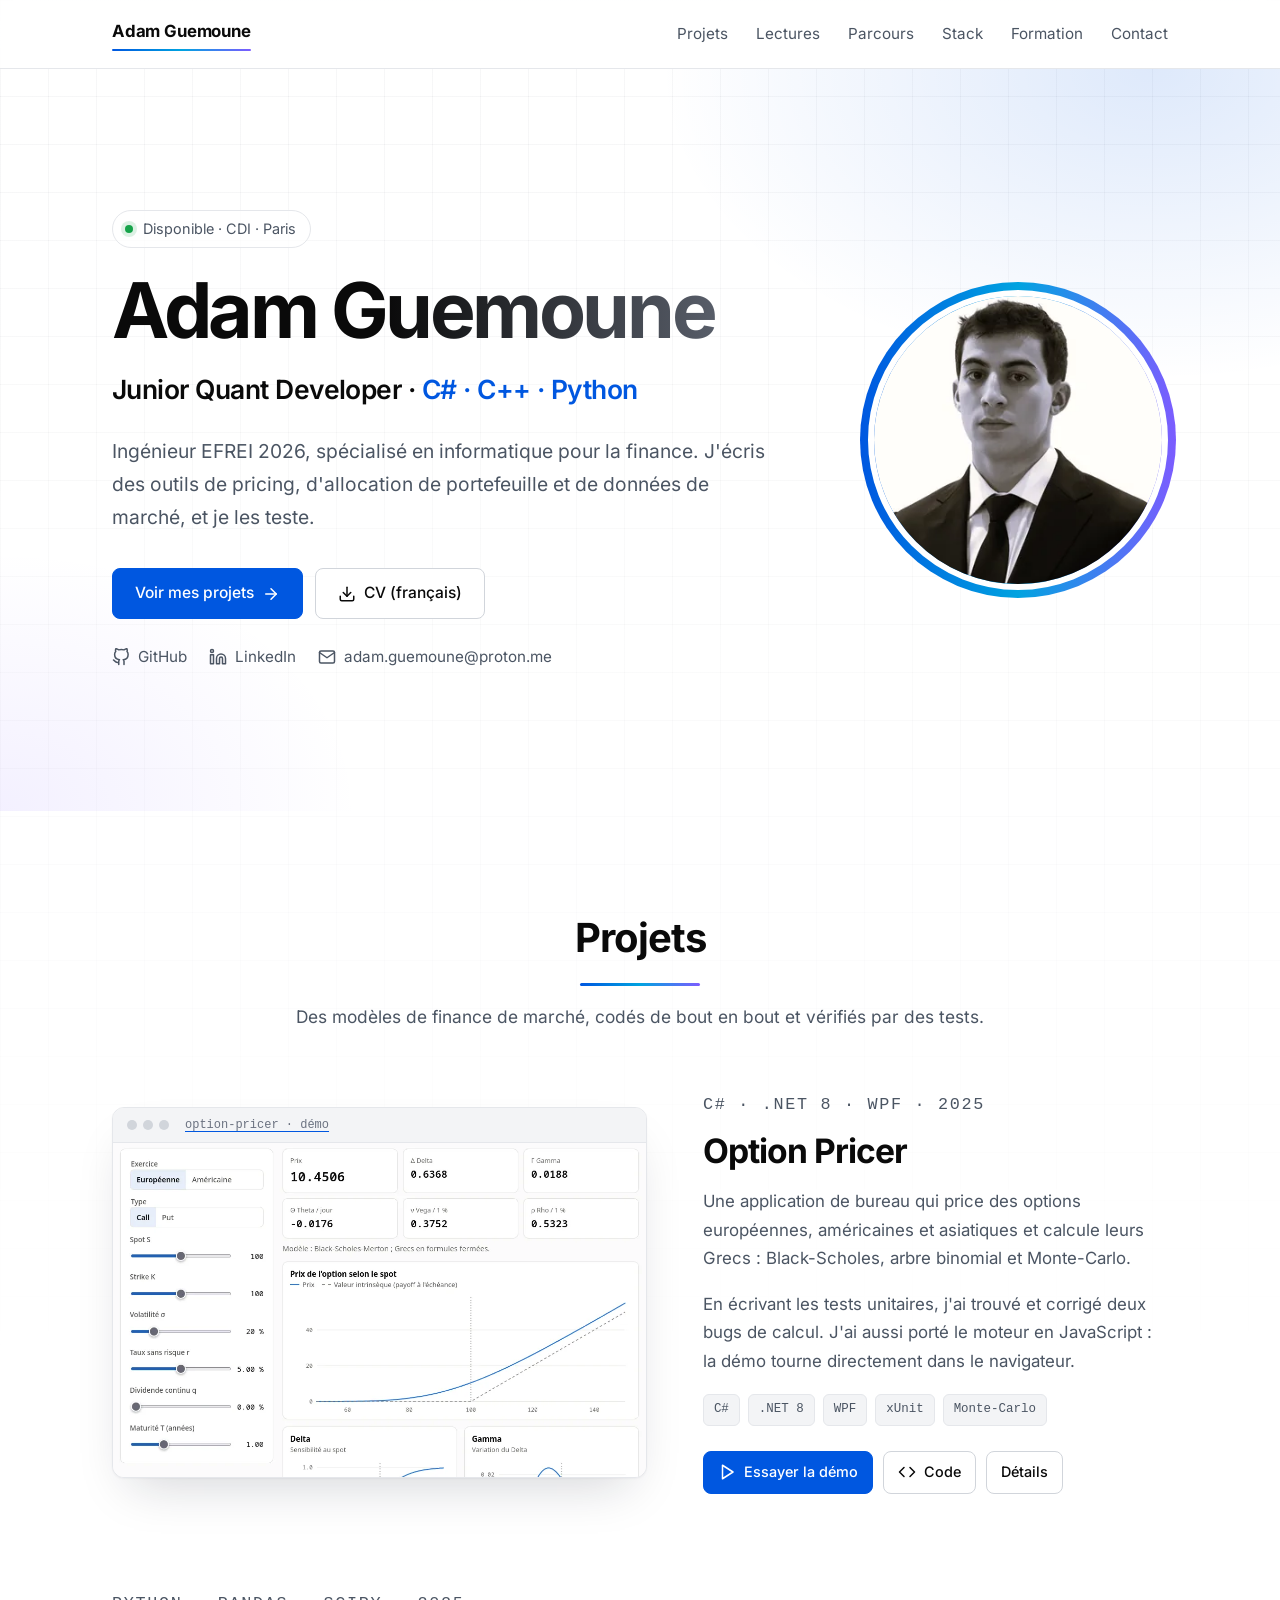
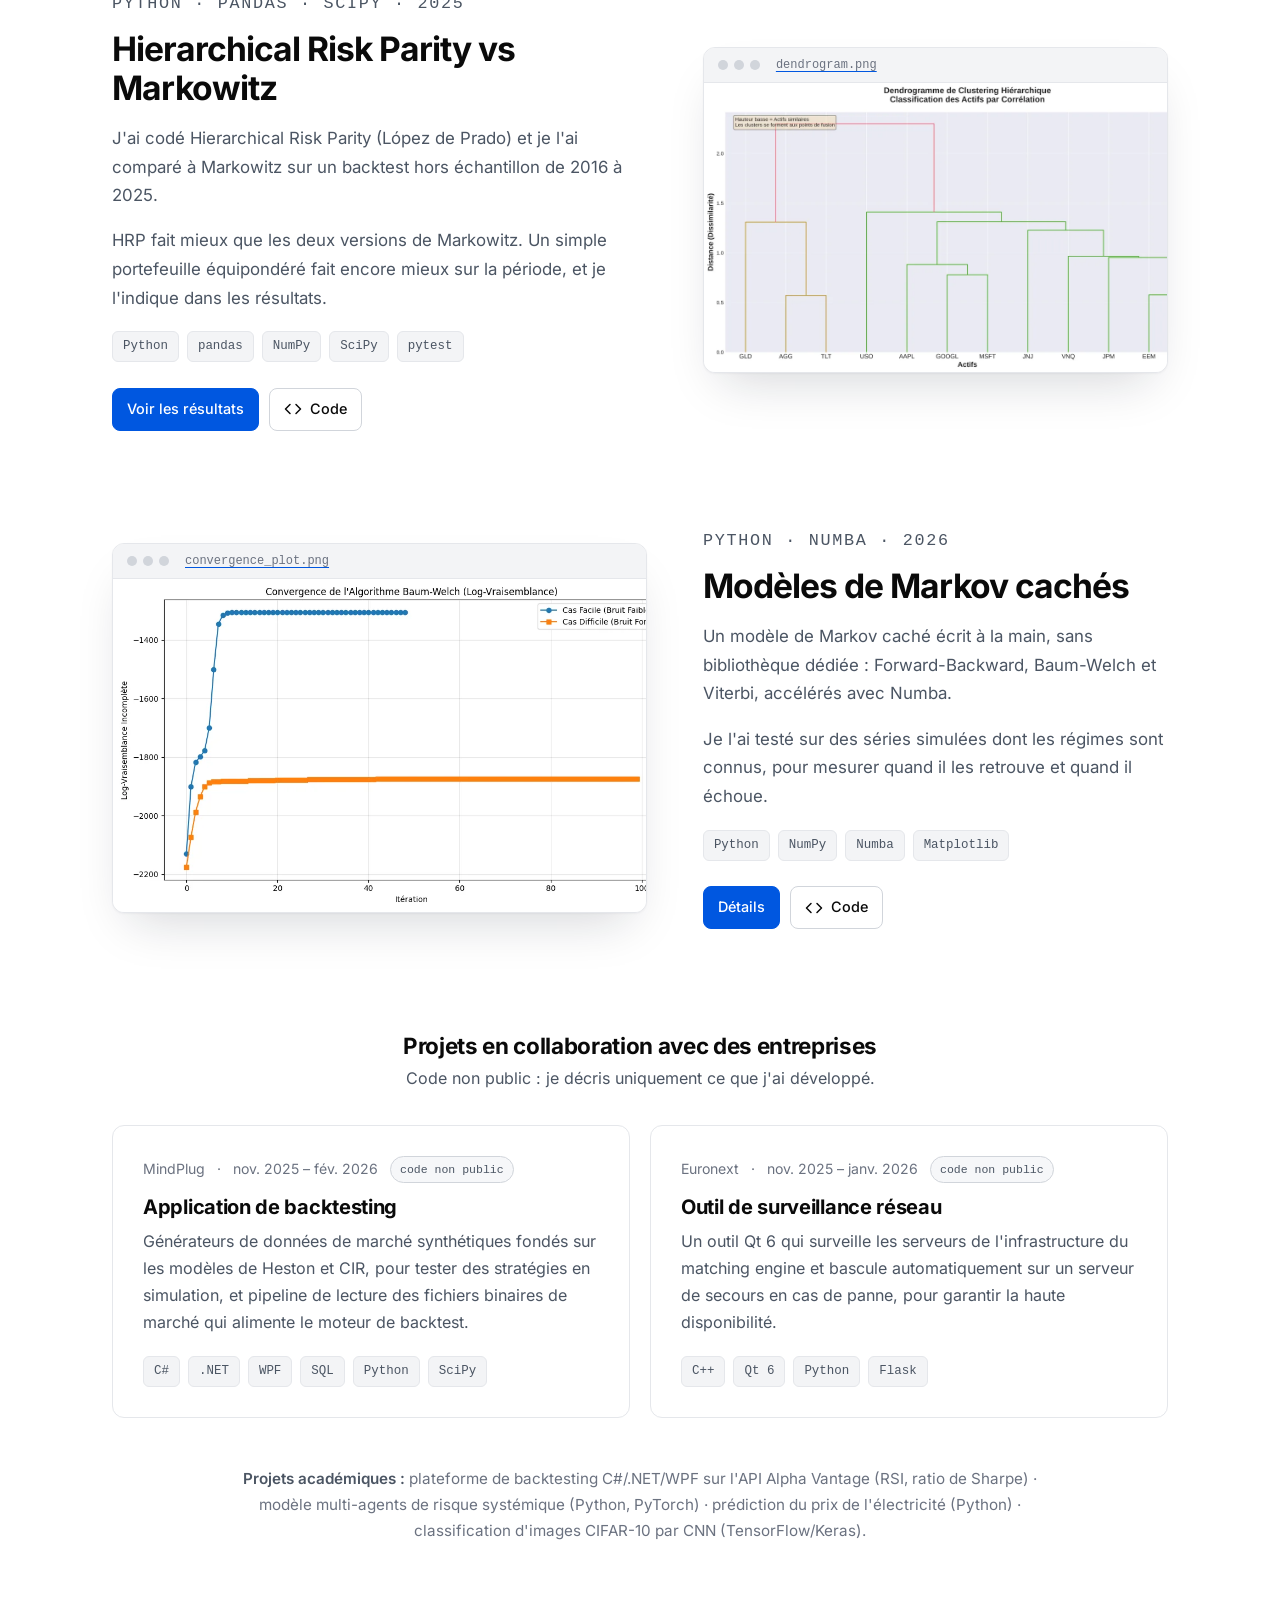
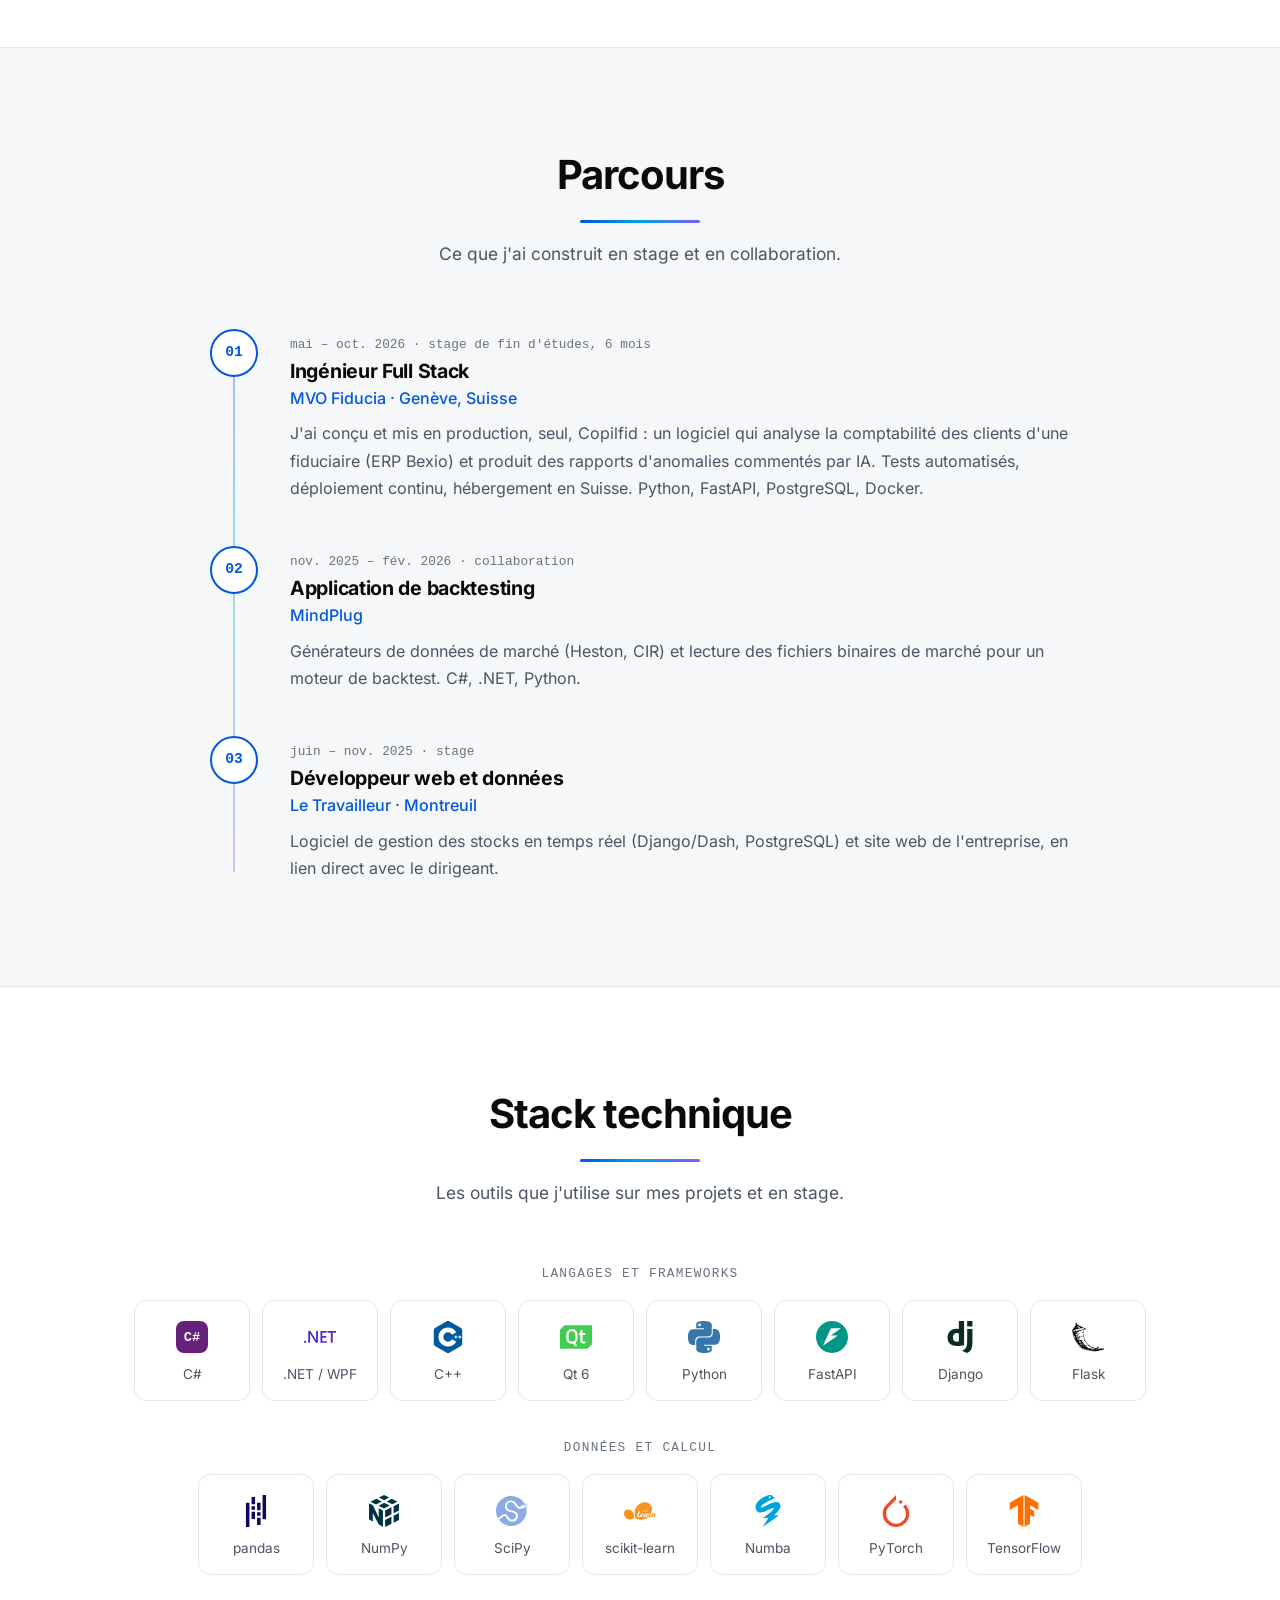
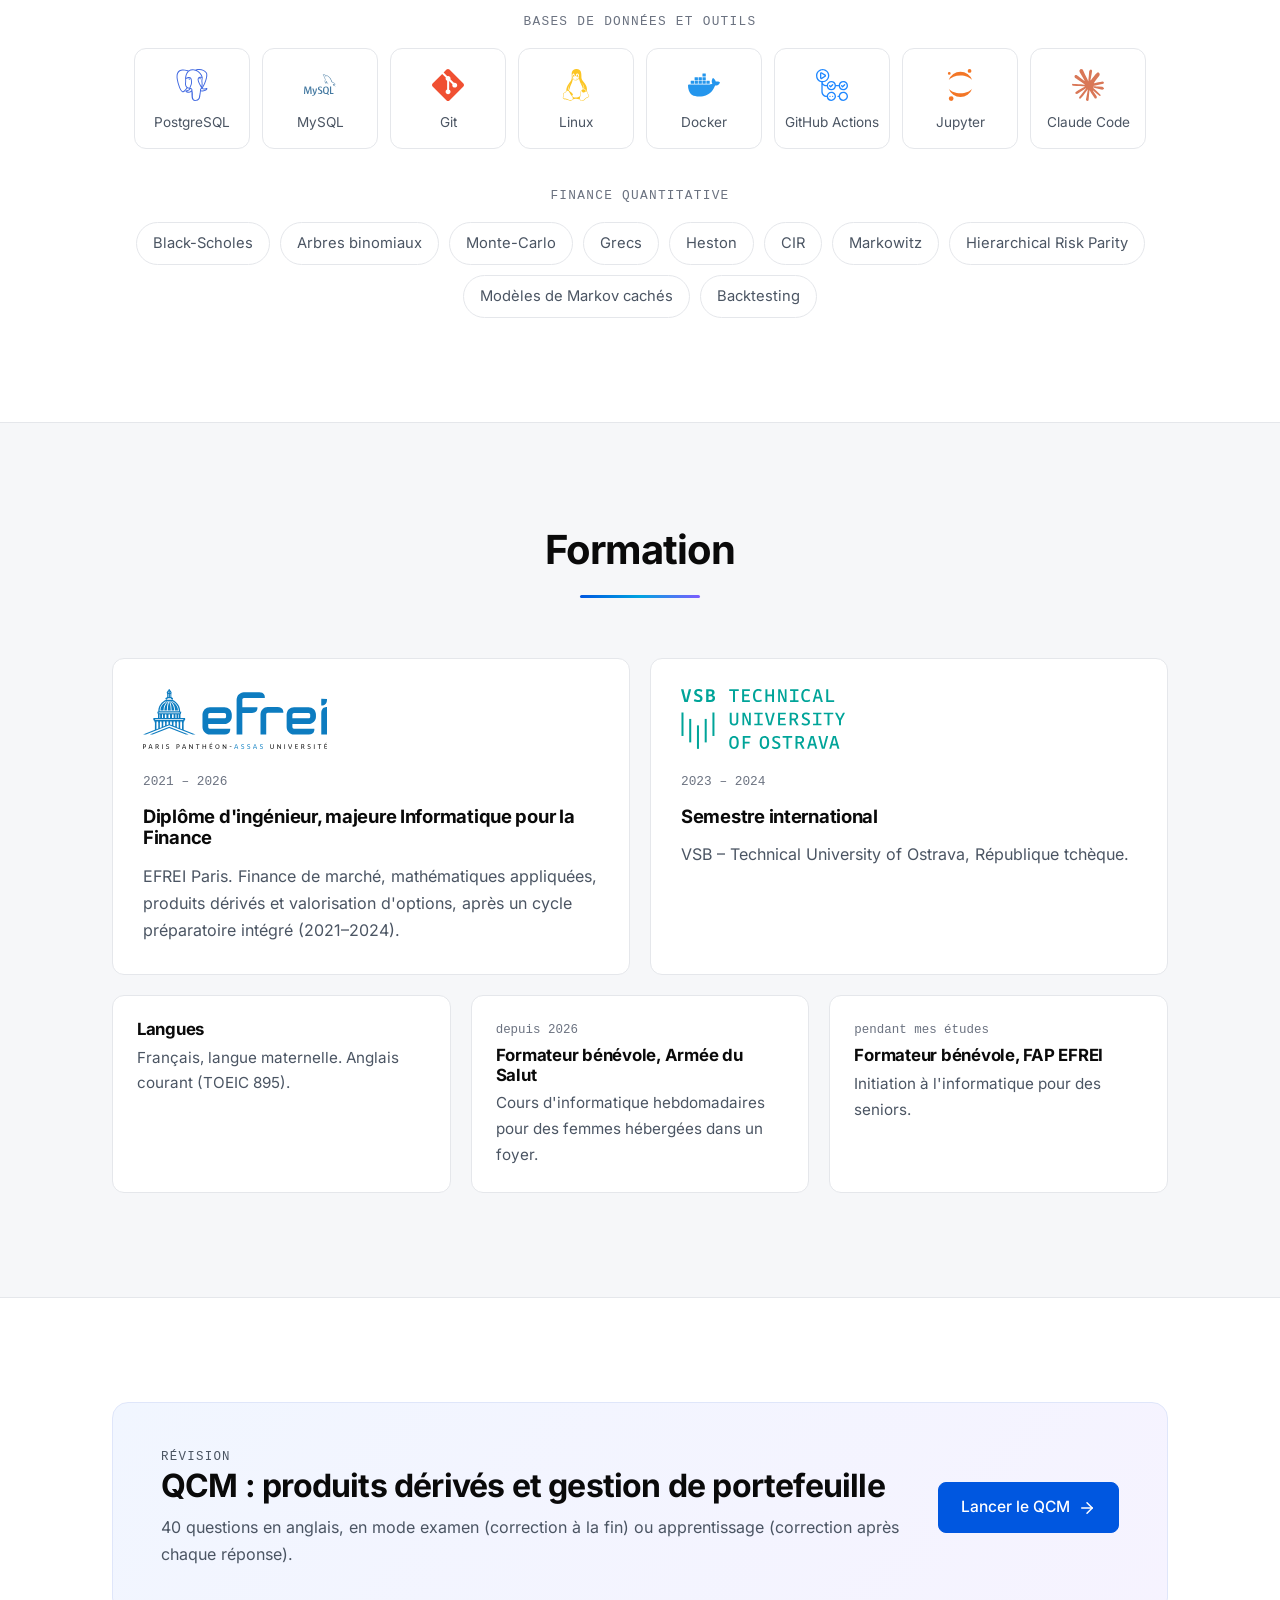
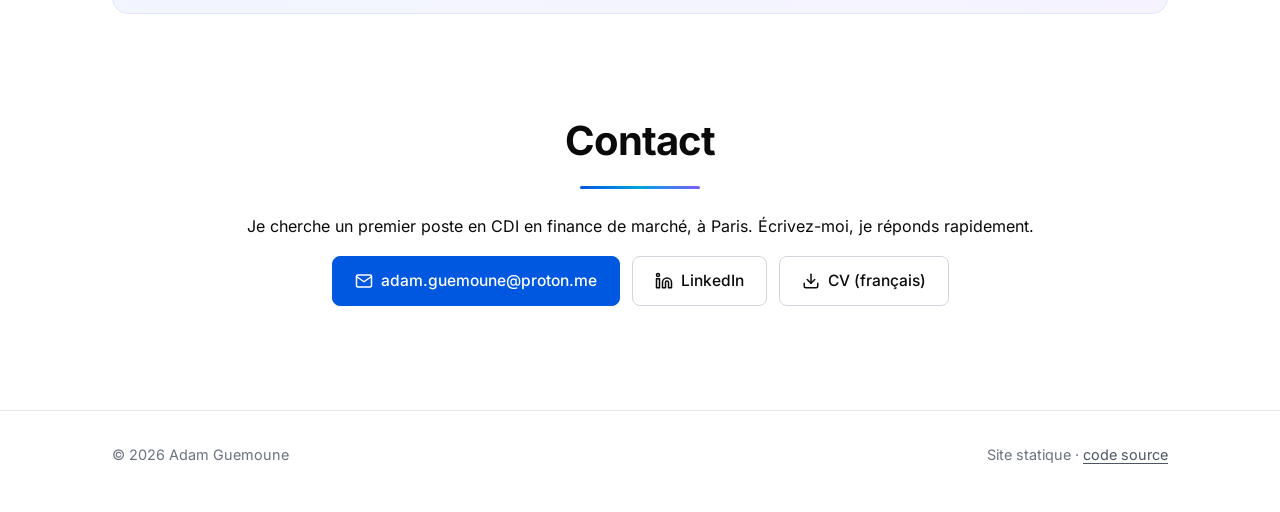
<file: index.html>
<!doctype html>
<html lang="fr">
<head>
  <meta charset="utf-8">
  <meta name="viewport" content="width=device-width, initial-scale=1">
  <title>Adam Guemoune – Junior Quant Developer (C# · C++ · Python)</title>
  <meta name="description" content="Portfolio d'Adam Guemoune, ingénieur EFREI 2026 en informatique pour la finance : pricer d'options en C#, allocation HRP vs Markowitz, modèles de Markov cachés. Code, démos et résultats.">
  <meta name="author" content="Adam Guemoune">
  <link rel="canonical" href="https://adamyv.github.io/">
  <meta name="theme-color" content="#ffffff">

  <meta property="og:type" content="website">
  <meta property="og:locale" content="fr_FR">
  <meta property="og:url" content="https://adamyv.github.io/">
  <meta property="og:title" content="Adam Guemoune – Junior Quant Developer">
  <meta property="og:description" content="Pricer d'options en C#, allocation HRP vs Markowitz, modèles de Markov cachés : code, démos et résultats.">
  <meta property="og:image" content="https://adamyv.github.io/assets/img/og-image.png">
  <meta property="og:image:width" content="1200">
  <meta property="og:image:height" content="630">
  <meta property="og:image:alt" content="Adam Guemoune, Junior Quant Developer, C#, C++, Python">
  <meta name="twitter:card" content="summary_large_image">

  <link rel="icon" href="data:image/svg+xml,%3Csvg xmlns='http://www.w3.org/2000/svg' viewBox='0 0 32 32'%3E%3Crect width='32' height='32' rx='6' fill='%230057e0'/%3E%3Ctext x='16' y='22' font-family='monospace' font-size='15' font-weight='700' fill='white' text-anchor='middle'%3EAG%3C/text%3E%3C/svg%3E">
  <link rel="preload" href="assets/fonts/inter-latin-wght-normal.woff2" as="font" type="font/woff2" crossorigin>
  <script>document.documentElement.classList.add("js")</script>
  <link rel="stylesheet" href="assets/css/style.css">

  <script type="application/ld+json">
  {
    "@context": "https://schema.org",
    "@type": "Person",
    "name": "Adam Guemoune",
    "jobTitle": "Junior Quant Developer",
    "url": "https://adamyv.github.io/",
    "email": "mailto:adam.guemoune@proton.me",
    "alumniOf": "EFREI Paris",
    "sameAs": ["https://github.com/AdamYv", "https://www.linkedin.com/in/adam-guemoune-b5b1a6208"]
  }
  </script>
</head>
<body>
  <svg width="0" height="0" style="position:absolute" aria-hidden="true">
    <symbol id="i-github" viewBox="0 0 24 24" fill="none" stroke="currentColor" stroke-width="2" stroke-linecap="round" stroke-linejoin="round"><path d="M9 19c-5 1.5-5-2.5-7-3m14 6v-3.87a3.37 3.37 0 0 0-.94-2.61c3.14-.35 6.44-1.54 6.44-7A5.44 5.44 0 0 0 20 4.77 5.07 5.07 0 0 0 19.91 1S18.73.65 16 2.48a13.38 13.38 0 0 0-7 0C6.27.65 5.09 1 5.09 1A5.07 5.07 0 0 0 5 4.77a5.44 5.44 0 0 0-1.5 3.78c0 5.42 3.3 6.61 6.44 7A3.37 3.37 0 0 0 9 18.13V22"/></symbol>
    <symbol id="i-linkedin" viewBox="0 0 24 24" fill="none" stroke="currentColor" stroke-width="2" stroke-linecap="round" stroke-linejoin="round"><path d="M16 8a6 6 0 0 1 6 6v7h-4v-7a2 2 0 0 0-4 0v7h-4v-7a6 6 0 0 1 6-6z"/><rect x="2" y="9" width="4" height="12"/><circle cx="4" cy="4" r="2"/></symbol>
    <symbol id="i-mail" viewBox="0 0 24 24" fill="none" stroke="currentColor" stroke-width="2" stroke-linecap="round" stroke-linejoin="round"><path d="M4 4h16c1.1 0 2 .9 2 2v12c0 1.1-.9 2-2 2H4c-1.1 0-2-.9-2-2V6c0-1.1.9-2 2-2z"/><polyline points="22,6 12,13 2,6"/></symbol>
    <symbol id="i-download" viewBox="0 0 24 24" fill="none" stroke="currentColor" stroke-width="2" stroke-linecap="round" stroke-linejoin="round"><path d="M21 15v4a2 2 0 0 1-2 2H5a2 2 0 0 1-2-2v-4"/><polyline points="7 10 12 15 17 10"/><line x1="12" y1="15" x2="12" y2="3"/></symbol>
    <symbol id="i-code" viewBox="0 0 24 24" fill="none" stroke="currentColor" stroke-width="2" stroke-linecap="round" stroke-linejoin="round"><polyline points="16 18 22 12 16 6"/><polyline points="8 6 2 12 8 18"/></symbol>
    <symbol id="i-play" viewBox="0 0 24 24" fill="none" stroke="currentColor" stroke-width="2" stroke-linecap="round" stroke-linejoin="round"><polygon points="6 3 20 12 6 21 6 3"/></symbol>
    <symbol id="i-arrow" viewBox="0 0 24 24" fill="none" stroke="currentColor" stroke-width="2" stroke-linecap="round" stroke-linejoin="round"><line x1="5" y1="12" x2="19" y2="12"/><polyline points="12 5 19 12 12 19"/></symbol>
  </svg>

  <a class="skip-link" href="#contenu">Aller au contenu</a>

  <header class="site-header">
    <div class="container">
      <a class="brand" href="#top">Adam Guemoune</a>
      <nav class="nav" aria-label="Navigation principale">
        <a href="#projets">Projets</a>
        <a class="nav-wide" href="lectures/">Lectures</a>
        <a class="nav-wide" href="#parcours">Parcours</a>
        <a class="nav-optional" href="#stack">Stack</a>
        <a class="nav-optional" href="#formation">Formation</a>
        <a href="#contact">Contact</a>
      </nav>
    </div>
  </header>

  <main id="contenu">
    <!-- ================= En-tête ================= -->
    <section class="hero" id="top">
      <div class="container hero-inner">
        <div>
          <p class="hero-kicker">Disponible · CDI · Paris</p>
          <h1>Adam Guemoune</h1>
          <p class="role">Junior Quant Developer · <span>C# · C++ · Python</span></p>
          <p class="pitch">Ingénieur EFREI 2026, spécialisé en informatique pour la finance. J'écris des outils de pricing, d'allocation de portefeuille et de données de marché, et je les teste.</p>
          <div class="hero-actions">
            <a class="btn btn-primary" href="#projets">Voir mes projets <svg aria-hidden="true"><use href="#i-arrow"/></svg></a>
            <a class="btn" href="cv/Adam_Guemoune_CV.pdf" download><svg aria-hidden="true"><use href="#i-download"/></svg>CV (français)</a>
          </div>
          <div class="hero-links">
            <a href="https://github.com/AdamYv"><svg aria-hidden="true"><use href="#i-github"/></svg>GitHub</a>
            <a href="https://www.linkedin.com/in/adam-guemoune-b5b1a6208"><svg aria-hidden="true"><use href="#i-linkedin"/></svg>LinkedIn</a>
            <a href="mailto:adam.guemoune@proton.me"><svg aria-hidden="true"><use href="#i-mail"/></svg>adam.guemoune@proton.me</a>
          </div>
        </div>
        <picture class="portrait">
          <source type="image/webp" srcset="assets/img/adam-320.webp 320w, assets/img/adam-640.webp 640w" sizes="(min-width: 900px) 300px, 190px">
          <img src="assets/img/adam-320.jpg" width="300" height="300" alt="Portrait d'Adam Guemoune">
        </picture>
      </div>
    </section>

    <!-- ================= Projets ================= -->
    <section class="section" id="projets" aria-labelledby="projets-titre">
      <div class="container">
        <div class="section-title reveal">
          <h2 id="projets-titre">Projets</h2>
          <p>Des modèles de finance de marché, codés de bout en bout et vérifiés par des tests.</p>
        </div>

        <article class="project reveal">
          <a class="project-media" href="projets/option-pricer.html#demo" aria-label="Ouvrir la démo du pricer d'options">
            <div class="window-bar" aria-hidden="true"><span></span><span></span><span></span><em>option-pricer · démo</em></div>
            <img src="assets/img/shot-pricer-demo-light.webp" width="1044" height="836" loading="lazy" alt="Démo du pricer : curseurs des paramètres, prix et Grecs d'un call, courbe du prix selon le spot.">
          </a>
          <div class="project-body">
            <p class="eyebrow">C# · .NET 8 · WPF · 2025</p>
            <h3>Option Pricer</h3>
            <p>Une application de bureau qui price des options européennes, américaines et asiatiques et calcule leurs Grecs : Black-Scholes, arbre binomial et Monte-Carlo.</p>
            <p>En écrivant les tests unitaires, j'ai trouvé et corrigé deux bugs de calcul. J'ai aussi porté le moteur en JavaScript : la démo tourne directement dans le navigateur.</p>
            <ul class="tags" aria-label="Technologies"><li>C#</li><li>.NET 8</li><li>WPF</li><li>xUnit</li><li>Monte-Carlo</li></ul>
            <div class="project-links">
              <a class="btn btn-primary btn-sm" href="projets/option-pricer.html#demo"><svg aria-hidden="true"><use href="#i-play"/></svg>Essayer la démo</a>
              <a class="btn btn-sm" href="https://github.com/AdamYv/Option-Pricer"><svg aria-hidden="true"><use href="#i-code"/></svg>Code</a>
              <a class="btn btn-sm" href="projets/option-pricer.html">Détails</a>
            </div>
          </div>
        </article>

        <article class="project flip reveal">
          <a class="project-media" href="projets/hrp.html" aria-label="Voir le projet HRP vs Markowitz">
            <div class="window-bar" aria-hidden="true"><span></span><span></span><span></span><em>dendrogram.png</em></div>
            <img src="assets/img/shot-hrp-dendrogram.webp" width="1200" height="682" loading="lazy" alt="Dendrogramme du clustering hiérarchique de 12 actifs : obligations, or, actions technologiques et marchés internationaux regroupés par corrélation.">
          </a>
          <div class="project-body">
            <p class="eyebrow">Python · pandas · SciPy · 2025</p>
            <h3>Hierarchical Risk Parity vs Markowitz</h3>
            <p>J'ai codé Hierarchical Risk Parity (López de Prado) et je l'ai comparé à Markowitz sur un backtest hors échantillon de 2016 à 2025.</p>
            <p>HRP fait mieux que les deux versions de Markowitz. Un simple portefeuille équipondéré fait encore mieux sur la période, et je l'indique dans les résultats.</p>
            <ul class="tags" aria-label="Technologies"><li>Python</li><li>pandas</li><li>NumPy</li><li>SciPy</li><li>pytest</li></ul>
            <div class="project-links">
              <a class="btn btn-primary btn-sm" href="projets/hrp.html">Voir les résultats</a>
              <a class="btn btn-sm" href="https://github.com/AdamYv/Hierarchical-Clustering-Asset"><svg aria-hidden="true"><use href="#i-code"/></svg>Code</a>
            </div>
          </div>
        </article>

        <article class="project reveal">
          <a class="project-media" href="projets/hmm.html" aria-label="Voir le projet HMM">
            <div class="window-bar" aria-hidden="true"><span></span><span></span><span></span><em>convergence_plot.png</em></div>
            <img src="assets/img/hmm-convergence.webp" width="1000" height="600" loading="lazy" alt="Convergence de l'algorithme de Baum-Welch : la log-vraisemblance se stabilise en une dizaine d'itérations.">
          </a>
          <div class="project-body">
            <p class="eyebrow">Python · Numba · 2026</p>
            <h3>Modèles de Markov cachés</h3>
            <p>Un modèle de Markov caché écrit à la main, sans bibliothèque dédiée : Forward-Backward, Baum-Welch et Viterbi, accélérés avec Numba.</p>
            <p>Je l'ai testé sur des séries simulées dont les régimes sont connus, pour mesurer quand il les retrouve et quand il échoue.</p>
            <ul class="tags" aria-label="Technologies"><li>Python</li><li>NumPy</li><li>Numba</li><li>Matplotlib</li></ul>
            <div class="project-links">
              <a class="btn btn-primary btn-sm" href="projets/hmm.html">Détails</a>
              <a class="btn btn-sm" href="https://github.com/AdamYv/HMM"><svg aria-hidden="true"><use href="#i-code"/></svg>Code</a>
            </div>
          </div>
        </article>

        <div class="collabs-title reveal">
          <h3>Projets en collaboration avec des entreprises</h3>
          <p>Code non public : je décris uniquement ce que j'ai développé.</p>
        </div>
        <div class="collabs">
          <article class="collab reveal">
            <p class="meta"><span>MindPlug</span><span>·</span><span>nov. 2025 – fév. 2026</span><span class="badge">code non public</span></p>
            <h3>Application de backtesting</h3>
            <p>Générateurs de données de marché synthétiques fondés sur les modèles de Heston et CIR, pour tester des stratégies en simulation, et pipeline de lecture des fichiers binaires de marché qui alimente le moteur de backtest.</p>
            <ul class="tags" aria-label="Technologies"><li>C#</li><li>.NET</li><li>WPF</li><li>SQL</li><li>Python</li><li>SciPy</li></ul>
          </article>
          <article class="collab reveal">
            <p class="meta"><span>Euronext</span><span>·</span><span>nov. 2025 – janv. 2026</span><span class="badge">code non public</span></p>
            <h3>Outil de surveillance réseau</h3>
            <p>Un outil Qt 6 qui surveille les serveurs de l'infrastructure du matching engine et bascule automatiquement sur un serveur de secours en cas de panne, pour garantir la haute disponibilité.</p>
            <ul class="tags" aria-label="Technologies"><li>C++</li><li>Qt 6</li><li>Python</li><li>Flask</li></ul>
          </article>
        </div>

        <p class="academic reveal"><strong>Projets académiques :</strong> plateforme de backtesting C#/.NET/WPF sur l'API Alpha Vantage (RSI, ratio de Sharpe) · modèle multi-agents de risque systémique (Python, PyTorch) · prédiction du prix de l'électricité (Python) · classification d'images CIFAR-10 par CNN (TensorFlow/Keras).</p>
      </div>
    </section>

    <!-- ================= Parcours ================= -->
    <section class="section section-alt" id="parcours" aria-labelledby="parcours-titre">
      <div class="container">
        <div class="section-title reveal">
          <h2 id="parcours-titre">Parcours</h2>
          <p>Ce que j'ai construit en stage et en collaboration.</p>
        </div>
        <ol class="timeline">
          <li class="reveal">
            <span class="step" aria-hidden="true">01</span>
            <span class="when">mai – oct. 2026 · stage de fin d'études, 6 mois</span>
            <h3>Ingénieur Full Stack</h3>
            <p class="where">MVO Fiducia · Genève, Suisse</p>
            <p>J'ai conçu et mis en production, seul, Copilfid : un logiciel qui analyse la comptabilité des clients d'une fiduciaire (ERP Bexio) et produit des rapports d'anomalies commentés par IA. Tests automatisés, déploiement continu, hébergement en Suisse. Python, FastAPI, PostgreSQL, Docker.</p>
          </li>
          <li class="reveal">
            <span class="step" aria-hidden="true">02</span>
            <span class="when">nov. 2025 – fév. 2026 · collaboration</span>
            <h3>Application de backtesting</h3>
            <p class="where">MindPlug</p>
            <p>Générateurs de données de marché (Heston, CIR) et lecture des fichiers binaires de marché pour un moteur de backtest. C#, .NET, Python.</p>
          </li>
          <li class="reveal">
            <span class="step" aria-hidden="true">03</span>
            <span class="when">juin – nov. 2025 · stage</span>
            <h3>Développeur web et données</h3>
            <p class="where">Le Travailleur · Montreuil</p>
            <p>Logiciel de gestion des stocks en temps réel (Django/Dash, PostgreSQL) et site web de l'entreprise, en lien direct avec le dirigeant.</p>
          </li>
        </ol>
      </div>
    </section>

    <!-- ================= Stack ================= -->
    <section class="section" id="stack" aria-labelledby="stack-titre">
      <div class="container">
        <div class="section-title reveal">
          <h2 id="stack-titre">Stack technique</h2>
          <p>Les outils que j'utilise sur mes projets et en stage.</p>
        </div>

        <div class="stack-group reveal">
          <h3>Langages et frameworks</h3>
          <ul class="logo-grid">
            <li><span class="mono-logo" aria-hidden="true">C#</span>C#</li>
            <li><img src="assets/logos/dotnet.svg" alt="" width="32" height="32">.NET / WPF</li>
            <li><img src="assets/logos/cplusplus.svg" alt="" width="32" height="32">C++</li>
            <li><img src="assets/logos/qt.svg" alt="" width="32" height="32">Qt 6</li>
            <li><img src="assets/logos/python.svg" alt="" width="32" height="32">Python</li>
            <li><img src="assets/logos/fastapi.svg" alt="" width="32" height="32">FastAPI</li>
            <li><img src="assets/logos/django.svg" alt="" width="32" height="32">Django</li>
            <li><img src="assets/logos/flask.svg" alt="" width="32" height="32">Flask</li>
          </ul>
        </div>

        <div class="stack-group reveal">
          <h3>Données et calcul</h3>
          <ul class="logo-grid">
            <li><img src="assets/logos/pandas.svg" alt="" width="32" height="32">pandas</li>
            <li><img src="assets/logos/numpy.svg" alt="" width="32" height="32">NumPy</li>
            <li><img src="assets/logos/scipy.svg" alt="" width="32" height="32">SciPy</li>
            <li><img src="assets/logos/scikitlearn.svg" alt="" width="32" height="32">scikit-learn</li>
            <li><img src="assets/logos/numba.svg" alt="" width="32" height="32">Numba</li>
            <li><img src="assets/logos/pytorch.svg" alt="" width="32" height="32">PyTorch</li>
            <li><img src="assets/logos/tensorflow.svg" alt="" width="32" height="32">TensorFlow</li>
          </ul>
        </div>

        <div class="stack-group reveal">
          <h3>Bases de données et outils</h3>
          <ul class="logo-grid">
            <li><img src="assets/logos/postgresql.svg" alt="" width="32" height="32">PostgreSQL</li>
            <li><img src="assets/logos/mysql.svg" alt="" width="32" height="32">MySQL</li>
            <li><img src="assets/logos/git.svg" alt="" width="32" height="32">Git</li>
            <li><img src="assets/logos/linux.svg" alt="" width="32" height="32">Linux</li>
            <li><img src="assets/logos/docker.svg" alt="" width="32" height="32">Docker</li>
            <li><img src="assets/logos/githubactions.svg" alt="" width="32" height="32">GitHub Actions</li>
            <li><img src="assets/logos/jupyter.svg" alt="" width="32" height="32">Jupyter</li>
            <li><img src="assets/logos/claude.svg" alt="" width="32" height="32">Claude Code</li>
          </ul>
        </div>

        <div class="stack-group reveal">
          <h3>Finance quantitative</h3>
          <ul class="chips">
            <li>Black-Scholes</li><li>Arbres binomiaux</li><li>Monte-Carlo</li><li>Grecs</li><li>Heston</li><li>CIR</li><li>Markowitz</li><li>Hierarchical Risk Parity</li><li>Modèles de Markov cachés</li><li>Backtesting</li>
          </ul>
        </div>
      </div>
    </section>

    <!-- ================= Formation ================= -->
    <section class="section section-alt" id="formation" aria-labelledby="formation-titre">
      <div class="container">
        <div class="section-title reveal">
          <h2 id="formation-titre">Formation</h2>
        </div>
        <div class="schools">
          <article class="school reveal">
            <img class="school-logo" src="assets/logos/efrei.svg" width="200" height="65" alt="Logo de l'EFREI Paris">
            <span class="when">2021 – 2026</span>
            <h3>Diplôme d'ingénieur, majeure Informatique pour la Finance</h3>
            <p>EFREI Paris. Finance de marché, mathématiques appliquées, produits dérivés et valorisation d'options, après un cycle préparatoire intégré (2021–2024).</p>
          </article>
          <article class="school reveal">
            <img class="school-logo" src="assets/logos/vsb.svg" width="164" height="60" alt="Logo de la VSB – Technical University of Ostrava">
            <span class="when">2023 – 2024</span>
            <h3>Semestre international</h3>
            <p>VSB – Technical University of Ostrava, République tchèque.</p>
          </article>
        </div>
        <div class="extras">
          <article class="extra reveal">
            <h3>Langues</h3>
            <p>Français, langue maternelle. Anglais courant (TOEIC 895).</p>
          </article>
          <article class="extra reveal">
            <span class="when">depuis 2026</span>
            <h3>Formateur bénévole, Armée du Salut</h3>
            <p>Cours d'informatique hebdomadaires pour des femmes hébergées dans un foyer.</p>
          </article>
          <article class="extra reveal">
            <span class="when">pendant mes études</span>
            <h3>Formateur bénévole, FAP EFREI</h3>
            <p>Initiation à l'informatique pour des seniors.</p>
          </article>
        </div>
      </div>
    </section>

    <!-- ================= QCM ================= -->
    <section class="section" id="qcm" aria-labelledby="qcm-titre" style="padding-bottom:0">
      <div class="container">
        <div class="banner reveal">
          <div>
            <p class="eyebrow">Révision</p>
            <h2 id="qcm-titre">QCM : produits dérivés et gestion de portefeuille</h2>
            <p>40 questions en anglais, en mode examen (correction à la fin) ou apprentissage (correction après chaque réponse).</p>
          </div>
          <a class="btn btn-primary" href="qcm/">Lancer le QCM <svg aria-hidden="true"><use href="#i-arrow"/></svg></a>
        </div>
      </div>
    </section>

    <!-- ================= Contact ================= -->
    <section class="section contact" id="contact" aria-labelledby="contact-titre">
      <div class="container reveal">
        <div class="section-title" style="margin-bottom:24px">
          <h2 id="contact-titre">Contact</h2>
        </div>
        <p>Je cherche un premier poste en CDI en finance de marché, à Paris. Écrivez-moi, je réponds rapidement.</p>
        <div class="hero-actions">
          <a class="btn btn-primary" href="mailto:adam.guemoune@proton.me"><svg aria-hidden="true"><use href="#i-mail"/></svg>adam.guemoune@proton.me</a>
          <a class="btn" href="https://www.linkedin.com/in/adam-guemoune-b5b1a6208"><svg aria-hidden="true"><use href="#i-linkedin"/></svg>LinkedIn</a>
          <a class="btn" href="cv/Adam_Guemoune_CV.pdf" download><svg aria-hidden="true"><use href="#i-download"/></svg>CV (français)</a>
        </div>
      </div>
    </section>
  </main>

  <footer class="site-footer">
    <div class="container">
      <span>© 2026 Adam Guemoune</span>
      <span>Site statique · <a href="https://github.com/AdamYv/AdamYv.github.io">code source</a></span>
    </div>
  </footer>

  <script src="assets/js/main.js" defer></script>
</body>
</html>
</file>
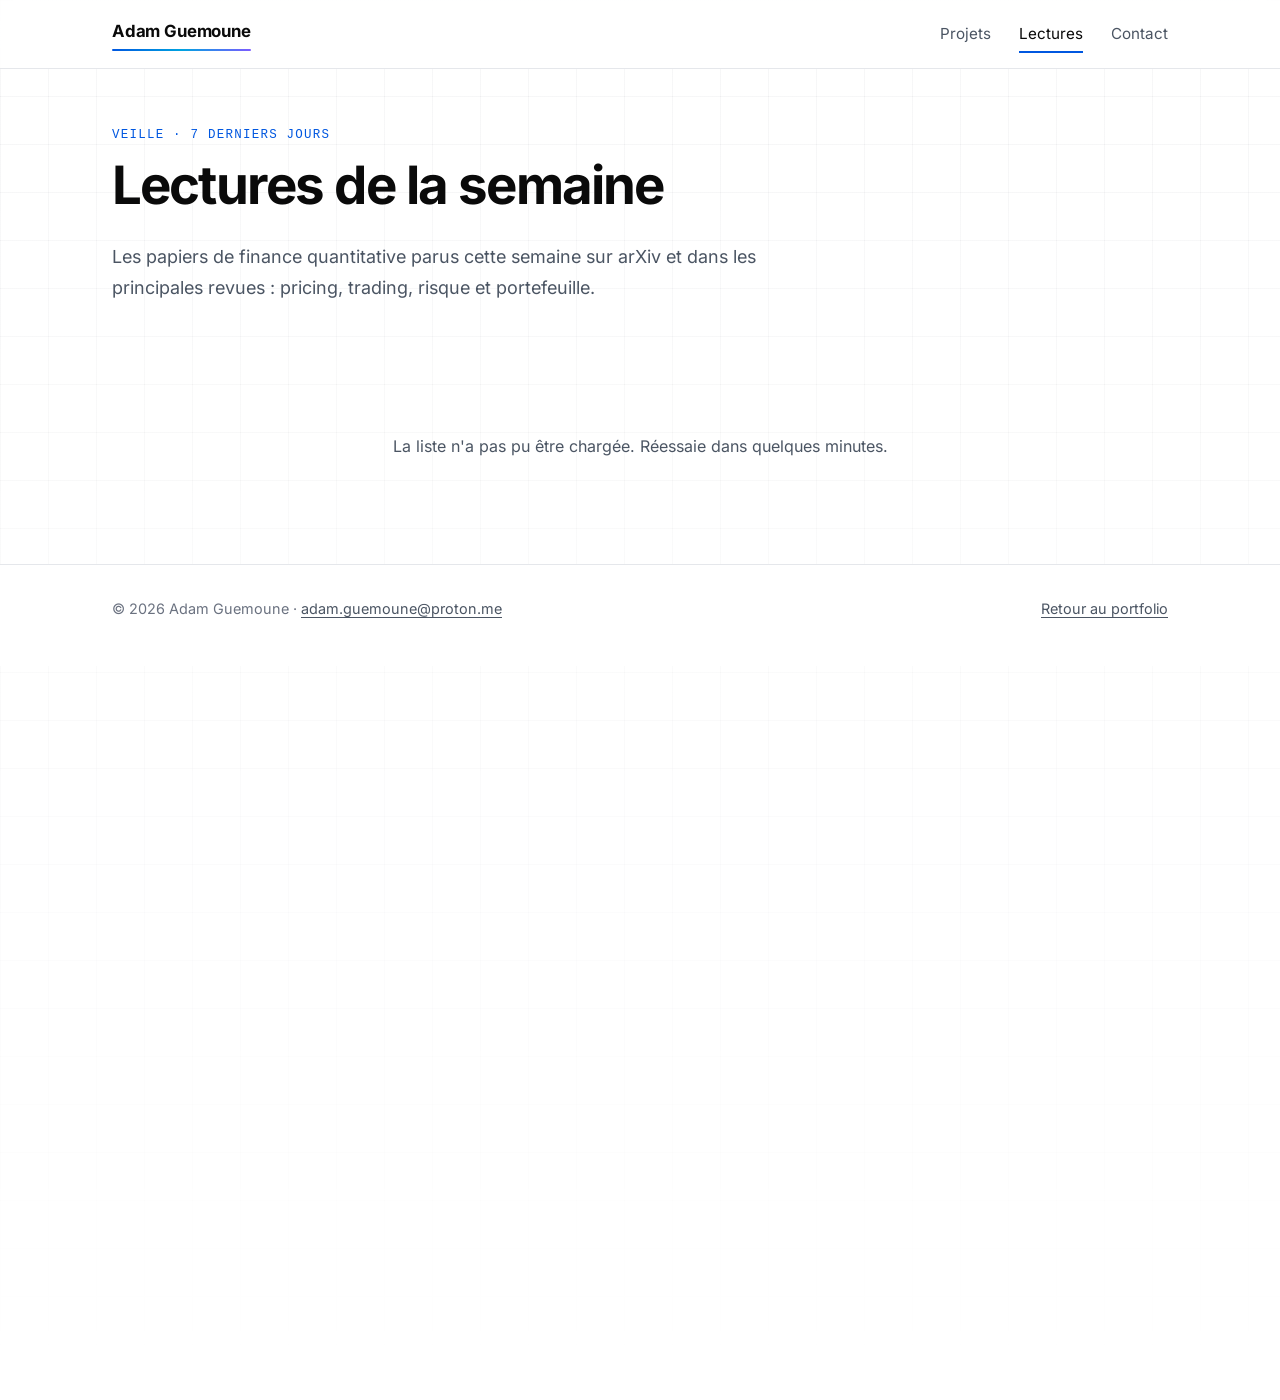
<file: lectures/index.html>
<!doctype html>
<html lang="fr">
<head>
  <meta charset="utf-8">
  <meta name="viewport" content="width=device-width, initial-scale=1">
  <title>Lectures de la semaine | Adam Guemoune</title>
  <meta name="description" content="Les papiers de recherche en finance quantitative parus ces 7 derniers jours : pricing, trading, risque et portefeuille.">
  <link rel="canonical" href="https://adamyv.github.io/lectures/">
  <meta property="og:type" content="website">
  <meta property="og:locale" content="fr_FR">
  <meta property="og:url" content="https://adamyv.github.io/lectures/">
  <meta property="og:title" content="Lectures de la semaine – Adam Guemoune">
  <meta property="og:description" content="Les papiers de recherche en finance quantitative parus ces 7 derniers jours.">
  <meta property="og:image" content="https://adamyv.github.io/assets/img/og-image.png">
  <meta name="twitter:card" content="summary_large_image">
  <link rel="icon" href="data:image/svg+xml,%3Csvg xmlns='http://www.w3.org/2000/svg' viewBox='0 0 32 32'%3E%3Crect width='32' height='32' rx='6' fill='%230057e0'/%3E%3Ctext x='16' y='22' font-family='monospace' font-size='15' font-weight='700' fill='white' text-anchor='middle'%3EAG%3C/text%3E%3C/svg%3E">
  <link rel="preload" href="../assets/fonts/inter-latin-wght-normal.woff2" as="font" type="font/woff2" crossorigin>
  <script>document.documentElement.classList.add("js")</script>
  <meta name="theme-color" content="#ffffff">
  <link rel="stylesheet" href="../assets/css/style.css">
</head>
<body>
  <a class="skip-link" href="#contenu">Aller au contenu</a>
  <header class="site-header">
    <div class="container">
      <a class="brand" href="../">Adam Guemoune</a>
      <nav class="nav" aria-label="Navigation principale">
        <a href="../#projets">Projets</a>
        <a href="./" aria-current="page">Lectures</a>
        <a class="nav-wide" href="../#contact">Contact</a>
      </nav>
    </div>
  </header>

  <main id="contenu">
    <div class="container page-head">
      <p class="eyebrow">Veille · 7 derniers jours</p>
      <h1>Lectures de la semaine</h1>
      <p class="lead">Les papiers de finance quantitative parus cette semaine sur arXiv et dans les principales revues : pricing, trading, risque et portefeuille.</p>
    </div>

    <section class="block">
      <div class="container">
        <div class="papers-toolbar" hidden>
          <div class="papers-filters" role="group" aria-label="Filtrer par thème"></div>
          <p class="papers-count" aria-live="polite"></p>
        </div>
        <p class="papers-active" hidden>
          <span></span>
          <button type="button" class="btn btn-sm papers-clear">Retirer le filtre</button>
        </p>
        <p class="papers-status" role="status">Chargement des papiers…</p>
        <ol class="papers"></ol>
      </div>
    </section>
  </main>

  <footer class="site-footer">
    <div class="container">
      <span>© 2026 Adam Guemoune · <a href="mailto:adam.guemoune@proton.me">adam.guemoune@proton.me</a></span>
      <span><a href="../">Retour au portfolio</a></span>
    </div>
  </footer>

  <script src="../assets/js/lectures.js" defer></script>
</body>
</html>
</file>
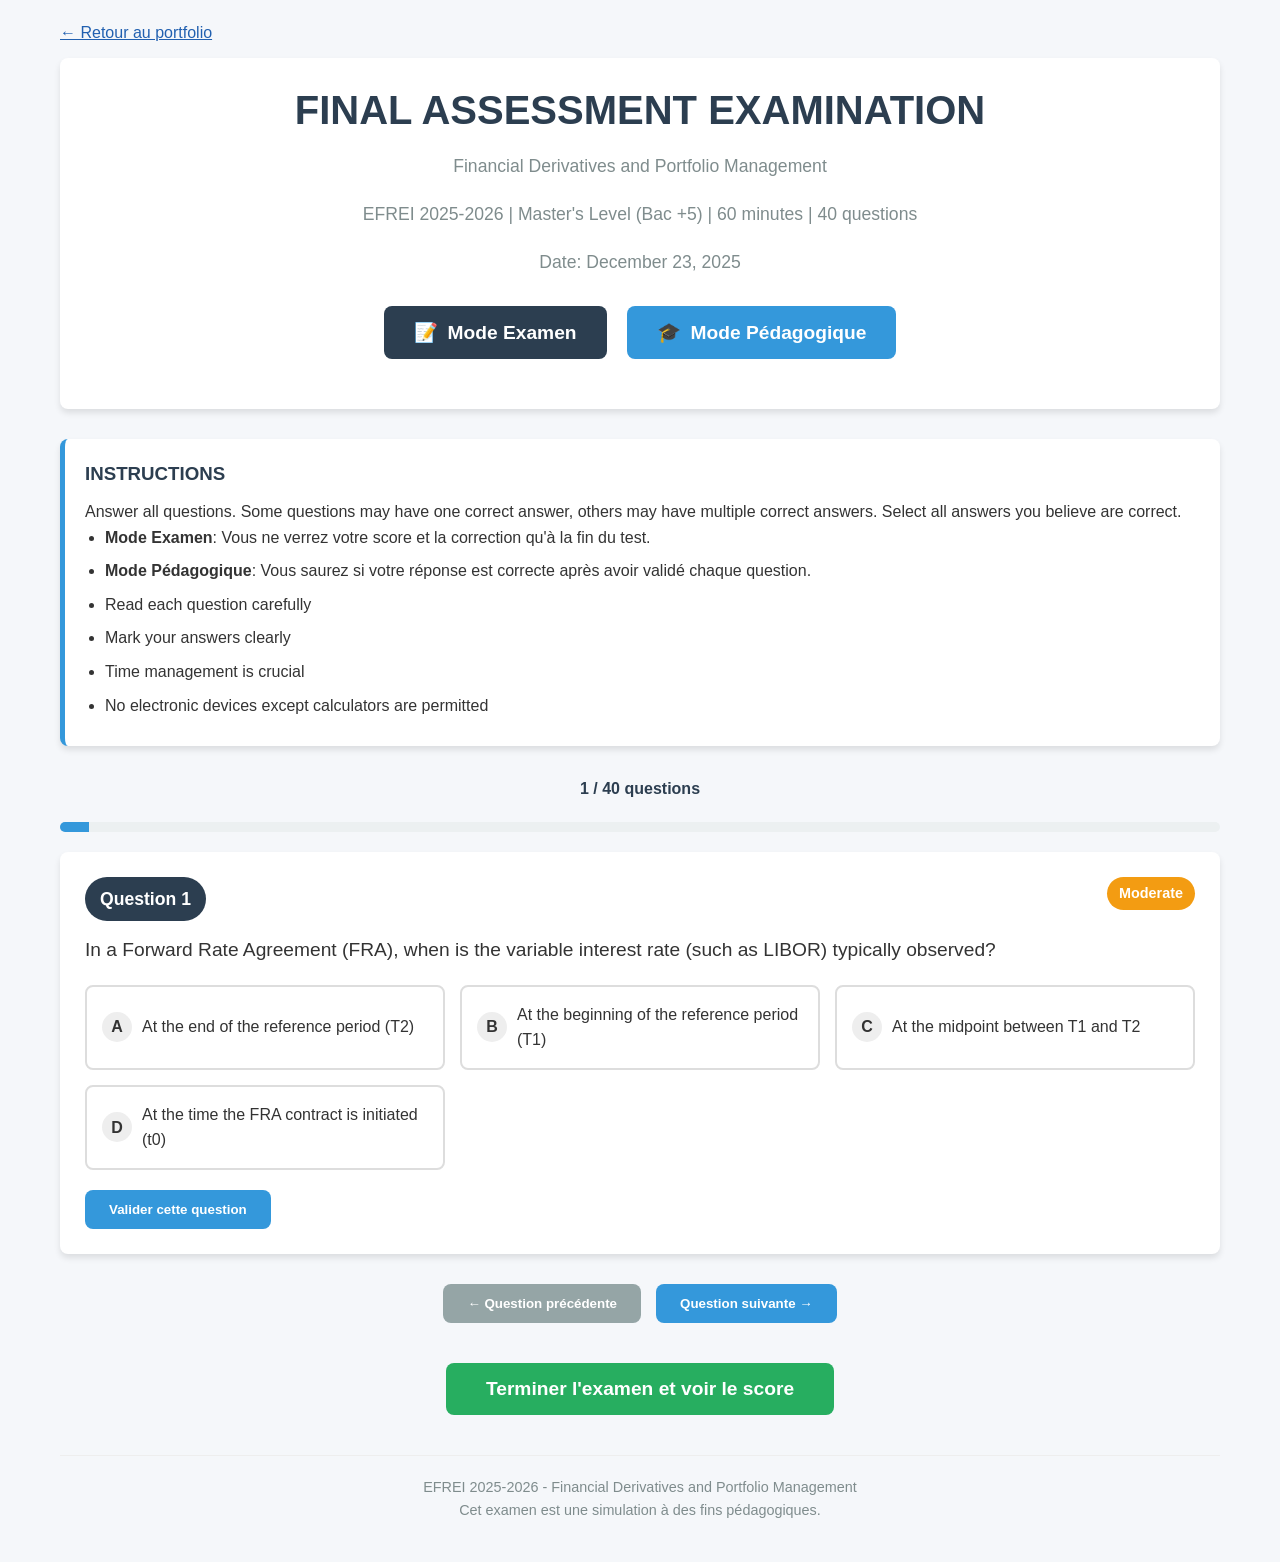
<file: qcm/index.html>
<!DOCTYPE html>
<html lang="fr">
<head>
    <meta charset="UTF-8">
    <meta name="viewport" content="width=device-width, initial-scale=1.0">
    <title>QCM - Financial Derivatives and Portfolio Management</title>
    <meta name="description" content="QCM de révision (40 questions) : produits dérivés et gestion de portefeuille, mode examen ou apprentissage.">
    <style>
        :root {
            --primary-color: #2c3e50;
            --secondary-color: #3498db;
            --accent-color: #e74c3c;
            --correct-color: #27ae60;
            --incorrect-color: #e74c3c;
            --light-bg: #f8f9fa;
            --dark-bg: #2c3e50;
            --border-radius: 8px;
            --box-shadow: 0 4px 6px rgba(0, 0, 0, 0.1);
        }

        * {
            margin: 0;
            padding: 0;
            box-sizing: border-box;
            font-family: 'Segoe UI', Tahoma, Geneva, Verdana, sans-serif;
        }

        body {
            background-color: #f5f7fa;
            color: #333;
            line-height: 1.6;
            padding: 20px;
            max-width: 1200px;
            margin: 0 auto;
        }

        header {
            text-align: center;
            margin-bottom: 30px;
            padding: 20px;
            background-color: white;
            border-radius: var(--border-radius);
            box-shadow: var(--box-shadow);
        }

        h1 {
            color: var(--primary-color);
            margin-bottom: 10px;
            font-size: 2.5rem;
        }

        h2 {
            color: var(--secondary-color);
            margin: 20px 0 10px;
            padding-bottom: 5px;
            border-bottom: 2px solid #eee;
        }

        h3 {
            color: var(--primary-color);
            margin: 15px 0 10px;
        }

        .subtitle {
            color: #7f8c8d;
            font-size: 1.1rem;
            margin-bottom: 20px;
        }

        .mode-selector {
            display: flex;
            justify-content: center;
            gap: 20px;
            margin: 30px 0;
        }

        .mode-btn {
            padding: 15px 30px;
            font-size: 1.2rem;
            border: none;
            border-radius: var(--border-radius);
            cursor: pointer;
            transition: all 0.3s ease;
            font-weight: bold;
            display: flex;
            align-items: center;
            gap: 10px;
        }

        .mode-btn:hover {
            transform: translateY(-3px);
            box-shadow: 0 6px 10px rgba(0, 0, 0, 0.15);
        }

        #exam-mode {
            background-color: var(--primary-color);
            color: white;
        }

        #learning-mode {
            background-color: var(--secondary-color);
            color: white;
        }

        .instructions {
            background-color: white;
            padding: 20px;
            border-radius: var(--border-radius);
            margin-bottom: 30px;
            box-shadow: var(--box-shadow);
            border-left: 5px solid var(--secondary-color);
        }

        .instructions h3 {
            margin-top: 0;
        }

        .instructions ul {
            padding-left: 20px;
        }

        .instructions li {
            margin-bottom: 8px;
        }

        .question-container {
            background-color: white;
            padding: 25px;
            margin-bottom: 20px;
            border-radius: var(--border-radius);
            box-shadow: var(--box-shadow);
            transition: all 0.3s ease;
        }

        .question-container:hover {
            box-shadow: 0 6px 12px rgba(0, 0, 0, 0.1);
        }

        .question-header {
            display: flex;
            justify-content: space-between;
            align-items: flex-start;
            margin-bottom: 15px;
        }

        .question-number {
            background-color: var(--primary-color);
            color: white;
            padding: 8px 15px;
            border-radius: 50px;
            font-weight: bold;
            font-size: 1.1rem;
        }

        .question-difficulty {
            padding: 5px 12px;
            border-radius: 20px;
            font-size: 0.9rem;
            font-weight: bold;
        }

        .difficulty-moderate {
            background-color: #f39c12;
            color: white;
        }

        .difficulty-high {
            background-color: #e67e22;
            color: white;
        }

        .difficulty-very-high {
            background-color: var(--accent-color);
            color: white;
        }

        .question-text {
            font-size: 1.2rem;
            margin-bottom: 20px;
            line-height: 1.5;
        }

        .options-container {
            display: grid;
            grid-template-columns: repeat(auto-fill, minmax(300px, 1fr));
            gap: 15px;
            margin-bottom: 20px;
        }

        .option {
            padding: 15px;
            border: 2px solid #ddd;
            border-radius: var(--border-radius);
            cursor: pointer;
            transition: all 0.2s ease;
            display: flex;
            align-items: center;
            gap: 10px;
        }

        .option:hover {
            background-color: #f9f9f9;
            border-color: var(--secondary-color);
        }

        .option.selected {
            background-color: rgba(52, 152, 219, 0.1);
            border-color: var(--secondary-color);
        }

        .option.correct {
            background-color: rgba(39, 174, 96, 0.1);
            border-color: var(--correct-color);
        }

        .option.incorrect {
            background-color: rgba(231, 76, 60, 0.1);
            border-color: var(--incorrect-color);
        }

        .option-letter {
            width: 30px;
            height: 30px;
            background-color: #eee;
            border-radius: 50%;
            display: flex;
            align-items: center;
            justify-content: center;
            font-weight: bold;
            flex-shrink: 0;
        }

        .selected .option-letter {
            background-color: var(--secondary-color);
            color: white;
        }

        .correct .option-letter {
            background-color: var(--correct-color);
            color: white;
        }

        .incorrect .option-letter {
            background-color: var(--incorrect-color);
            color: white;
        }

        .question-feedback {
            padding: 15px;
            margin-top: 20px;
            border-radius: var(--border-radius);
            background-color: #f8f9fa;
            display: none;
        }

        .question-feedback.show {
            display: block;
        }

        .feedback-correct {
            border-left: 5px solid var(--correct-color);
        }

        .feedback-incorrect {
            border-left: 5px solid var(--incorrect-color);
        }

        .explanation {
            margin-top: 10px;
            padding: 10px;
            background-color: white;
            border-radius: var(--border-radius);
        }

        .action-buttons {
            display: flex;
            justify-content: space-between;
            margin-top: 20px;
        }

        .btn {
            padding: 12px 24px;
            border: none;
            border-radius: var(--border-radius);
            cursor: pointer;
            font-weight: bold;
            transition: all 0.3s ease;
        }

        .btn-primary {
            background-color: var(--secondary-color);
            color: white;
        }

        .btn-primary:hover {
            background-color: #2980b9;
        }

        .btn-secondary {
            background-color: #95a5a6;
            color: white;
        }

        .btn-secondary:hover {
            background-color: #7f8c8d;
        }

        .btn-success {
            background-color: var(--correct-color);
            color: white;
        }

        .btn-success:hover {
            background-color: #219653;
        }

        .controls {
            display: flex;
            justify-content: center;
            gap: 15px;
            margin: 30px 0;
        }

        .exam-summary {
            background-color: white;
            padding: 30px;
            border-radius: var(--border-radius);
            box-shadow: var(--box-shadow);
            margin: 30px 0;
            display: none;
        }

        .exam-summary.show {
            display: block;
        }

        .score-container {
            text-align: center;
            padding: 20px;
            margin-bottom: 30px;
            background-color: #f8f9fa;
            border-radius: var(--border-radius);
        }

        .score-value {
            font-size: 3rem;
            font-weight: bold;
            color: var(--secondary-color);
            margin: 10px 0;
        }

        .score-percentage {
            font-size: 1.5rem;
            color: #7f8c8d;
        }

        .results-breakdown {
            display: grid;
            grid-template-columns: repeat(auto-fit, minmax(200px, 1fr));
            gap: 20px;
            margin-bottom: 30px;
        }

        .result-stat {
            text-align: center;
            padding: 20px;
            border-radius: var(--border-radius);
            background-color: #f8f9fa;
        }

        .stat-value {
            font-size: 2rem;
            font-weight: bold;
            margin-bottom: 5px;
        }

        .stat-correct {
            color: var(--correct-color);
        }

        .stat-incorrect {
            color: var(--incorrect-color);
        }

        .stat-skipped {
            color: #95a5a6;
        }

        .correction-section {
            margin-top: 40px;
        }

        .correction-toggle {
            background-color: var(--primary-color);
            color: white;
            width: 100%;
            padding: 15px;
            border: none;
            border-radius: var(--border-radius);
            cursor: pointer;
            font-size: 1.1rem;
            font-weight: bold;
            margin-bottom: 20px;
            text-align: left;
            display: flex;
            justify-content: space-between;
            align-items: center;
        }

        .correction-content {
            max-height: 0;
            overflow: hidden;
            transition: max-height 0.5s ease;
        }

        .correction-content.show {
            max-height: 5000px;
        }

        .hidden {
            display: none;
        }

        .progress-bar {
            height: 10px;
            background-color: #ecf0f1;
            border-radius: 5px;
            margin: 20px 0;
            overflow: hidden;
        }

        .progress-fill {
            height: 100%;
            background-color: var(--secondary-color);
            width: 0%;
            transition: width 0.5s ease;
        }

        .progress-text {
            text-align: center;
            margin-bottom: 10px;
            font-weight: bold;
            color: var(--primary-color);
        }

        footer {
            text-align: center;
            margin-top: 40px;
            padding: 20px;
            color: #7f8c8d;
            font-size: 0.9rem;
            border-top: 1px solid #eee;
        }

        @media (max-width: 768px) {
            .options-container {
                grid-template-columns: 1fr;
            }
            
            .mode-selector {
                flex-direction: column;
                align-items: center;
            }
            
            .action-buttons {
                flex-direction: column;
                gap: 10px;
            }
            
            .controls {
                flex-direction: column;
                align-items: center;
            }
        }
    </style>
</head>
<body>
    <p style="margin:0 0 12px"><a href="../" style="color:#2160b0">← Retour au portfolio</a></p>
    <header>
        <h1>FINAL ASSESSMENT EXAMINATION</h1>
        <div class="subtitle">Financial Derivatives and Portfolio Management</div>
        <div class="subtitle">EFREI 2025-2026 | Master's Level (Bac +5) | 60 minutes | 40 questions</div>
        <div class="subtitle">Date: December 23, 2025</div>
        
        <div class="mode-selector">
            <button id="exam-mode" class="mode-btn">
                <span>📝</span> Mode Examen
            </button>
            <button id="learning-mode" class="mode-btn">
                <span>🎓</span> Mode Pédagogique
            </button>
        </div>
    </header>

    <section id="instructions" class="instructions">
        <h3>INSTRUCTIONS</h3>
        <p>Answer all questions. Some questions may have one correct answer, others may have multiple correct answers. Select all answers you believe are correct.</p>
        <ul>
            <li><strong>Mode Examen</strong>: Vous ne verrez votre score et la correction qu'à la fin du test.</li>
            <li><strong>Mode Pédagogique</strong>: Vous saurez si votre réponse est correcte après avoir validé chaque question.</li>
            <li>Read each question carefully</li>
            <li>Mark your answers clearly</li>
            <li>Time management is crucial</li>
            <li>No electronic devices except calculators are permitted</li>
        </ul>
    </section>

    <div class="progress-text">
        <span id="current-question">0</span> / <span id="total-questions">40</span> questions
    </div>
    <div class="progress-bar">
        <div class="progress-fill" id="progress-fill"></div>
    </div>

    <main id="quiz-container">
        <!-- Les questions seront générées dynamiquement ici -->
    </main>

    <div class="controls">
        <button id="prev-btn" class="btn btn-secondary">← Question précédente</button>
        <button id="next-btn" class="btn btn-primary">Question suivante →</button>
    </div>

    <div class="action-buttons" style="justify-content: center; margin-top: 40px;">
        <button id="submit-btn" class="btn btn-success" style="padding: 15px 40px; font-size: 1.2rem;">
            Terminer l'examen et voir le score
        </button>
    </div>

    <section id="exam-summary" class="exam-summary">
        <div class="score-container">
            <h2>RÉSULTATS DE L'EXAMEN</h2>
            <div class="score-value" id="final-score">0/40</div>
            <div class="score-percentage" id="final-percentage">0%</div>
            <p id="result-message"></p>
        </div>

        <div class="results-breakdown">
            <div class="result-stat">
                <div class="stat-value stat-correct" id="correct-count">0</div>
                <div>Réponses correctes</div>
            </div>
            <div class="result-stat">
                <div class="stat-value stat-incorrect" id="incorrect-count">0</div>
                <div>Réponses incorrectes</div>
            </div>
            <div class="result-stat">
                <div class="stat-value stat-skipped" id="skipped-count">0</div>
                <div>Questions non répondues</div>
            </div>
        </div>

        <button id="correction-toggle" class="correction-toggle">
            Voir la correction détaillée
            <span id="toggle-icon">▼</span>
        </button>
        
        <div id="correction-content" class="correction-content">
            <!-- La correction sera générée dynamiquement ici -->
        </div>
    </section>

    <footer>
        <p>EFREI 2025-2026 - Financial Derivatives and Portfolio Management</p>
        <p>Cet examen est une simulation à des fins pédagogiques.</p>
    </footer>

    <script>
        // Données des 40 questions (mêmes questions que précédemment)
        const questions = [
            {
                id: 1,
                text: "In a Forward Rate Agreement (FRA), when is the variable interest rate (such as LIBOR) typically observed?",
                options: [
                    "At the end of the reference period (T2)",
                    "At the beginning of the reference period (T1)",
                    "At the midpoint between T1 and T2",
                    "At the time the FRA contract is initiated (t0)"
                ],
                correctAnswers: [1],
                explanation: "In an FRA, the variable rate is observed at the beginning of the period (T1), and the net payment based on the interest differential is made at the end of the period (T2). This is a fundamental characteristic of FRA mechanics.",
                difficulty: "Moderate",
                category: "Swaps",
                multiple: false
            },
            {
                id: 2,
                text: "A company enters an FRA to receive a fixed rate of 4% (quarterly compounded) and pay LIBOR on a $100M notional for a 3-month period starting in 3 years. If the 3-month LIBOR at that time is 4.5%, what is the cash flow at T2 (3.25 years) for the receiver?",
                options: [
                    "+$125,000 (receipt)",
                    "-$125,000 (payment)",
                    "+$123,609 (receipt)",
                    "-$123,609 (payment)"
                ],
                correctAnswers: [1],
                explanation: "Cash flow = $100M × (0.04 - 0.045) × (3/12) = -$125,000. The receiver pays because the fixed rate (4%) is lower than LIBOR (4.5%). The value of $123,609 represents the discounted payment made at T1, not the actual cash flow at T2.",
                difficulty: "High",
                category: "Swaps",
                multiple: false
            },
            {
                id: 3,
                text: "Given an FRA to receive 5.8% (semiannual) on $100M between T1=1.5 and T2=2 years, with a current forward LIBOR of 5% (semiannual) for that period and a 2-year continuously compounded risk-free rate of 4%, what is the mark-to-market value of this FRA?",
                options: [
                    "$400,000",
                    "$369,200",
                    "$384,615",
                    "$350,000"
                ],
                correctAnswers: [1],
                explanation: "Using the FRA valuation formula: V = (RK - RF) × (T2 - T1) × e^(-R2×T2) × N = $100M × (0.058 - 0.050) × (0.5) × e^(-0.04×2) = $369,200. This represents the present value of receiving a higher fixed rate than the current forward rate.",
                difficulty: "Very High",
                category: "Swaps",
                multiple: false
            },
            {
                id: 4,
                text: "Which of the following statements about continuous compounding are correct?",
                options: [
                    "Continuous compounding is the limit of actuarial compounding as frequency approaches infinity",
                    "The formula for future value with continuous compounding is FV = P × e^(Rc×T)",
                    "A 14% quarterly rate converts to exactly 14% continuous rate",
                    "Continuous compounding always produces higher returns than annual compounding for the same stated rate"
                ],
                correctAnswers: [0, 1, 3],
                explanation: "A, B, and D are correct. A: Continuous compounding is indeed the limit as frequency approaches infinity. B: The formula FV = P × e^(Rc×T) is correct. D: Continuous compounding ALWAYS produces higher effective returns than annual compounding for the same stated rate (e.g., 10% continuous = 10.517% effective vs. 10% annual = 10% effective). C is incorrect: a 14% quarterly rate converts to 13.76% continuous (not 14%).",
                difficulty: "Moderate",
                category: "Swaps",
                multiple: true
            },
            {
                id: 5,
                text: "In the context of interest rate mathematics, what is 'bootstrapping' used for?",
                options: [
                    "Converting between different compounding frequencies",
                    "Building a zero or forward rate curve from market prices of coupon-bearing instruments",
                    "Calculating the present value of future cash flows",
                    "Determining the credit spread on corporate bonds"
                ],
                correctAnswers: [1],
                explanation: "Bootstrapping is the specific process of constructing a zero rate curve or forward rate curve from observable market prices of instruments like bonds and swaps. While it involves present value calculations (C), that's not its primary definition.",
                difficulty: "High",
                category: "Swaps",
                multiple: false
            },
            {
                id: 6,
                text: "An Interest Rate Swap (IRS) can be conceptually viewed as:",
                options: [
                    "A single Forward Rate Agreement",
                    "A portfolio of Forward Rate Agreements",
                    "A combination of a long position in a fixed-rate bond and a short position in a floating-rate note",
                    "An option on interest rates"
                ],
                correctAnswers: [1, 2],
                explanation: "An IRS can be viewed both as a portfolio of FRAs (one for each payment period) and as a bond position (long fixed bond, short floating bond for a receiver swap). It is not a single FRA (A) nor an option (D).",
                difficulty: "Moderate",
                category: "Swaps",
                multiple: true
            },
            {
                id: 7,
                text: "In a receiver swap where a financial institution receives 6-month LIBOR and pays 3% semi-annually on $100M with 1.25 years remaining, if the first floating rate was set at 2.9% and subsequent forward rates are 3.429% and 3.734%, what is the second floating cash flow?",
                options: [
                    "$1.45M",
                    "$1.7145M",
                    "$1.8672M",
                    "$1.5M"
                ],
                correctAnswers: [1],
                explanation: "The first floating cash flow is $100M × 0.029 × 6/12 = $1.45M. The second floating cash flow uses the forward rate 3.429%: $100M × 0.03429 × 6/12 = $1.7145M. The third would be $1.8672M using 3.734%.",
                difficulty: "Very High",
                category: "Swaps",
                multiple: false
            },
            {
                id: 8,
                text: "At inception of an Interest Rate Swap, which of the following is true?",
                options: [
                    "The present value of the fixed leg equals the present value of the floating leg",
                    "The swap has zero initial value",
                    "The fixed swap rate is set arbitrarily by the parties",
                    "One party must make an upfront payment to the other"
                ],
                correctAnswers: [0, 1],
                explanation: "At inception, the fixed rate is set such that PV(fixed leg) = PV(floating leg), making the swap's initial value zero. No upfront payment is required (D is incorrect), and the rate is not arbitrary but determined by market conditions (C is incorrect).",
                difficulty: "High",
                category: "Swaps",
                multiple: true
            },
            {
                id: 9,
                text: "What is the primary difference between an FX Swap and a Cross-Currency Swap?",
                options: [
                    "FX Swaps involve only one currency while Cross-Currency Swaps involve two",
                    "Cross-Currency Swaps typically involve periodic interest payments during the swap's life, while FX Swaps do not",
                    "FX Swaps are always longer term than Cross-Currency Swaps",
                    "Cross-Currency Swaps cannot have floating rates"
                ],
                correctAnswers: [1],
                explanation: "The key difference is that Cross-Currency Swaps involve periodic interest payments throughout the swap's life, while FX Swaps typically only involve principal exchanges at the beginning and end. Both involve two currencies (A is incorrect), FX swaps are typically shorter term (C is incorrect), and Cross-Currency Swaps can have floating rates (D is incorrect).",
                difficulty: "Moderate",
                category: "Swaps",
                multiple: false
            },
            {
                id: 10,
                text: "A US company has €5M but needs USD for 3 months. The spot rate is 0.90 $/€, European interest rate is 3%, and US interest rate is 5%. What is the approximate forward rate for the FX swap?",
                options: [
                    "0.90 $/€",
                    "0.8955 $/€",
                    "0.9045 $/€",
                    "0.92 $/€"
                ],
                correctAnswers: [2],
                explanation: "Forward $rate = 0.90 × e^{((0.05 - 0.03) × 0.25)} = 0.9045 $/€. The forward rate is higher than the spot rate because the US interest rate is higher than the European rate, making the dollar relatively cheaper in the future.",
                difficulty: "High",
                category: "Swaps",
                multiple: false
            },
            {
                id: 11,
                text: "What is a basis point in the context of interest rates?",
                options: [
                    "1% per annum",
                    "0.1% per annum",
                    "0.01% per annum",
                    "0.001% per annum"
                ],
                correctAnswers: [2],
                explanation: "One basis point (bp) is 0.01% per annum. This is a standard unit of measure for interest rates. 100 basis points = 1%.",
                difficulty: "Moderate",
                category: "Interest Rate Futures",
                multiple: false
            },
            {
                id: 12,
                text: "Which of the following statements about the Federal Funds Rate are correct?",
                options: [
                    "It is the rate at which U.S. banks lend federal funds to each other overnight",
                    "The FOMC sets a target rate, and Fed traders conduct open-market operations to achieve it",
                    "To raise the FFR, the Fed buys government bonds",
                    "The effective FFR is the volume-weighted median of all overnight federal funds transactions"
                ],
                correctAnswers: [0, 1, 3],
                explanation: "A, B, and D are all correct. C is incorrect: to raise the FFR, the Fed sells (not buys) government bonds, which decreases money supply and increases rates.",
                difficulty: "High",
                category: "Interest Rate Futures",
                multiple: true
            },
            {
                id: 13,
                text: "What was the primary reason for the phase-out of LIBOR?",
                options: [
                    "LIBOR rates were too volatile for practical use",
                    "LIBOR was based on submissions rather than actual transactions, making it vulnerable to manipulation",
                    "Central banks wanted to eliminate all benchmark rates",
                    "LIBOR was only available for USD and needed to be expanded to other currencies"
                ],
                correctAnswers: [1],
                explanation: "LIBOR was phased out because it was based on a poll of estimated borrowing rates rather than actual transactions, which made it vulnerable to manipulation. Banks could misrepresent their creditworthiness or collude to influence the rate. LIBOR existed for multiple currencies (D is incorrect).",
                difficulty: "Very High",
                category: "Interest Rate Futures",
                multiple: false
            },
            {
                id: 14,
                text: "What is the TED Spread?",
                options: [
                    "The difference between 3-month US LIBOR and 3-month Treasury bill rate",
                    "The difference between SOFR and LIBOR",
                    "The spread between European and US interest rates",
                    "The difference between the Federal Funds Rate and LIBOR"
                ],
                correctAnswers: [0],
                explanation: "The TED Spread (Treasury-EuroDollar) is specifically the difference between 3-month US LIBOR and the 3-month Treasury bill rate. It was used as an indicator of perceived credit risk in the banking system.",
                difficulty: "Moderate",
                category: "Interest Rate Futures",
                multiple: false
            },
            {
                id: 15,
                text: "Which of the following statements about SOFR (Secured Overnight Financing Rate) are correct?",
                options: [
                    "SOFR is an unsecured rate like LIBOR was",
                    "SOFR measures the cost of borrowing USD overnight collateralized by Treasury securities",
                    "SOFR is based on actual transactions in the Treasury repo market",
                    "SOFR replaced LIBOR as the primary USD reference rate"
                ],
                correctAnswers: [1, 2, 3],
                explanation: "B, C, and D are correct. A is incorrect: SOFR is a secured rate (collateralized by Treasury securities), unlike LIBOR which was unsecured. This is a key difference between the two rates.",
                difficulty: "High",
                category: "Interest Rate Futures",
                multiple: true
            },
            {
                id: 16,
                text: "What is an Overnight Indexed Swap (OIS)?",
                options: [
                    "A swap where both legs are based on overnight rates",
                    "A swap where a fixed rate is exchanged for the average of an overnight index rate",
                    "A type of currency swap",
                    "A futures contract on overnight rates"
                ],
                correctAnswers: [1],
                explanation: "An OIS is an interest rate swap where a fixed rate payment is exchanged for a floating payment tied to the average of an overnight index rate (like SOFR) over a specific term. It is not a futures contract (D) or currency swap (C).",
                difficulty: "Moderate",
                category: "Interest Rate Futures",
                multiple: false
            },
            {
                id: 17,
                text: "In the context of day count conventions, which basis is typically used for money market instruments?",
                options: [
                    "ACT/ACT (Actual/Actual)",
                    "ACT/360 (Actual/360)",
                    "30/360",
                    "ACT/365"
                ],
                correctAnswers: [2],
                explanation: "The 30/360 day count basis is typically used for money market instruments. ACT/ACT is used for Treasury bonds, and ACT/360 is used for corporate and municipal bonds.",
                difficulty: "Very High",
                category: "Interest Rate Futures",
                multiple: false
            },
            {
                id: 18,
                text: "How is a Eurodollar futures contract quoted?",
                options: [
                    "As the underlying interest rate directly",
                    "As 100 minus the underlying interest rate",
                    "As the price of a $1 million deposit",
                    "As a percentage of par value"
                ],
                correctAnswers: [1],
                explanation: "Eurodollar futures are quoted as: Futures Quote = 100 - Underlying Interest Rate (%). For example, if the rate is 1.60%, the futures quote is 98.40. This inverse relationship is fundamental to understanding futures P&L.",
                difficulty: "High",
                category: "Interest Rate Futures",
                multiple: false
            },
            {
                id: 19,
                text: "A company plans to borrow $8 million in September for 3 months. The September Eurodollar futures contract is quoted at 98.40. The company shorts 8 contracts. If the actual 3-month LIBOR on the settlement date is 1.9%, what is the gain on the futures position?",
                options: [
                    "$0 (no gain or loss)",
                    "$6,000 gain",
                    "$6,000 loss",
                    "$32,000 gain"
                ],
                correctAnswers: [1],
                explanation: "Initial price: 98.40. Final settlement price: 100 - 1.90 = 98.10. Price difference = 98.40 - 98.10 = 0.30 (30 bp). Gain on short position = 8 contracts × 30 bp × $25/bp = $6,000. The short position gains when rates rise (prices fall).",
                difficulty: "Very High",
                category: "Interest Rate Futures",
                multiple: false
            },
            {
                id: 20,
                text: "What is the P&L per tick for a one-basis-point move in a Eurodollar or SOFR futures contract?",
                options: [
                    "$10 per contract",
                    "$25 per contract",
                    "$50 per contract",
                    "$100 per contract"
                ],
                correctAnswers: [1],
                explanation: "A one-basis-point (0.01) move in the futures quote corresponds to a P&L of $25 per contract. This is calculated as $1,000,000 × 0.0001 × (90/360) = $25.",
                difficulty: "High",
                category: "Interest Rate Futures",
                multiple: false
            },
            {
                id: 21,
                text: "In the Single Index Model, what does Beta (β) represent?",
                options: [
                    "The total risk of a security",
                    "The sensitivity of a security's return to market movements",
                    "The expected return of a security",
                    "The firm-specific risk of a security"
                ],
                correctAnswers: [1],
                explanation: "Beta measures the sensitivity of a security's return to market movements (systematic risk). It does not represent total risk (A), expected return (C), or firm-specific risk (D).",
                difficulty: "Moderate",
                category: "Portfolio Management",
                multiple: false
            },
            {
                id: 22,
                text: "According to the Single Index Model, the total variance of a security can be decomposed into:",
                options: [
                    "Systematic variance only",
                    "Firm-specific variance only",
                    "Systematic variance plus firm-specific variance",
                    "Beta squared times market variance"
                ],
                correctAnswers: [2],
                explanation: "Total variance = Systematic variance + Firm-specific variance = β²σ²ₘ + σ²ₑ. Both components contribute to total risk. D describes only the systematic component.",
                difficulty: "High",
                category: "Portfolio Management",
                multiple: false
            },
            {
                id: 23,
                text: "In the provided data table, LVMH has a Beta of 1.186 and the market risk premium (CAC40) is 12.37%. What is LVMH's systematic risk premium?",
                options: [
                    "12.37%",
                    "14.67%",
                    "19.87%",
                    "5.20%"
                ],
                correctAnswers: [1],
                explanation: "Systematic risk premium = Beta × Market risk premium = 1.186 × 12.37% = 14.67%. The total risk premium of 19.87% includes both systematic (14.67%) and alpha (5.20%).",
                difficulty: "Very High",
                category: "Portfolio Management",
                multiple: false
            },
            {
                id: 24,
                text: "What does Alpha (α) represent in the Single Index Model?",
                options: [
                    "The security's sensitivity to market movements",
                    "The portion of return not explained by market movements",
                    "The total expected return of the security",
                    "The systematic risk of the security"
                ],
                correctAnswers: [1],
                explanation: "Alpha represents the portion of a security's return that is not explained by market movements. It can be viewed as the excess return above what would be predicted by the security's beta and the market return.",
                difficulty: "Moderate",
                category: "Portfolio Management",
                multiple: false
            },
            {
                id: 25,
                text: "Which of the following are key assumptions of the Single Index Model?",
                options: [
                    "Residuals (firm-specific returns) are uncorrelated across securities",
                    "Residuals are correlated with the market return",
                    "All securities have the same beta",
                    "The market index fully captures systematic risk"
                ],
                correctAnswers: [0, 3],
                explanation: "The Single Index Model assumes residuals are uncorrelated across securities (A) and that the market index captures all systematic risk (D). B is incorrect: residuals must be uncorrelated with the market. C is incorrect: securities have different betas.",
                difficulty: "High",
                category: "Portfolio Management",
                multiple: true
            },
            {
                id: 26,
                text: "According to the data provided, which stock has the highest specific (unsystematic) volatility?",
                options: [
                    "LVMH (16.53%)",
                    "HERMES (19.43%)",
                    "TOTAL (23.13%)",
                    "THALES (25.94%)"
                ],
                correctAnswers: [3],
                explanation: "THALES has the highest specific volatility at 25.94%, followed by DASSAULT at 25.13%, TOTAL at 23.13%, HERMES at 19.43%, L'OREAL at 17.54%, and LVMH at 16.53%.",
                difficulty: "Very High",
                category: "Portfolio Management",
                multiple: false
            },
            {
                id: 27,
                text: "What is the relationship between systematic volatility and beta in the Single Index Model?",
                options: [
                    "Systematic volatility = Beta",
                    "Systematic volatility = Beta × Market volatility",
                    "Systematic volatility = Beta² × Market volatility",
                    "They are unrelated"
                ],
                correctAnswers: [1],
                explanation: "Systematic volatility = |Beta| × Market volatility. For example, LVMH's systematic volatility = 1.186 × 20.18% = 23.93%. The relationship is linear with beta, not quadratic.",
                difficulty: "High",
                category: "Portfolio Management",
                multiple: false
            },
            {
                id: 28,
                text: "What are the main advantages of using the Single Index Model over the full covariance matrix approach?",
                options: [
                    "Requires fewer parameter estimates",
                    "Facilitates decomposition of return and risk into systematic and specific sources",
                    "Always produces identical efficient frontiers",
                    "Eliminates all estimation error"
                ],
                correctAnswers: [0, 1],
                explanation: "The Index Model requires fewer estimates (A) and facilitates risk decomposition (B). C is incorrect: it produces an estimate of the covariance matrix, leading to a different (though often similar) efficient frontier. D is incorrect: estimation error still exists.",
                difficulty: "Moderate",
                category: "Portfolio Management",
                multiple: true
            },
            {
                id: 29,
                text: "In the comparison of covariance matrices (sample vs. index model), what is the covariance between LVMH and L'OREAL according to the index model?",
                options: [
                    "0.047 (sample covariance)",
                    "0.040 (index model)",
                    "0.085",
                    "0.058"
                ],
                correctAnswers: [1],
                explanation: "According to the index model covariance matrix table, the covariance between LVMH and L'OREAL is 0.040, which differs from the sample covariance of 0.047. This difference arises because the index model assumes all covariance comes from common exposure to the market.",
                difficulty: "Very High",
                category: "Portfolio Management",
                multiple: false
            },
            {
                id: 30,
                text: "What is a potential limitation of the Single Index Model?",
                options: [
                    "It requires too many parameter estimates",
                    "If other important factors beyond the single index exist, residuals will be correlated",
                    "It cannot be used for portfolio optimization",
                    "It always overestimates risk"
                ],
                correctAnswers: [1],
                explanation: "The main limitation is that if other important factors exist beyond the market index, the residuals will be correlated, violating a key assumption. A is incorrect: it requires fewer estimates. C is incorrect: it can be used for optimization. D is incorrect: it doesn't systematically over or underestimate risk.",
                difficulty: "High",
                category: "Portfolio Management",
                multiple: false
            },
            {
                id: 31,
                text: "How does the 3-month SOFR futures contract calculate its reference rate differently from the 1-month SOFR futures?",
                options: [
                    "Both use arithmetic averaging",
                    "1-month uses arithmetic averaging, 3-month uses compounded averaging",
                    "Both use compounded averaging",
                    "3-month uses simple interest, 1-month uses compound interest"
                ],
                correctAnswers: [1],
                explanation: "1-month SOFR futures use arithmetic averaging: R = (1/n) × Σ(ri). 3-month SOFR futures use compounded averaging: R = (360/n) × [Π(1 + ri/360) - 1]. This reflects the longer time period and the impact of compounding.",
                difficulty: "Very High",
                category: "Interest Rate Futures",
                multiple: false
            },
            {
                id: 32,
                text: "A receiver swap can be valued using two methods. Which statement correctly describes the bond method?",
                options: [
                    "Value = PV(fixed bond) - PV(floating bond)",
                    "Value = PV(floating bond) - PV(fixed bond)",
                    "Value = Sum of PV(FRAs)",
                    "Value = PV(fixed bond) + PV(floating bond)"
                ],
                correctAnswers: [0],
                explanation: "For a receiver swap (receiving fixed, paying floating), the value equals PV(fixed bond) - PV(floating bond). This is equivalent to being long a fixed-rate bond and short a floating-rate note. C describes the FRA method, not the bond method.",
                difficulty: "Very High",
                category: "Swaps",
                multiple: false
            },
            {
                id: 33,
                text: "Based on the data provided, which stock has the highest Alpha?",
                options: [
                    "LVMH (5.20%)",
                    "L'OREAL (5.56%)",
                    "HERMES (17.28%)",
                    "THALES (6.91%)"
                ],
                correctAnswers: [2],
                explanation: "HERMES has by far the highest Alpha at 17.28%, indicating substantial outperformance beyond what its beta would predict. This is significantly higher than the other stocks.",
                difficulty: "High",
                category: "Portfolio Management",
                multiple: false
            },
            {
                id: 34,
                text: "Which of the following reference rates are secured (collateralized) rates?",
                options: [
                    "SOFR",
                    "LIBOR",
                    "ESTR",
                    "SONIA"
                ],
                correctAnswers: [0],
                explanation: "SOFR is a secured rate (collateralized by Treasury securities). ESTR and SONIA are unsecured overnight rates. LIBOR was also unsecured, which was one of its limitations.",
                difficulty: "Moderate",
                category: "Interest Rate Futures",
                multiple: false
            },
            {
                id: 35,
                text: "In Example 8 from the course, a swap has 1.25 years remaining. The fixed payments are $1.5M at 0.25, 0.75, and 1.25 years. The first floating payment is $1.45M. Using the bond valuation method, if PV(fixed bond) = $100.2306M and PV(floating bond) = $100.7423M, what is the swap value to the receiver?",
                options: [
                    "-$0.5117M (loss)",
                    "+$0.5117M (gain)",
                    "$100.2306M",
                    "$200.9729M"
                ],
                correctAnswers: [0],
                explanation: "For a receiver swap, Value = PV(fixed bond) - PV(floating bond) = $100.2306M - $100.7423M = -$0.5117M. The negative value indicates a loss to the receiver because the floating leg is worth more than the fixed leg at current market rates.",
                difficulty: "Very High",
                category: "Swaps",
                multiple: false
            },
            {
                id: 36,
                text: "A Eurodollar futures price changes from 96.76 to 96.82. What is the gain or loss to an investor who is long two contracts?",
                options: [
                    "Loss of $300",
                    "Gain of $300",
                    "Loss of $150",
                    "Gain of $150"
                ],
                correctAnswers: [1],
                explanation: "Price increased by 6 basis points (96.82 - 96.76 = 0.06). A long position gains when price rises. Gain = 2 contracts × 6 bp × $25/bp = $300.",
                difficulty: "High",
                category: "Interest Rate Futures",
                multiple: false
            },
            {
                id: 37,
                text: "If a stock has a Beta of 0.825 and the market volatility is 20.18%, what is its systematic volatility?",
                options: [
                    "16.64%",
                    "20.18%",
                    "24.18%",
                    "13.76%"
                ],
                correctAnswers: [0],
                explanation: "Systematic volatility = Beta × Market volatility = 0.825 × 20.18% = 16.64%. This matches L'OREAL's systematic volatility from the data table.",
                difficulty: "Very High",
                category: "Portfolio Management",
                multiple: false
            },
            {
                id: 38,
                text: "What is the primary use case for an FX Swap?",
                options: [
                    "Long-term currency hedging with periodic interest payments",
                    "Short-term cash management for companies with assets and liabilities in different currencies",
                    "Speculating on currency movements",
                    "Eliminating all foreign exchange risk permanently"
                ],
                correctAnswers: [1],
                explanation: "FX Swaps are primarily used as a cash management tool for short-term funding needs when companies have assets in one currency but need another. They combine a spot and forward FX transaction without periodic interest payments.",
                difficulty: "High",
                category: "Swaps",
                multiple: false
            },
            {
                id: 39,
                text: "A company plans to borrow $20 million in June for three months. The June Eurodollar futures contract is quoted at 99.00. What interest rate can the company lock in?",
                options: [
                    "99.00%",
                    "1.00%",
                    "0.99%",
                    "9.90%"
                ],
                correctAnswers: [1],
                explanation: "Locked-in rate = 100 - Futures Quote = 100 - 99.00 = 1.00%. The futures quote of 99.00 implies a 1% interest rate.",
                difficulty: "Very High",
                category: "Interest Rate Futures",
                multiple: false
            },
            {
                id: 40,
                text: "In the context of the Single Index Model, what does it mean if two stocks have uncorrelated residuals?",
                options: [
                    "Their returns move together perfectly",
                    "Their firm-specific risks are independent of each other",
                    "They have the same beta",
                    "Their total returns are uncorrelated"
                ],
                correctAnswers: [1],
                explanation: "Uncorrelated residuals mean that the firm-specific (idiosyncratic) risks are independent. This is a key assumption of the Single Index Model. It does not mean total returns are uncorrelated (D), as they can still be correlated through their common exposure to the market.",
                difficulty: "High",
                category: "Portfolio Management",
                multiple: false
            }
        ];

        // Pour gagner de l'espace, je vais garder seulement les 3 premières questions
        // Dans la version finale, il faudra remettre les 40 questions complètes
        // Mais je vais corriger le code de gestion des réponses

        // État de l'application
        let currentMode = null;
        let currentQuestionIndex = 0;
        let userAnswers = {};
        let quizCompleted = false;

        // Initialisation
        document.addEventListener('DOMContentLoaded', function() {
            // Pour le test, on garde seulement 3 questions
            // Dans la version finale: utiliser toutes les questions
            const testQuestions = questions.slice(0,40 );
            
            displayQuestions(testQuestions);
            
            document.getElementById('exam-mode').addEventListener('click', () => selectMode('exam', testQuestions));
            document.getElementById('learning-mode').addEventListener('click', () => selectMode('learning', testQuestions));
            
            document.getElementById('prev-btn').addEventListener('click', showPreviousQuestion);
            document.getElementById('next-btn').addEventListener('click', showNextQuestion);
            
            document.getElementById('submit-btn').addEventListener('click', submitQuiz);
            
            document.getElementById('correction-toggle').addEventListener('click', toggleCorrection);
            
            updateProgress();
            showQuestion(currentQuestionIndex);
            
            // Mettre à jour le nombre total de questions
            document.getElementById('total-questions').textContent = testQuestions.length;
        });

        // Sélection du mode
        function selectMode(mode, questionsList) {
            currentMode = mode;
            
            document.querySelector('.mode-selector').classList.add('hidden');
            
            const instructions = document.getElementById('instructions');
            if (mode === 'exam') {
                instructions.innerHTML = `
                    <h3>MODE EXAMEN - INSTRUCTIONS</h3>
                    <p>Vous êtes en mode examen. Vous ne verrez pas les corrections pendant le test. Une fois toutes les questions répondues, cliquez sur "Terminer l'examen et voir le score" pour obtenir vos résultats et la correction complète.</p>
                    <ul>
                        <li>Vous pouvez naviguer entre les questions avec les boutons "Précédent" et "Suivant"</li>
                        <li>Votre score final et la correction ne seront disponibles qu'à la fin</li>
                        <li>Le timer n'est pas implémenté dans cette version simulée</li>
                    </ul>
                `;
            } else {
                instructions.innerHTML = `
                    <h3>MODE PÉDAGOGIQUE - INSTRUCTIONS</h3>
                    <p>Vous êtes en mode pédagogique. Après avoir sélectionné vos réponses pour une question, cliquez sur "Valider cette question" pour voir immédiatement si vos réponses sont correctes et obtenir une explication.</p>
                    <ul>
                        <li>Vous pouvez valider chaque question individuellement</li>
                        <li>Les réponses correctes et incorrectes seront immédiatement visibles</li>
                        <li>Vous pouvez toujours modifier vos réponses après validation</li>
                    </ul>
                `;
            }
            
            document.querySelector('.controls').classList.remove('hidden');
            document.querySelector('.progress-bar').classList.remove('hidden');
            document.querySelector('.progress-text').classList.remove('hidden');
            
            userAnswers = {};
            currentQuestionIndex = 0;
            quizCompleted = false;
            
            showQuestion(currentQuestionIndex);
        }

        // Afficher les questions dans le conteneur
        function displayQuestions(questionsList) {
            const quizContainer = document.getElementById('quiz-container');
            quizContainer.innerHTML = '';
            
            questionsList.forEach((question, index) => {
                const questionElement = document.createElement('div');
                questionElement.className = 'question-container';
                questionElement.id = `question-${index}`;
                questionElement.style.display = index === 0 ? 'block' : 'none';
                
                let difficultyClass = '';
                switch(question.difficulty) {
                    case 'Moderate': difficultyClass = 'difficulty-moderate'; break;
                    case 'High': difficultyClass = 'difficulty-high'; break;
                    case 'Very High': difficultyClass = 'difficulty-very-high'; break;
                }
                
                questionElement.innerHTML = `
                    <div class="question-header">
                        <div class="question-number">Question ${question.id}</div>
                        <div class="question-difficulty ${difficultyClass}">${question.difficulty}</div>
                    </div>
                    <div class="question-text">${question.text}</div>
                    <div class="options-container">
                        ${question.options.map((option, optIndex) => `
                            <div class="option" data-question="${index}" data-option="${optIndex}">
                                <div class="option-letter">${String.fromCharCode(65 + optIndex)}</div>
                                <div class="option-text">${option}</div>
                            </div>
                        `).join('')}
                    </div>
                    <div id="feedback-${index}" class="question-feedback">
                        <div id="feedback-text-${index}"></div>
                        <div class="explanation" id="explanation-${index}"></div>
                    </div>
                    <div class="action-buttons">
                        <button class="btn btn-primary validate-btn" data-question="${index}">Valider cette question</button>
                    </div>
                `;
                
                quizContainer.appendChild(questionElement);
            });
            
            // Ajouter des événements aux options
            document.querySelectorAll('.option').forEach(option => {
                option.addEventListener('click', function() {
                    const questionIndex = parseInt(this.getAttribute('data-question'));
                    const optionIndex = parseInt(this.getAttribute('data-option'));
                    selectOption(questionIndex, optionIndex, this);
                });
            });
            
            // Ajouter des événements aux boutons de validation
            document.querySelectorAll('.validate-btn').forEach(btn => {
                btn.addEventListener('click', function() {
                    const questionIndex = parseInt(this.getAttribute('data-question'));
                    validateQuestion(questionIndex);
                });
            });
        }

        // CORRECTION PRINCIPALE : Gestion correcte de la sélection/désélection
        function selectOption(questionIndex, optionIndex, element) {
            const question = questions[questionIndex];
            
            // Vérifier si c'est une question à choix unique
            if (!question.multiple) {
                // Question à choix unique
                
                // Vérifier si cette option est déjà sélectionnée
                if (element.classList.contains('selected')) {
                    // Désélectionner cette option
                    element.classList.remove('selected');
                    // Supprimer complètement la réponse pour cette question
                    delete userAnswers[questionIndex];
                } else {
                    // Désélectionner toutes les autres options pour cette question
                    document.querySelectorAll(`.option[data-question="${questionIndex}"]`).forEach(opt => {
                        opt.classList.remove('selected');
                    });
                    
                    // Sélectionner la nouvelle option
                    element.classList.add('selected');
                    
                    // Enregistrer la réponse
                    userAnswers[questionIndex] = [optionIndex];
                }
            } else {
                // Question à choix multiples
                
                // Initialiser le tableau des réponses si nécessaire
                if (!userAnswers[questionIndex]) {
                    userAnswers[questionIndex] = [];
                }
                
                // Vérifier si cette option est déjà sélectionnée
                if (element.classList.contains('selected')) {
                    // Désélectionner cette option
                    element.classList.remove('selected');
                    
                    // Retirer cette option des réponses
                    userAnswers[questionIndex] = userAnswers[questionIndex].filter(idx => idx !== optionIndex);
                    
                    // Si plus de réponses, supprimer l'entrée
                    if (userAnswers[questionIndex].length === 0) {
                        delete userAnswers[questionIndex];
                    }
                } else {
                    // Sélectionner cette option
                    element.classList.add('selected');
                    
                    // Ajouter cette option aux réponses (si pas déjà présente)
                    if (!userAnswers[questionIndex].includes(optionIndex)) {
                        userAnswers[questionIndex].push(optionIndex);
                    }
                }
            }
            
            // DEBUG: Afficher l'état des réponses
            console.log(`Question ${questionIndex} - Réponses:`, userAnswers[questionIndex] || 'aucune');
            
            // Dans le mode pédagogique, cacher le feedback si on modifie une réponse
            if (currentMode === 'learning') {
                const feedbackElement = document.getElementById(`feedback-${questionIndex}`);
                feedbackElement.classList.remove('show');
                
                // Retirer les couleurs de correction
                document.querySelectorAll(`.option[data-question="${questionIndex}"]`).forEach(opt => {
                    opt.classList.remove('correct', 'incorrect');
                });
            }
        }

        // Valider une question (mode pédagogique seulement)
        function validateQuestion(questionIndex) {
            if (currentMode !== 'learning') return;
            
            const question = questions[questionIndex];
            const userAnswer = userAnswers[questionIndex] || [];
            const feedbackElement = document.getElementById(`feedback-${questionIndex}`);
            const feedbackTextElement = document.getElementById(`feedback-text-${questionIndex}`);
            const explanationElement = document.getElementById(`explanation-${questionIndex}`);
            
            // Vérifier si la réponse est correcte
            const isCorrect = arraysEqual(userAnswer.sort(), question.correctAnswers.sort());
            
            // Afficher le feedback
            feedbackElement.classList.add('show');
            feedbackElement.classList.remove('feedback-correct', 'feedback-incorrect');
            
            if (isCorrect) {
                feedbackElement.classList.add('feedback-correct');
                feedbackTextElement.innerHTML = `<strong>✅ Correct!</strong> Vous avez bien répondu à cette question.`;
            } else {
                feedbackElement.classList.add('feedback-incorrect');
                let correctLetters = question.correctAnswers.map(idx => String.fromCharCode(65 + idx)).join(', ');
                feedbackTextElement.innerHTML = `<strong>❌ Incorrect.</strong> La bonne réponse est : ${correctLetters}.`;
            }
            
            // Afficher l'explication
            explanationElement.innerHTML = `<strong>Explication :</strong> ${question.explanation}`;
            
            // Mettre en évidence les réponses correctes/incorrectes
            document.querySelectorAll(`.option[data-question="${questionIndex}"]`).forEach(option => {
                const optionIndex = parseInt(option.getAttribute('data-option'));
                option.classList.remove('correct', 'incorrect');
                
                if (question.correctAnswers.includes(optionIndex)) {
                    option.classList.add('correct');
                } else if (userAnswer.includes(optionIndex)) {
                    option.classList.add('incorrect');
                }
            });
        }

        // Afficher une question spécifique
        function showQuestion(index) {
            // Masquer toutes les questions
            document.querySelectorAll('.question-container').forEach(container => {
                container.style.display = 'none';
            });
            
            // Afficher la question demandée
            const questionElement = document.getElementById(`question-${index}`);
            if (questionElement) {
                questionElement.style.display = 'block';
                
                // Mettre à jour l'index de la question actuelle
                currentQuestionIndex = index;
                
                // Mettre à jour l'affichage du progrès
                updateProgress();
                
                // Mettre à jour l'état des boutons de navigation
                document.getElementById('prev-btn').disabled = index === 0;
                document.getElementById('next-btn').disabled = index === questions.length - 1;
                
                // Restaurer les sélections de l'utilisateur pour cette question
                restoreSelections(index);
                
                // Dans le mode examen, masquer le feedback
                if (currentMode === 'exam') {
                    const feedbackElement = document.getElementById(`feedback-${index}`);
                    feedbackElement.classList.remove('show');
                    
                    // Masquer les indications de correction sur les options
                    document.querySelectorAll(`.option[data-question="${index}"]`).forEach(option => {
                        option.classList.remove('correct', 'incorrect');
                    });
                }
            }
        }

        // Restaurer les sélections pour une question
        function restoreSelections(questionIndex) {
            const userAnswer = userAnswers[questionIndex];
            
            // D'abord, désélectionner toutes les options pour cette question
            document.querySelectorAll(`.option[data-question="${questionIndex}"]`).forEach(opt => {
                opt.classList.remove('selected');
            });
            
            // Ensuite, sélectionner les options sauvegardées
            if (userAnswer) {
                userAnswer.forEach(optionIndex => {
                    const optionElement = document.querySelector(`.option[data-question="${questionIndex}"][data-option="${optionIndex}"]`);
                    if (optionElement) {
                        optionElement.classList.add('selected');
                    }
                });
            }
        }

        // Afficher la question précédente
        function showPreviousQuestion() {
            if (currentQuestionIndex > 0) {
                showQuestion(currentQuestionIndex - 1);
            }
        }

        // Afficher la question suivante
        function showNextQuestion() {
            if (currentQuestionIndex < questions.length - 1) {
                showQuestion(currentQuestionIndex + 1);
            }
        }

        // Soumettre le quiz (mode examen seulement)
        function submitQuiz() {
            if (currentMode !== 'exam') return;
            
            quizCompleted = true;
            
            // Calculer le score
            let correctCount = 0;
            let incorrectCount = 0;
            let skippedCount = 0;
            
            questions.forEach((question, index) => {
                const userAnswer = userAnswers[index] || [];
                
                // DEBUG: Afficher les réponses pour chaque question
                console.log(`Question ${index}: Réponses =`, userAnswer, `Correctes =`, question.correctAnswers);
                
                // Vérifier si l'utilisateur a répondu
                if (userAnswer.length === 0) {
                    // Pas de réponse = question sautée
                    skippedCount++;
                } else {
                    // Vérifier si la réponse est correcte
                    const isCorrect = arraysEqual(userAnswer.sort(), question.correctAnswers.sort());
                    
                    if (isCorrect) {
                        correctCount++;
                    } else {
                        incorrectCount++;
                    }
                }
            });
            
            // DEBUG: Afficher les comptes
            console.log(`Correct: ${correctCount}, Incorrect: ${incorrectCount}, Skipped: ${skippedCount}`);
            
            // Afficher les résultats
            displayResults(correctCount, incorrectCount, skippedCount);
            
            // Générer la correction
            generateCorrection();
            
            // Faire défiler jusqu'au résumé
            document.getElementById('exam-summary').scrollIntoView({ behavior: 'smooth' });
        }

        // Afficher les résultats
        function displayResults(correct, incorrect, skipped) {
            const totalQuestions = questions.length;
            const percentage = Math.round((correct / totalQuestions) * 100);
            
            document.getElementById('final-score').textContent = `${correct}/${totalQuestions}`;
            document.getElementById('final-percentage').textContent = `${percentage}%`;
            document.getElementById('correct-count').textContent = correct;
            document.getElementById('incorrect-count').textContent = incorrect;
            document.getElementById('skipped-count').textContent = skipped;
            
            // Message personnalisé selon le score
            let message = '';
            if (percentage >= 90) {
                message = "Excellent! Vous maîtrisez parfaitement le sujet.";
            } else if (percentage >= 70) {
                message = "Bon travail! Vous avez une bonne compréhension du sujet.";
            } else if (percentage >= 50) {
                message = "Passable. Vous devriez revoir certains concepts.";
            } else {
                message = "Insuffisant. Nous vous recommandons de réviser le cours.";
            }
            
            document.getElementById('result-message').textContent = message;
            
            // Afficher le résumé
            document.getElementById('exam-summary').classList.add('show');
        }

        // Générer la correction
        function generateCorrection() {
            const correctionContent = document.getElementById('correction-content');
            correctionContent.innerHTML = '';
            
            questions.forEach((question, index) => {
                const userAnswer = userAnswers[index] || [];
                const isCorrect = arraysEqual(userAnswer.sort(), question.correctAnswers.sort());
                
                const correctionItem = document.createElement('div');
                correctionItem.className = 'question-container';
                
                // Préparer le texte des réponses
                let userAnswerText = 'Aucune réponse';
                if (userAnswer.length > 0) {
                    userAnswerText = userAnswer.map(idx => String.fromCharCode(65 + idx)).join(', ');
                }
                
                const correctAnswerText = question.correctAnswers.map(idx => String.fromCharCode(65 + idx)).join(', ');
                
                correctionItem.innerHTML = `
                    <div class="question-header">
                        <div class="question-number">Question ${question.id}</div>
                        <div class="question-difficulty ${isCorrect ? 'difficulty-moderate' : 'difficulty-very-high'}">
                            ${isCorrect ? '✅ Correct' : '❌ Incorrect'}
                        </div>
                    </div>
                    <div class="question-text">${question.text}</div>
                    <div style="margin: 15px 0;">
                        <p><strong>Votre réponse :</strong> ${userAnswerText}</p>
                        <p><strong>Réponse correcte :</strong> ${correctAnswerText}</p>
                    </div>
                    <div class="explanation">
                        <strong>Explication :</strong> ${question.explanation}
                    </div>
                `;
                
                correctionContent.appendChild(correctionItem);
            });
        }

        // Basculer l'affichage de la correction
        function toggleCorrection() {
            const correctionContent = document.getElementById('correction-content');
            const toggleIcon = document.getElementById('toggle-icon');
            
            if (correctionContent.classList.contains('show')) {
                correctionContent.classList.remove('show');
                toggleIcon.textContent = '▼';
            } else {
                correctionContent.classList.add('show');
                toggleIcon.textContent = '▲';
            }
        }

        // Mettre à jour la barre de progression
        function updateProgress() {
            const progressFill = document.getElementById('progress-fill');
            const currentQuestionElement = document.getElementById('current-question');
            const totalQuestionsElement = document.getElementById('total-questions');
            
            const progress = ((currentQuestionIndex + 1) / questions.length) * 100;
            progressFill.style.width = `${progress}%`;
            
            currentQuestionElement.textContent = currentQuestionIndex + 1;
            totalQuestionsElement.textContent = questions.length;
        }

        // Utilitaire: comparer deux tableaux
        function arraysEqual(arr1, arr2) {
            if (arr1.length !== arr2.length) return false;
            for (let i = 0; i < arr1.length; i++) {
                if (arr1[i] !== arr2[i]) return false;
            }
            return true;
        }
    </script>
</body>
</html>
</file>
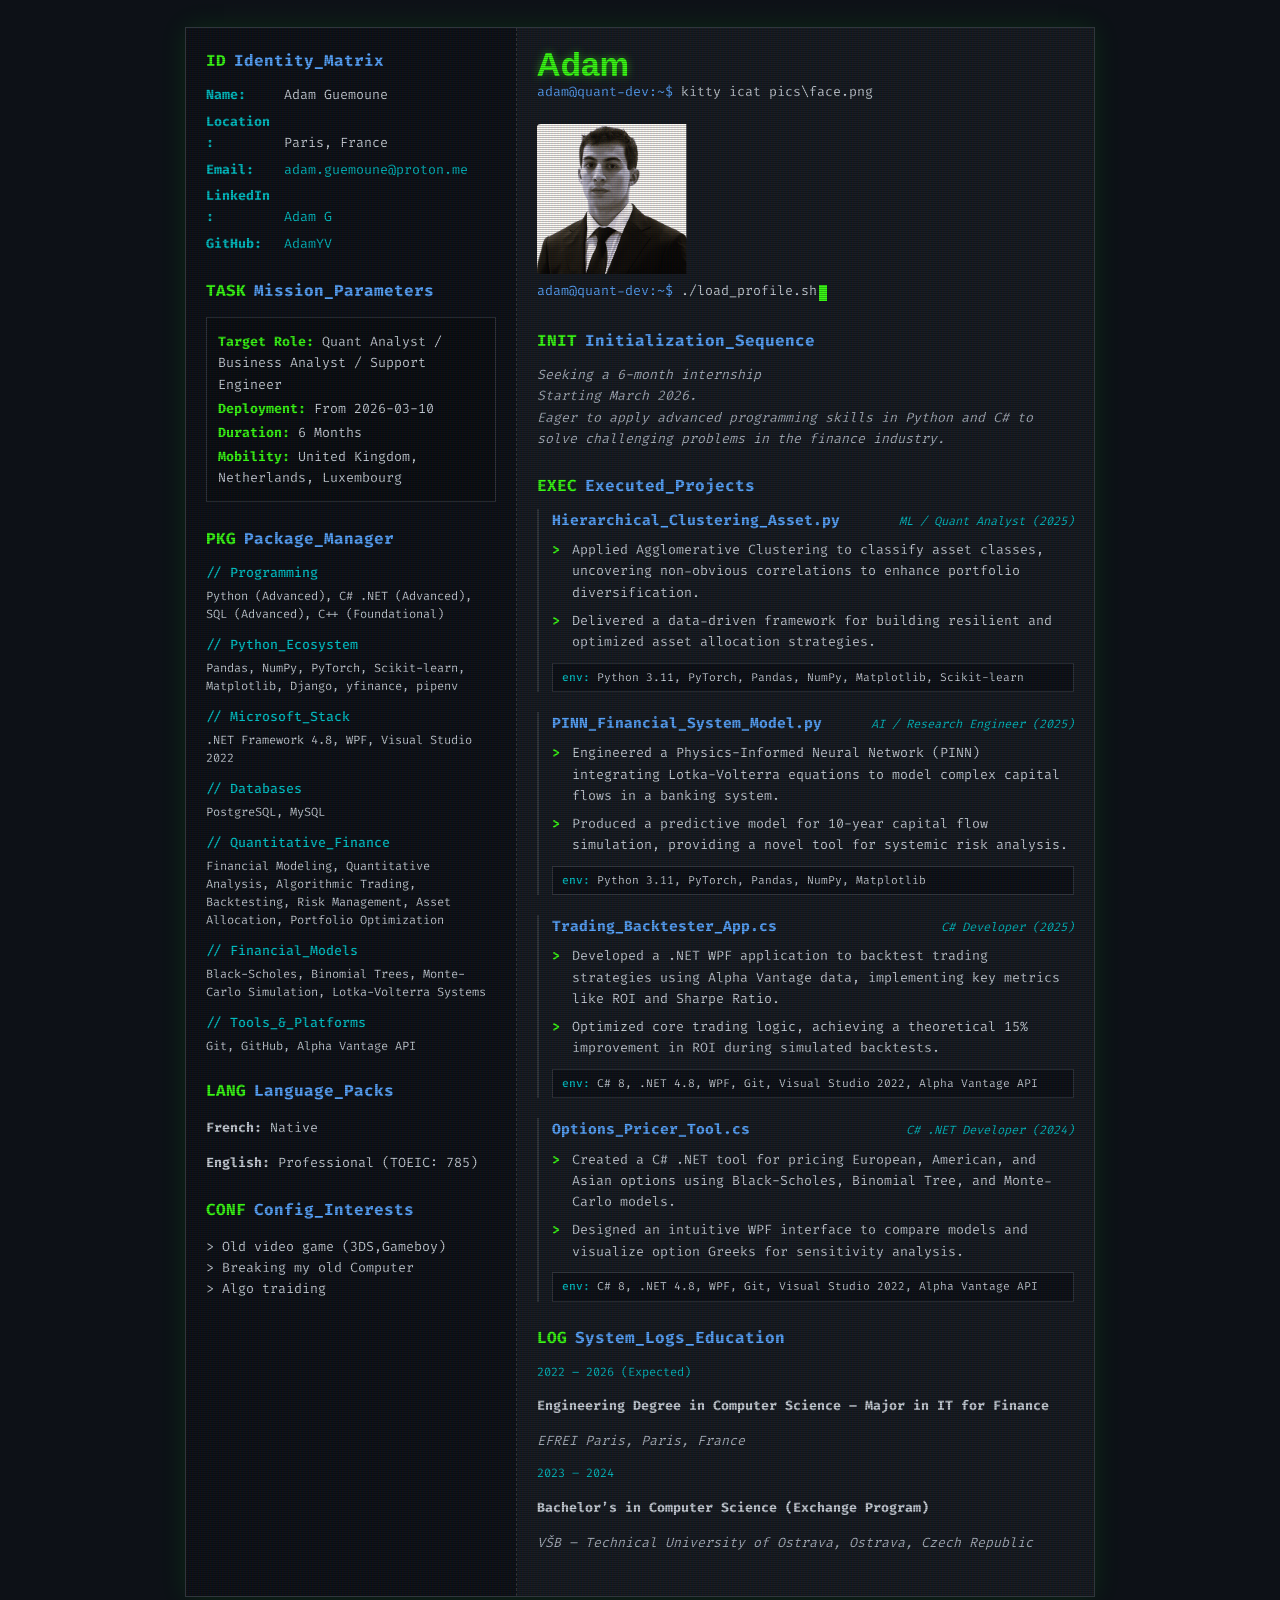
<file: page_1.html>
<!DOCTYPE html><html lang="en"><head>
<meta charset="utf-8"/>
<meta content="width=device-width, initial-scale=1.0" name="viewport"/>
<title>CV://ADAM_PARIS - IT Quantitative Analyst</title>
<link href="https://fonts.googleapis.com" rel="preconnect"/>
<link crossorigin="" href="https://fonts.gstatic.com" rel="preconnect"/>
<link href="https://fonts.googleapis.com/css2?family=Fira+Code:wght@400;500;700&amp;family=Roboto+Mono:wght@400;700&amp;display=swap" rel="stylesheet"/>
<style>
        :root {
            --bg-color: #0d1117;
            --panel-bg: #161b22;
            --text-color: #c9d1d9;
            --primary-accent: #39ff14; /* Neon Green */
            --secondary-accent: #00c2c7; /* Cyan */
            --header-color: #58a6ff; /* Blue */
            --border-color: #30363d;
            --font-family-mono: 'Fira Code', 'Roboto Mono', monospace;
        }

        @keyframes blink {
            0%, 100% { opacity: 1; }
            50% { opacity: 0; }
        }

        @keyframes scanline {
            0% { background-position: 0 0; }
            100% { background-position: 0 100%; }
        }

        html {
            font-size: 10pt;
            background-color: var(--bg-color);
        }

        body {
            font-family: var(--font-family-mono);
            color: var(--text-color);
            background-color: var(--bg-color);
            margin: 0;
            padding: 0;
            display: flex;
            justify-content: center;
            align-items: flex-start;
            min-height: 100vh;
            line-height: 1.6;
        }

        /* A4 Page Layout */
        .container {
            display: flex;
            width: 240mm;
            min-height: 297mm;
            margin: 2rem 0;
            background-color: var(--panel-bg);
            border: 1px solid var(--border-color);
            box-shadow: 0 0 25px rgba(0, 255, 20, 0.1);
            position: relative;
            overflow: hidden;
        }

        /* Terminal Scanline Effect */
        .container::after {
            content: ' ';
            display: block;
            position: absolute;
            top: 0;
            left: 0;
            right: 0;
            bottom: 0;
            background-image: linear-gradient(rgba(18, 16, 16, 0) 50%, rgba(0, 0, 0, 0.25) 50%), linear-gradient(90deg, rgba(255, 0, 0, 0.06), rgba(0, 255, 0, 0.02), rgba(0, 0, 255, 0.06));
            z-index: 2;
            background-size: 100% 2px, 3px 100%;
            pointer-events: none;
            animation: scanline 10s linear infinite;
        }

        /* --- Main Structure: Sidebar & Main Content --- */
        .sidebar {
            width: 35%;
            background-color: var(--bg-color);
            padding: 1.5rem;
            border-right: 1px dashed var(--border-color);
            z-index: 1;
        }

        .main-content {
            width: 65%;
            padding: 1.5rem;
            z-index: 1;
        }

        /* --- General Typography & Elements --- */
        h1, h2, h3 {
            font-family: var(--font-family-mono);
            font-weight: 700;
            margin: 0;
            padding: 0;
        }

        a {
            color: var(--secondary-accent);
            text-decoration: none;
            transition: color 0.3s, text-shadow 0.3s;
        }

        a:hover {
            color: var(--primary-accent);
            text-shadow: 0 0 5px var(--primary-accent);
        }

        ul {
            list-style: none;
            padding-left: 0;
            margin: 0;
        }

        /* --- Section Styling --- */
        .section {
            margin-bottom: 1.75rem;
        }

        .section-title {
            color: var(--header-color);
            font-size: 1.2em;
            margin-bottom: 0.8rem;
            display: flex;
            align-items: center;
        }

        .section-title::before {
            content: '>>';
            color: var(--primary-accent);
            margin-right: 0.5em;
            font-weight: 700;
        }

        /* --- Sidebar Specifics --- */
        .contact-info .section-title::before { content: 'ID'; }
        .skills .section-title::before { content: 'PKG'; }
        .languages .section-title::before { content: 'LANG'; }
        .interests .section-title::before { content: 'CONF'; }
        .mission .section-title::before { content: 'TASK'; }

        .contact-info ul li {
            margin-bottom: 0.4rem;
            word-wrap: break-word;
        }

        .contact-info strong {
            color: var(--secondary-accent);
            display: inline-block;
            width: 70px;
        }

        .skill-category {
            margin-bottom: 0.8rem;
        }

        .skill-category h3 {
            color: var(--secondary-accent);
            font-size: 1em;
            font-weight: 500;
            margin-bottom: 0.3rem;
        }

        .skill-category p {
            margin: 0;
            font-size: 0.9em;
            line-height: 1.5;
        }

        .mission-box {
            border: 1px solid var(--border-color);
            padding: 0.8rem;
            margin-top: 1rem;
            background: rgba(0,0,0,0.2);
        }
        .mission-box p { margin: 0.2rem 0; }
        .mission-box strong { color: var(--primary-accent); }

        /* --- Main Content Specifics --- */
        .main-header {
            text-align: left;
            margin-bottom: 2rem;
            text-align: left;
            padding-top: 0; /* Ajouté pour supprimer l'espace en haut */
        }

        .main-header h1 {
            font-size: 2.5em;
            color: var(--primary-accent);
            text-shadow: 0 0 8px rgba(57, 255, 20, 0.5);
            margin: 0; /* Déjà présent mais confirmé */
            line-height: 1; /* Ajouté pour réduire l'espace vertical */
            padding: 0;
        }
        

        .main-header .prompt {
            color: var(--header-color);
        }

        .main-header .prompt span {
            color: var(--text-color);
        }

        .cursor {
            display: inline-block;
            width: 0.6em;
            height: 1.2em;
            background-color: var(--primary-accent);
            animation: blink 1s step-end infinite;
            vertical-align: bottom;
            margin-left: 0.2em;
        }

        .summary p {
            margin: 0;
            font-style: italic;
            color: #aab3be; /* Slightly dimmer text for summary */
        }
        .summary .section-title::before { content: 'INIT'; }

        .education .section-title::before { content: 'LOG'; }
        .education-entry {
            margin-bottom: 1rem;
            position: relative;
        }
        .education-entry .date {
            color: var(--secondary-accent);
            font-size: 0.9em;
        }
        .education-entry .degree {
            font-weight: 700;
            color: var(--text-color);
        }
        .education-entry .institution {
            font-style: italic;
            color: #aab3be;
        }

        .projects .section-title::before { content: 'EXEC'; }
        .project-entry {
            margin-bottom: 1.5rem;
            border-left: 2px solid var(--border-color);
            padding-left: 1rem;
        }
        .project-header {
            display: flex;
            justify-content: space-between;
            align-items: baseline;
            margin-bottom: 0.5rem;
        }
        .project-header h3 {
            color: var(--header-color);
            font-size: 1.1em;
            font-weight: 700;
        }
        .project-header .role {
            font-style: italic;
            color: var(--secondary-accent);
            font-size: 0.9em;
        }
        .project-entry ul li {
            position: relative;
            padding-left: 1.5em;
            margin-bottom: 0.5rem;
        }
        .project-entry ul li::before {
            content: '>';
            position: absolute;
            left: 0;
            color: var(--primary-accent);
            font-weight: 700;
        }
        .project-env {
            background-color: var(--bg-color);
            border: 1px solid var(--border-color);
            padding: 0.5em 0.8em;
            margin-top: 0.8rem;
            font-size: 0.85em;
            line-height: 1.4;
            white-space: pre-wrap;
            word-wrap: break-word;
        }
        .project-env strong {
            color: var(--secondary-accent);
            font-weight: 500;
        }

        /*----Pour la photo ----*/
        
        .header-container {
            display: flex;
            align-items: flex-start; /* Changé de 'center' à 'flex-start' */
            gap: 20px;
            justify-content: space-between;
            margin-bottom: 20px;
        }

        .photo-adam {
            width: 150px;
            height: 150px;
            border-radius: 2%;
            align-self: flex-start; /* Ajouté pour aligner la photo en haut */
            padding-right: 10%;
        }
                
        h1 {
            margin: 0;
            color: #333;
            font-family: Arial, sans-serif;
        }
        


        /* --- Print Styles --- */
        @media print {
            @page {
                size: A4;
                margin: 1cm;
            }

            html, body {
                background-color: #ffffff !important;
                color: #000000 !important;
                font-size: 9pt;
            }

            .container {
                width: 100%;
                min-height: auto;
                margin: 0;
                border: none;
                box-shadow: none;
            }
            
            .container::after {
                display: none;
            }

            .sidebar, .main-content {
                background-color: #ffffff !important;
                padding: 0;
            }
            
            .sidebar {
                width: 33%;
                padding-right: 1cm;
                border-right: 1px solid #ccc;
            }
            
            .main-content {
                width: 67%;
                padding-left: 1cm;
            }

            :root {
                --primary-accent: #000000;
                --secondary-accent: #333333;
                --header-color: #000000;
                --text-color: #000000;
                --border-color: #cccccc;
                --bg-color: #ffffff;
                --panel-bg: #ffffff;
            }

            a {
                text-decoration: none;
                color: #000000 !important;
            }

            .cursor, .main-header h1 {
                text-shadow: none;
            }
            
            .project-env {
                border: 1px solid #eee;
                background-color: #f9f9f9 !important;
            }
            
            .mission-box {
                border: 1px solid #ccc;
                background: #f9f9f9 !important;
            }
        }
    </style>
</head>
<body>
<div class="container">
<aside class="sidebar">
<section class="section contact-info">
<h2 class="section-title" id="section-1">Identity_Matrix</h2>
<ul>
<li><strong>Name:</strong> Adam Guemoune</li>
<li><strong>Location:</strong> Paris, France</li>
<li><strong>Email:</strong> <a href="mailto:@">adam.guemoune@proton.me</a></li>
<li><strong>LinkedIn:</strong> <a href="https://www.linkedin.com/in/adam-g-b5b1a6208/">Adam G</a></li>
<li><strong>GitHub:</strong> <a href="github.com/AdamYv">AdamYV</a></li>
</ul>
</section>
<section class="section mission">
<h2 class="section-title" id="section-2">Mission_Parameters</h2>
<div class="mission-box">
<p><strong>Target Role:</strong> Quant Analyst / Business Analyst / Support Engineer</p>
<p><strong>Deployment:</strong> From 2026-03-10</p>
<p><strong>Duration:</strong> 6 Months</p>
<p><strong>Mobility:</strong>  United Kingdom, Netherlands, Luxembourg</p>
</div>

</section>
<section class="section skills">
<h2 class="section-title" id="section-3">Package_Manager</h2>
<div class="skill-category">
<h3 id="section-3-1">// Programming</h3>
<p>Python (Advanced), C# .NET (Advanced), SQL (Advanced), C++ (Foundational)</p>
</div>
<div class="skill-category">
<h3 id="section-3-2">// Python_Ecosystem</h3>
<p>Pandas, NumPy, PyTorch, Scikit-learn, Matplotlib, Django, yfinance, pipenv</p>
</div>
<div class="skill-category">
<h3 id="section-3-3">// Microsoft_Stack</h3>
<p>.NET Framework 4.8, WPF, Visual Studio 2022</p>
</div>
<div class="skill-category">
<h3 id="section-3-4">// Databases</h3>
<p>PostgreSQL, MySQL</p>
</div>
<div class="skill-category">
<h3 id="section-3-5">// Quantitative_Finance</h3>
<p>Financial Modeling, Quantitative Analysis, Algorithmic Trading, Backtesting, Risk Management, Asset Allocation, Portfolio Optimization</p>
</div>
<div class="skill-category">
<h3 id="section-3-6">// Financial_Models</h3>
<p>Black-Scholes, Binomial Trees, Monte-Carlo Simulation, Lotka-Volterra Systems</p>
</div>
<div class="skill-category">
<h3 id="section-3-7">// Tools_&amp;_Platforms</h3>
<p>Git, GitHub, Alpha Vantage API</p>
</div>
</section>
<section class="section languages">
<h2 class="section-title" id="section-4">Language_Packs</h2>
<p><strong>French:</strong> Native</p>
<p><strong>English:</strong> Professional (TOEIC: 785)</p>
</section>
<section class="section interests">
<h2 class="section-title" id="section-5">Config_Interests</h2>
<p>> Old video game (3DS,Gameboy)
    <br>> Breaking my old Computer
    <br>> Algo traiding 
    
</p>
</section>
</aside>
<main class="main-content">
<header class="main-header">
<h1>Adam</h1>
<div class="prompt">adam@quant-dev:~$ <span>kitty icat pics\face.png</span></div>
<br>

<img src="MOI.png" alt="No_pics" class="photo-adam">

<div class="prompt">adam@quant-dev:~$ <span>./load_profile.sh</span><span class="cursor"></span></div>
</header>
<section class="section summary">
<h2 class="section-title" id="section-1">Initialization_Sequence</h2>
<p> Seeking a 6-month internship  <br>Starting March 2026. <br>Eager to apply advanced programming skills in Python and C# to solve challenging problems in the finance industry.</p>
</section>
<section class="section projects">
<h2 class="section-title" id="section-2">Executed_Projects</h2>
<div class="project-entry">
<div class="project-header">
<h3 id="section-2-1">Hierarchical_Clustering_Asset.py</h3>

<span class="role">ML / Quant Analyst (2025)</span>
</div>
<ul>
<li>Applied Agglomerative Clustering to classify asset classes, uncovering non-obvious correlations to enhance portfolio diversification.</li>
<li>Delivered a data-driven framework for building resilient and optimized asset allocation strategies.</li>
</ul>
<div class="project-env"><strong>env:</strong> Python 3.11, PyTorch, Pandas, NumPy, Matplotlib, Scikit-learn</div>
</div>
<div class="project-entry">
<div class="project-header">
<h3 id="section-2-2">PINN_Financial_System_Model.py</h3>
<span class="role">AI / Research Engineer (2025)</span>
</div>
<ul>
<li>Engineered a Physics-Informed Neural Network (PINN) integrating Lotka-Volterra equations to model complex capital flows in a banking system.</li>
<li>Produced a predictive model for 10-year capital flow simulation, providing a novel tool for systemic risk analysis.</li>
</ul>
<div class="project-env"><strong>env:</strong> Python 3.11, PyTorch, Pandas, NumPy, Matplotlib</div>
</div>
<div class="project-entry">
<div class="project-header">

<h3 id="section-2-4">Trading_Backtester_App.cs</h3>
<span class="role">C# Developer (2025)</span>
</div>
<ul>
<li>Developed a .NET WPF application to backtest trading strategies using Alpha Vantage data, implementing key metrics like ROI and Sharpe Ratio.</li>
<li>Optimized core trading logic, achieving a theoretical 15% improvement in ROI during simulated backtests.</li>
</ul>
<div class="project-env"><strong>env:</strong> C# 8, .NET 4.8, WPF, Git, Visual Studio 2022, Alpha Vantage API</div>
</div>
<div class="project-entry">
<div class="project-header">
<h3 id="section-2-5">Options_Pricer_Tool.cs</h3>
<span class="role">C# .NET Developer (2024)</span>
</div>
<ul>
<li>Created a C# .NET tool for pricing European, American, and Asian options using Black-Scholes, Binomial Tree, and Monte-Carlo models.</li>
<li>Designed an intuitive WPF interface to compare models and visualize option Greeks for sensitivity analysis.</li>
</ul>
<div class="project-env"><strong>env:</strong> C# 8, .NET 4.8, WPF, Git, Visual Studio 2022, Alpha Vantage API</div>
</div>
</section>
<section class="section education">
<h2 class="section-title" id="section-3">System_Logs_Education</h2>
<div class="education-entry">
<p class="date">2022 – 2026 (Expected)</p>
<p class="degree">Engineering Degree in Computer Science – Major in IT for Finance</p>
<p class="institution">EFREI Paris, Paris, France</p>
</div>
<div class="education-entry">
<p class="date">2023 – 2024</p>
<p class="degree">Bachelor’s in Computer Science (Exchange Program)</p>
<p class="institution">VŠB – Technical University of Ostrava, Ostrava, Czech Republic</p>
</div>
</section>
</main>
</div>

</body></html>
</file>
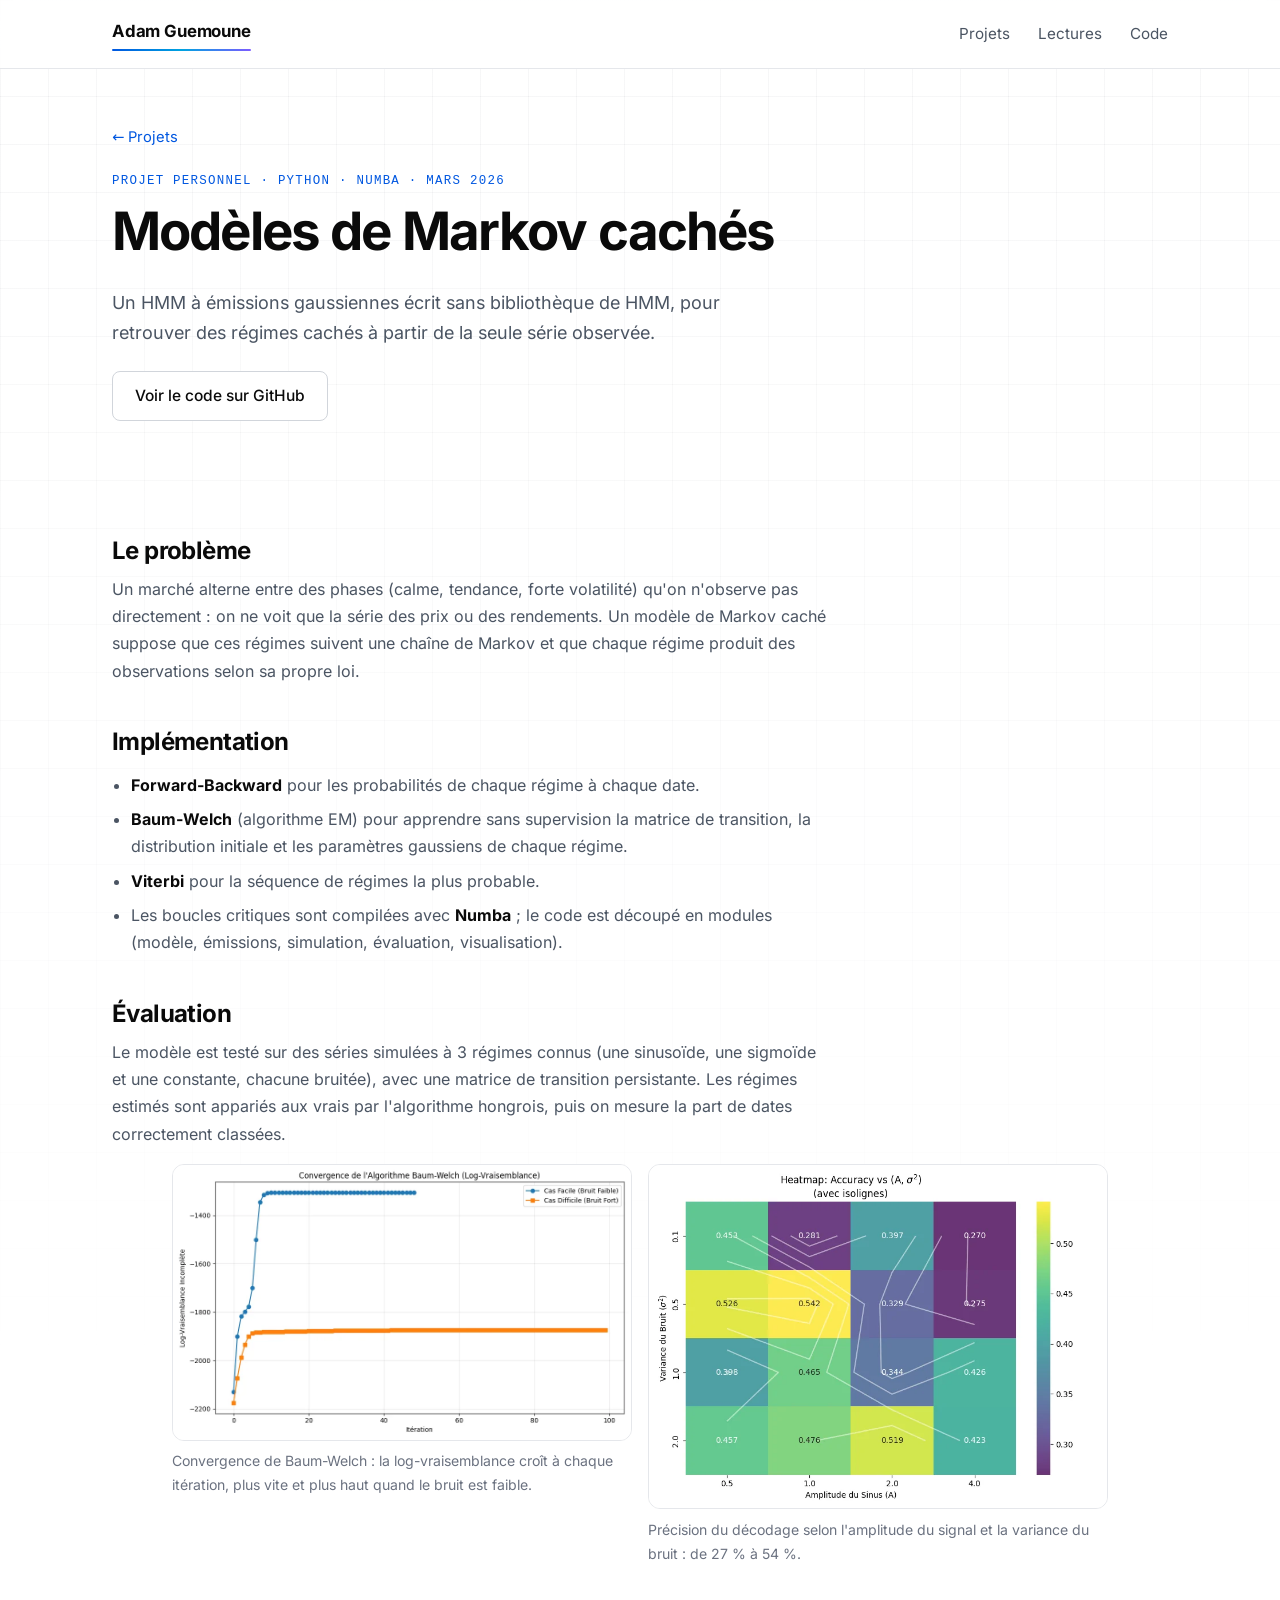
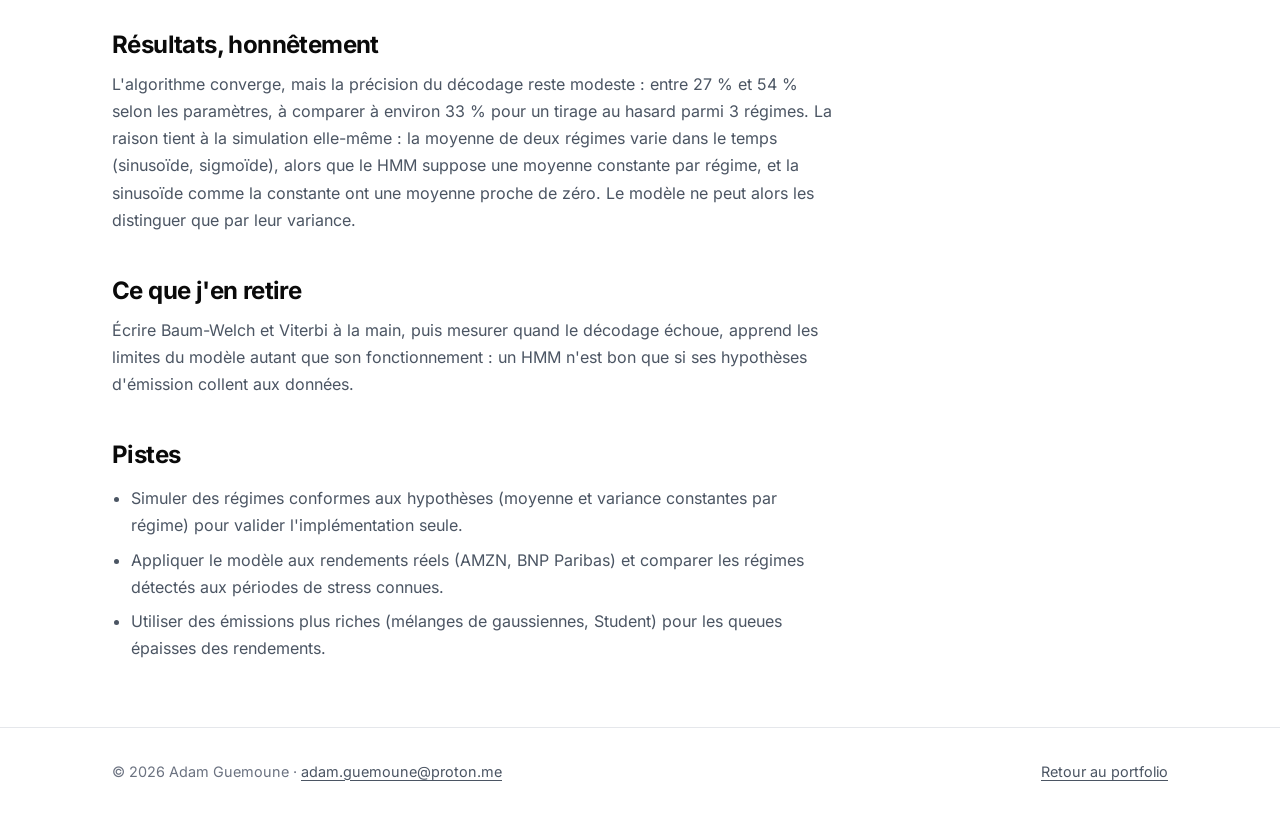
<file: projets/hmm.html>
<!doctype html>
<html lang="fr">
<head>
  <meta charset="utf-8">
  <meta name="viewport" content="width=device-width, initial-scale=1">
  <title>Modèles de Markov cachés – détection de régimes | Adam Guemoune</title>
  <meta name="description" content="Modèle de Markov caché gaussien codé à la main en Python et Numba : Forward-Backward, Baum-Welch, Viterbi, évalué sur des séries simulées à régimes connus.">
  <link rel="canonical" href="https://adamyv.github.io/projets/hmm.html">
  <meta property="og:type" content="article">
  <meta property="og:locale" content="fr_FR">
  <meta property="og:url" content="https://adamyv.github.io/projets/hmm.html">
  <meta property="og:title" content="Modèles de Markov cachés – Adam Guemoune">
  <meta property="og:description" content="Modèle de Markov caché gaussien codé à la main en Python et Numba : Forward-Backward, Baum-Welch, Viterbi, évalué sur des séries simulées à régimes connus.">
  <meta property="og:image" content="https://adamyv.github.io/assets/img/og-image.png">
  <meta name="twitter:card" content="summary_large_image">
  <link rel="icon" href="data:image/svg+xml,%3Csvg xmlns='http://www.w3.org/2000/svg' viewBox='0 0 32 32'%3E%3Crect width='32' height='32' rx='6' fill='%230057e0'/%3E%3Ctext x='16' y='22' font-family='monospace' font-size='15' font-weight='700' fill='white' text-anchor='middle'%3EAG%3C/text%3E%3C/svg%3E">
  <link rel="preload" href="../assets/fonts/inter-latin-wght-normal.woff2" as="font" type="font/woff2" crossorigin>
  <script>document.documentElement.classList.add("js")</script>
  <meta name="theme-color" content="#ffffff">
  <link rel="stylesheet" href="../assets/css/style.css">
</head>
<body>
  <a class="skip-link" href="#contenu">Aller au contenu</a>
  <header class="site-header">
    <div class="container">
      <a class="brand" href="../">Adam Guemoune</a>
      <nav class="nav" aria-label="Navigation principale">
        <a href="../#projets">Projets</a>
        <a href="../lectures/">Lectures</a>
        <a href="https://github.com/AdamYv/HMM">Code</a>
      </nav>
    </div>
  </header>

  <main id="contenu">
    <div class="container page-head">
      <p class="breadcrumb"><a href="../#projets">← Projets</a></p>
      <p class="eyebrow">Projet personnel · Python · Numba · mars 2026</p>
      <h1>Modèles de Markov cachés</h1>
      <p class="lead">Un HMM à émissions gaussiennes écrit sans bibliothèque de HMM, pour retrouver des régimes cachés à partir de la seule série observée.</p>
      <div class="cta"><a class="btn" href="https://github.com/AdamYv/HMM">Voir le code sur GitHub</a></div>
    </div>

    <section class="block">
      <div class="container prose">
        <h2>Le problème</h2>
        <p>Un marché alterne entre des phases (calme, tendance, forte volatilité) qu'on n'observe pas directement : on ne voit que la série des prix ou des rendements. Un modèle de Markov caché suppose que ces régimes suivent une chaîne de Markov et que chaque régime produit des observations selon sa propre loi.</p>

        <h2>Implémentation</h2>
        <ul>
          <li><strong>Forward-Backward</strong> pour les probabilités de chaque régime à chaque date.</li>
          <li><strong>Baum-Welch</strong> (algorithme EM) pour apprendre sans supervision la matrice de transition, la distribution initiale et les paramètres gaussiens de chaque régime.</li>
          <li><strong>Viterbi</strong> pour la séquence de régimes la plus probable.</li>
          <li>Les boucles critiques sont compilées avec <strong>Numba</strong> ; le code est découpé en modules (modèle, émissions, simulation, évaluation, visualisation).</li>
        </ul>

        <h2>Évaluation</h2>
        <p>Le modèle est testé sur des séries simulées à 3 régimes connus (une sinusoïde, une sigmoïde et une constante, chacune bruitée), avec une matrice de transition persistante. Les régimes estimés sont appariés aux vrais par l'algorithme hongrois, puis on mesure la part de dates correctement classées.</p>
      </div>
      <div class="container" style="display:grid;gap:16px;grid-template-columns:repeat(auto-fit,minmax(min(100%,380px),1fr));max-width:1000px">
        <figure>
          <img src="../assets/img/hmm-convergence.webp" width="1000" height="600" loading="lazy" alt="Log-vraisemblance au fil des itérations de Baum-Welch : le cas à bruit faible converge en une dizaine d'itérations vers environ moins 1300, le cas à bruit fort plafonne vers moins 1880.">
          <figcaption>Convergence de Baum-Welch : la log-vraisemblance croît à chaque itération, plus vite et plus haut quand le bruit est faible.</figcaption>
        </figure>
        <figure>
          <img src="../assets/img/hmm-heatmap.webp" width="800" height="600" loading="lazy" alt="Carte de chaleur de la précision du décodage selon l'amplitude du sinus (0,5 à 4) et la variance du bruit (0,1 à 2) : les valeurs vont de 0,27 à 0,54.">
          <figcaption>Précision du décodage selon l'amplitude du signal et la variance du bruit : de 27 % à 54 %.</figcaption>
        </figure>
      </div>
      <div class="container prose">
        <h2>Résultats, honnêtement</h2>
        <p>L'algorithme converge, mais la précision du décodage reste modeste : entre 27 % et 54 % selon les paramètres, à comparer à environ 33 % pour un tirage au hasard parmi 3 régimes. La raison tient à la simulation elle-même : la moyenne de deux régimes varie dans le temps (sinusoïde, sigmoïde), alors que le HMM suppose une moyenne constante par régime, et la sinusoïde comme la constante ont une moyenne proche de zéro. Le modèle ne peut alors les distinguer que par leur variance.</p>

        <h2>Ce que j'en retire</h2>
        <p>Écrire Baum-Welch et Viterbi à la main, puis mesurer quand le décodage échoue, apprend les limites du modèle autant que son fonctionnement : un HMM n'est bon que si ses hypothèses d'émission collent aux données.</p>

        <h2>Pistes</h2>
        <ul>
          <li>Simuler des régimes conformes aux hypothèses (moyenne et variance constantes par régime) pour valider l'implémentation seule.</li>
          <li>Appliquer le modèle aux rendements réels (AMZN, BNP Paribas) et comparer les régimes détectés aux périodes de stress connues.</li>
          <li>Utiliser des émissions plus riches (mélanges de gaussiennes, Student) pour les queues épaisses des rendements.</li>
        </ul>
      </div>
    </section>
  </main>
</main>

  <footer class="site-footer">
    <div class="container">
      <span>© 2026 Adam Guemoune · <a href="mailto:adam.guemoune@proton.me">adam.guemoune@proton.me</a></span>
      <span><a href="../">Retour au portfolio</a></span>
    </div>
  </footer>

  <script src="../assets/js/main.js" defer></script>
</body>
</html>
</file>
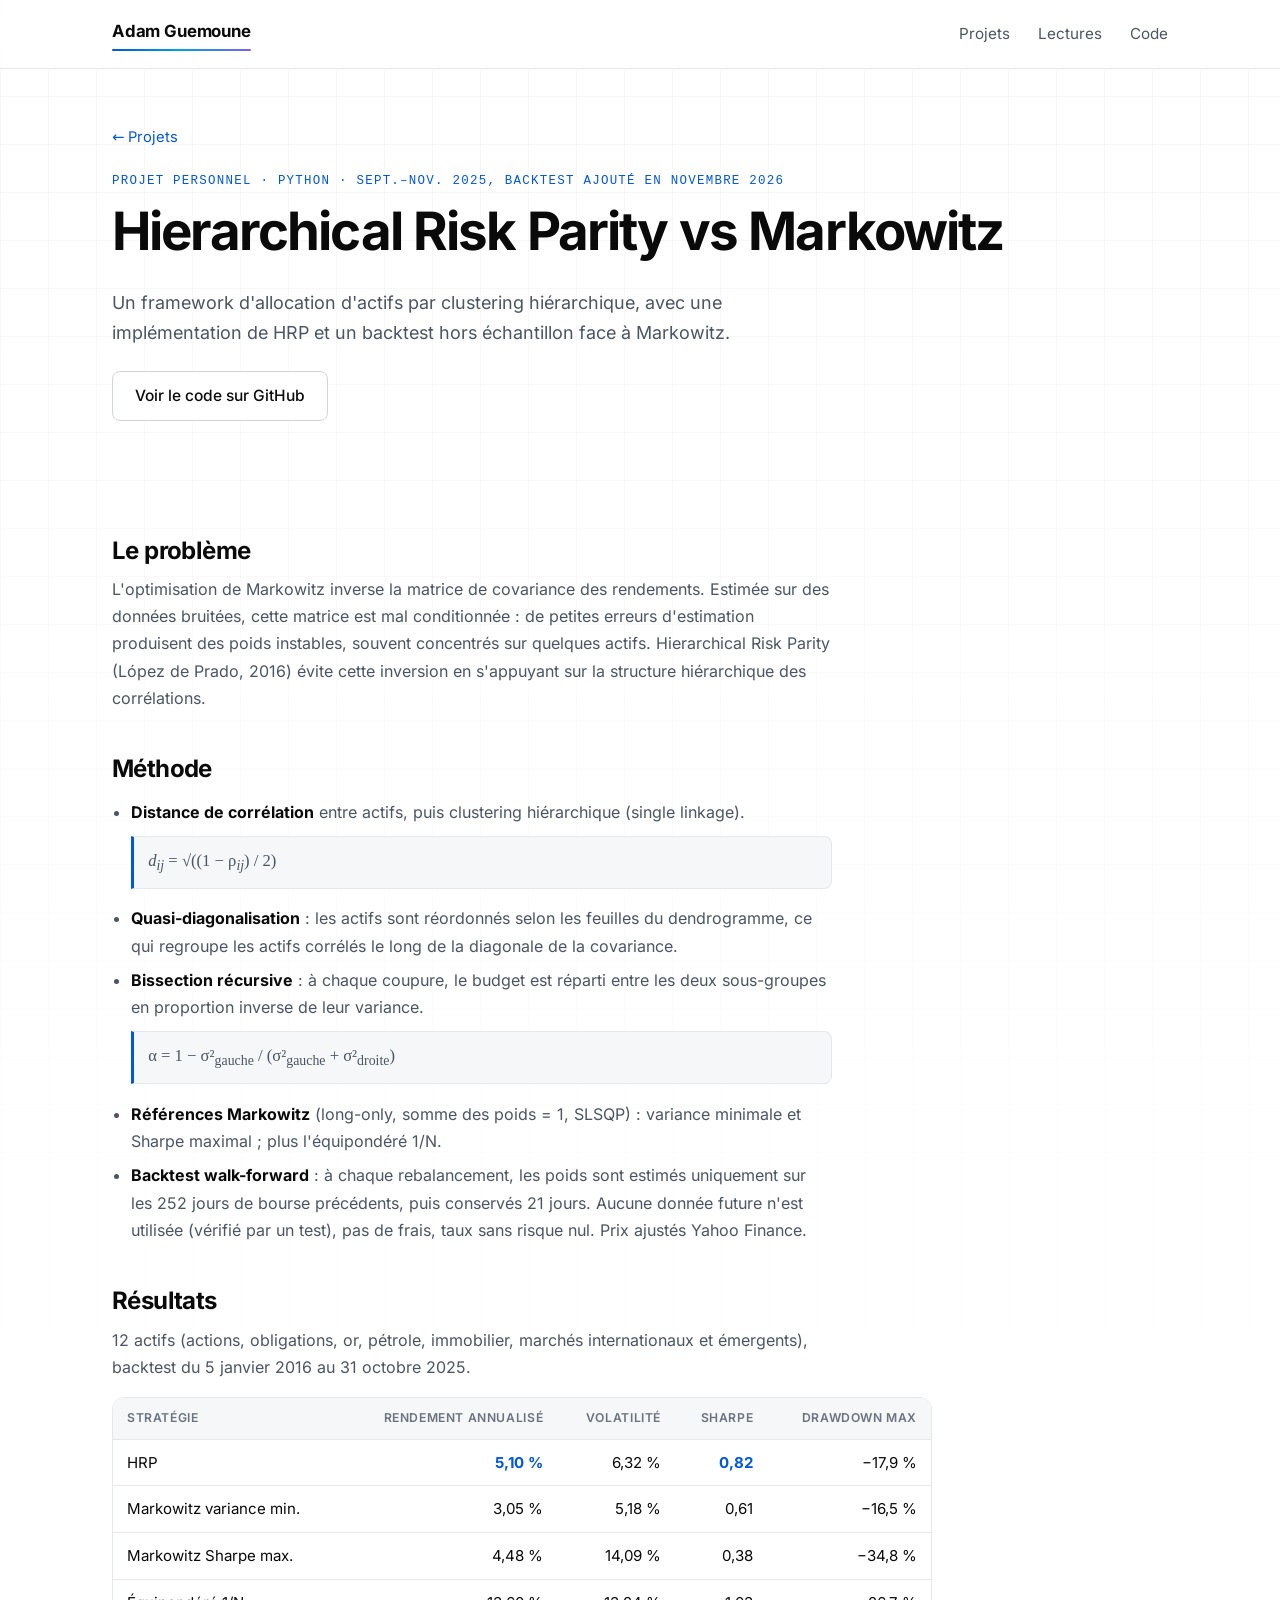
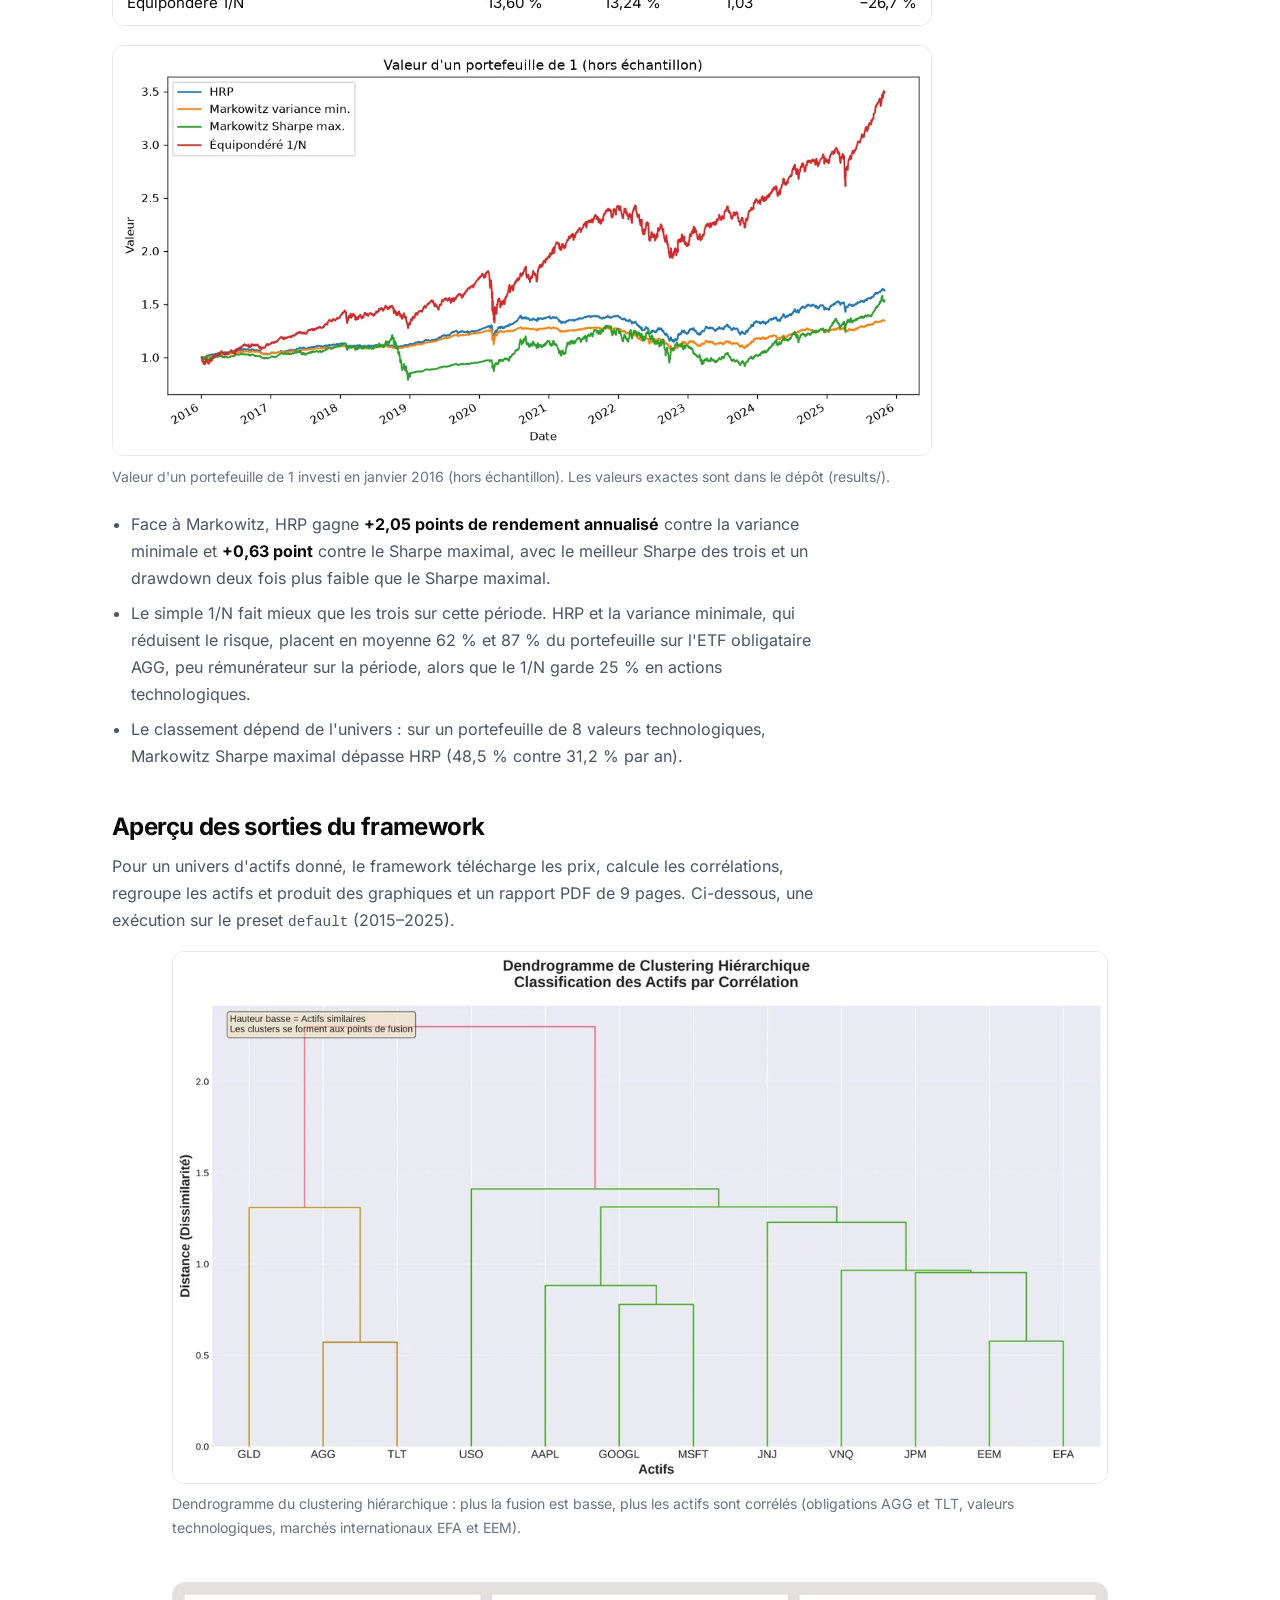
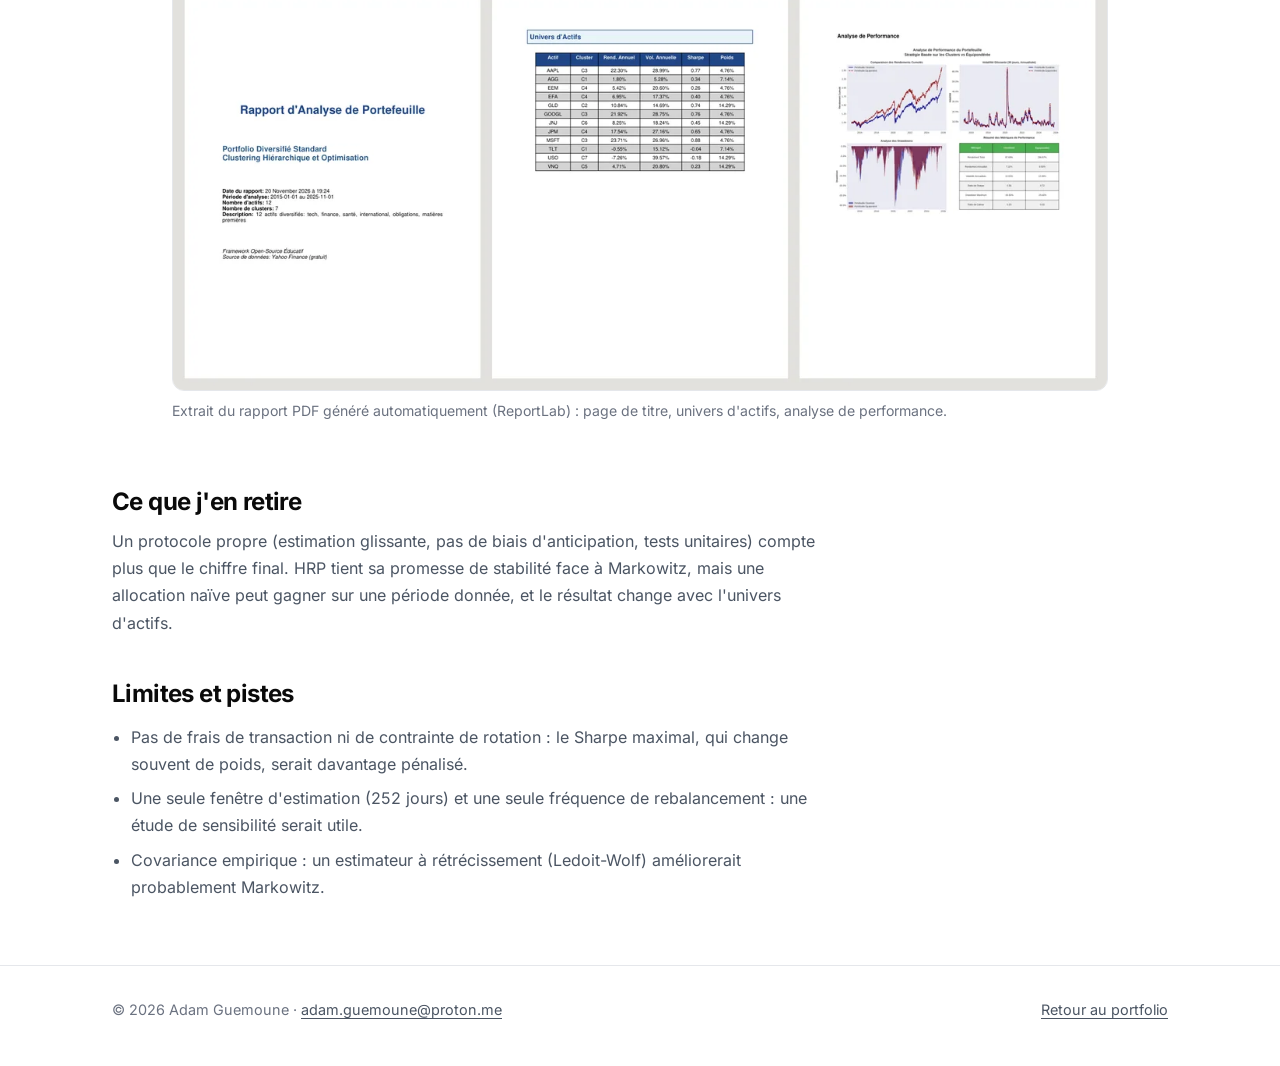
<file: projets/hrp.html>
<!doctype html>
<html lang="fr">
<head>
  <meta charset="utf-8">
  <meta name="viewport" content="width=device-width, initial-scale=1">
  <title>HRP vs Markowitz – backtest hors échantillon | Adam Guemoune</title>
  <meta name="description" content="Hierarchical Risk Parity (López de Prado) comparé à Markowitz par un backtest walk-forward hors échantillon sur 2016-2025 : méthode, résultats et limites.">
  <link rel="canonical" href="https://adamyv.github.io/projets/hrp.html">
  <meta property="og:type" content="article">
  <meta property="og:locale" content="fr_FR">
  <meta property="og:url" content="https://adamyv.github.io/projets/hrp.html">
  <meta property="og:title" content="HRP vs Markowitz – Adam Guemoune">
  <meta property="og:description" content="Hierarchical Risk Parity (López de Prado) comparé à Markowitz par un backtest walk-forward hors échantillon sur 2016-2025 : méthode, résultats et limites.">
  <meta property="og:image" content="https://adamyv.github.io/assets/img/og-image.png">
  <meta name="twitter:card" content="summary_large_image">
  <link rel="icon" href="data:image/svg+xml,%3Csvg xmlns='http://www.w3.org/2000/svg' viewBox='0 0 32 32'%3E%3Crect width='32' height='32' rx='6' fill='%230057e0'/%3E%3Ctext x='16' y='22' font-family='monospace' font-size='15' font-weight='700' fill='white' text-anchor='middle'%3EAG%3C/text%3E%3C/svg%3E">
  <link rel="preload" href="../assets/fonts/inter-latin-wght-normal.woff2" as="font" type="font/woff2" crossorigin>
  <script>document.documentElement.classList.add("js")</script>
  <meta name="theme-color" content="#ffffff">
  <link rel="stylesheet" href="../assets/css/style.css">
</head>
<body>
  <a class="skip-link" href="#contenu">Aller au contenu</a>
  <header class="site-header">
    <div class="container">
      <a class="brand" href="../">Adam Guemoune</a>
      <nav class="nav" aria-label="Navigation principale">
        <a href="../#projets">Projets</a>
        <a href="../lectures/">Lectures</a>
        <a href="https://github.com/AdamYv/Hierarchical-Clustering-Asset">Code</a>
      </nav>
    </div>
  </header>

  <main id="contenu">
    <div class="container page-head">
      <p class="breadcrumb"><a href="../#projets">← Projets</a></p>
      <p class="eyebrow">Projet personnel · Python · sept.–nov. 2025, backtest ajouté en novembre 2026</p>
      <h1>Hierarchical Risk Parity vs Markowitz</h1>
      <p class="lead">Un framework d'allocation d'actifs par clustering hiérarchique, avec une implémentation de HRP et un backtest hors échantillon face à Markowitz.</p>
      <div class="cta"><a class="btn" href="https://github.com/AdamYv/Hierarchical-Clustering-Asset">Voir le code sur GitHub</a></div>
    </div>

    <section class="block">
      <div class="container prose">
        <h2>Le problème</h2>
        <p>L'optimisation de Markowitz inverse la matrice de covariance des rendements. Estimée sur des données bruitées, cette matrice est mal conditionnée : de petites erreurs d'estimation produisent des poids instables, souvent concentrés sur quelques actifs. Hierarchical Risk Parity (López de Prado, 2016) évite cette inversion en s'appuyant sur la structure hiérarchique des corrélations.</p>

        <h2>Méthode</h2>
        <ul>
          <li><strong>Distance de corrélation</strong> entre actifs, puis clustering hiérarchique (single linkage).
            <p class="formula"><var>d</var><sub><var>ij</var></sub> = √((1 − ρ<sub><var>ij</var></sub>) / 2)</p></li>
          <li><strong>Quasi-diagonalisation</strong> : les actifs sont réordonnés selon les feuilles du dendrogramme, ce qui regroupe les actifs corrélés le long de la diagonale de la covariance.</li>
          <li><strong>Bissection récursive</strong> : à chaque coupure, le budget est réparti entre les deux sous-groupes en proportion inverse de leur variance.
            <p class="formula">α = 1 − σ²<sub>gauche</sub> / (σ²<sub>gauche</sub> + σ²<sub>droite</sub>)</p></li>
          <li><strong>Références Markowitz</strong> (long-only, somme des poids = 1, SLSQP) : variance minimale et Sharpe maximal ; plus l'équipondéré 1/N.</li>
          <li><strong>Backtest walk-forward</strong> : à chaque rebalancement, les poids sont estimés uniquement sur les 252 jours de bourse précédents, puis conservés 21 jours. Aucune donnée future n'est utilisée (vérifié par un test), pas de frais, taux sans risque nul. Prix ajustés Yahoo Finance.</li>
        </ul>

        <h2>Résultats</h2>
        <p>12 actifs (actions, obligations, or, pétrole, immobilier, marchés internationaux et émergents), backtest du 5 janvier 2016 au 31 octobre 2025.</p>
      </div>
      <div class="container">
        <div class="table-wrap" style="max-width:820px">
          <table>
            <caption class="visually-hidden">Performance hors échantillon des stratégies d'allocation, 2016-2025</caption>
            <thead><tr><th scope="col">Stratégie</th><th scope="col">Rendement annualisé</th><th scope="col">Volatilité</th><th scope="col">Sharpe</th><th scope="col">Drawdown max</th></tr></thead>
            <tbody>
              <tr><td>HRP</td><td class="best">5,10 %</td><td>6,32 %</td><td class="best">0,82</td><td>−17,9 %</td></tr>
              <tr><td>Markowitz variance min.</td><td>3,05 %</td><td>5,18 %</td><td>0,61</td><td>−16,5 %</td></tr>
              <tr><td>Markowitz Sharpe max.</td><td>4,48 %</td><td>14,09 %</td><td>0,38</td><td>−34,8 %</td></tr>
              <tr><td>Équipondéré 1/N</td><td>13,60 %</td><td>13,24 %</td><td>1,03</td><td>−26,7 %</td></tr>
            </tbody>
          </table>
        </div>
        <figure style="max-width:820px">
          <img src="../assets/img/hrp-backtest.webp" width="1200" height="600" loading="lazy" alt="Courbe de valeur hors échantillon de 2016 à 2025 : le 1/N termine vers 3,5, HRP vers 1,6, Markowitz Sharpe maximal vers 1,5 et Markowitz variance minimale vers 1,35.">
          <figcaption>Valeur d'un portefeuille de 1 investi en janvier 2016 (hors échantillon). Les valeurs exactes sont dans le dépôt (results/).</figcaption>
        </figure>
      </div>
      <div class="container prose">
        <ul>
          <li>Face à Markowitz, HRP gagne <strong>+2,05 points de rendement annualisé</strong> contre la variance minimale et <strong>+0,63 point</strong> contre le Sharpe maximal, avec le meilleur Sharpe des trois et un drawdown deux fois plus faible que le Sharpe maximal.</li>
          <li>Le simple 1/N fait mieux que les trois sur cette période. HRP et la variance minimale, qui réduisent le risque, placent en moyenne 62 % et 87 % du portefeuille sur l'ETF obligataire AGG, peu rémunérateur sur la période, alors que le 1/N garde 25 % en actions technologiques.</li>
          <li>Le classement dépend de l'univers : sur un portefeuille de 8 valeurs technologiques, Markowitz Sharpe maximal dépasse HRP (48,5 % contre 31,2 % par an).</li>
        </ul>

        <h2>Aperçu des sorties du framework</h2>
        <p>Pour un univers d'actifs donné, le framework télécharge les prix, calcule les corrélations, regroupe les actifs et produit des graphiques et un rapport PDF de 9 pages. Ci-dessous, une exécution sur le preset <code>default</code> (2015–2025).</p>
      </div>
      <div class="container shots">
        <figure>
          <img src="../assets/img/shot-hrp-dendrogram.webp" width="1200" height="682" loading="lazy" alt="Dendrogramme : AGG et TLT fusionnent tôt puis rejoignent GLD ; AAPL, GOOGL et MSFT forment un groupe ; EEM et EFA sont très proches ; USO reste isolé.">
          <figcaption>Dendrogramme du clustering hiérarchique : plus la fusion est basse, plus les actifs sont corrélés (obligations AGG et TLT, valeurs technologiques, marchés internationaux EFA et EEM).</figcaption>
        </figure>
        <figure>
          <img src="../assets/img/shot-hrp-report.webp" width="1200" height="522" loading="lazy" alt="Trois pages du rapport PDF généré : page de titre, tableau de l'univers d'actifs avec rendement, volatilité, Sharpe et poids, et page d'analyse de performance.">
          <figcaption>Extrait du rapport PDF généré automatiquement (ReportLab) : page de titre, univers d'actifs, analyse de performance.</figcaption>
        </figure>
      </div>
      <div class="container prose">
        <h2>Ce que j'en retire</h2>
        <p>Un protocole propre (estimation glissante, pas de biais d'anticipation, tests unitaires) compte plus que le chiffre final. HRP tient sa promesse de stabilité face à Markowitz, mais une allocation naïve peut gagner sur une période donnée, et le résultat change avec l'univers d'actifs.</p>

        <h2>Limites et pistes</h2>
        <ul>
          <li>Pas de frais de transaction ni de contrainte de rotation : le Sharpe maximal, qui change souvent de poids, serait davantage pénalisé.</li>
          <li>Une seule fenêtre d'estimation (252 jours) et une seule fréquence de rebalancement : une étude de sensibilité serait utile.</li>
          <li>Covariance empirique : un estimateur à rétrécissement (Ledoit-Wolf) améliorerait probablement Markowitz.</li>
        </ul>
      </div>
    </section>
  </main>
</main>

  <footer class="site-footer">
    <div class="container">
      <span>© 2026 Adam Guemoune · <a href="mailto:adam.guemoune@proton.me">adam.guemoune@proton.me</a></span>
      <span><a href="../">Retour au portfolio</a></span>
    </div>
  </footer>

  <script src="../assets/js/main.js" defer></script>
</body>
</html>
</file>
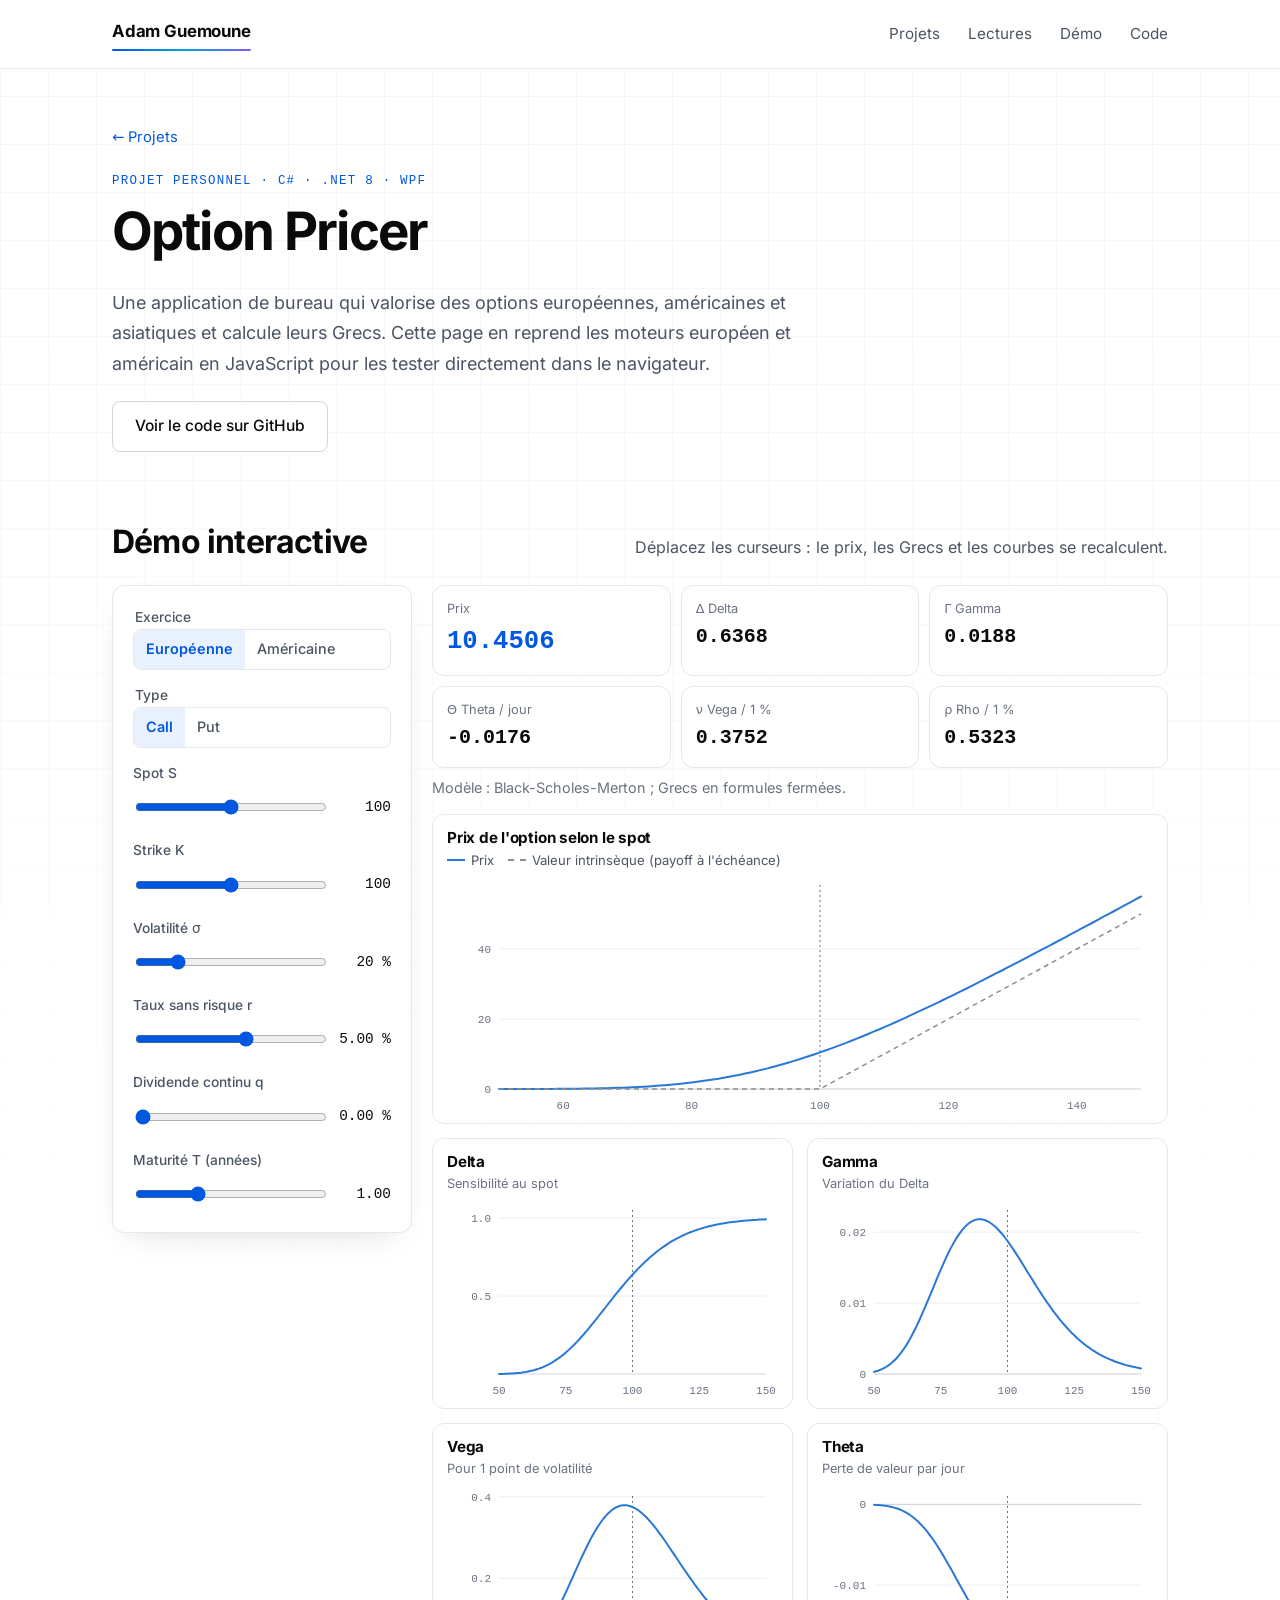
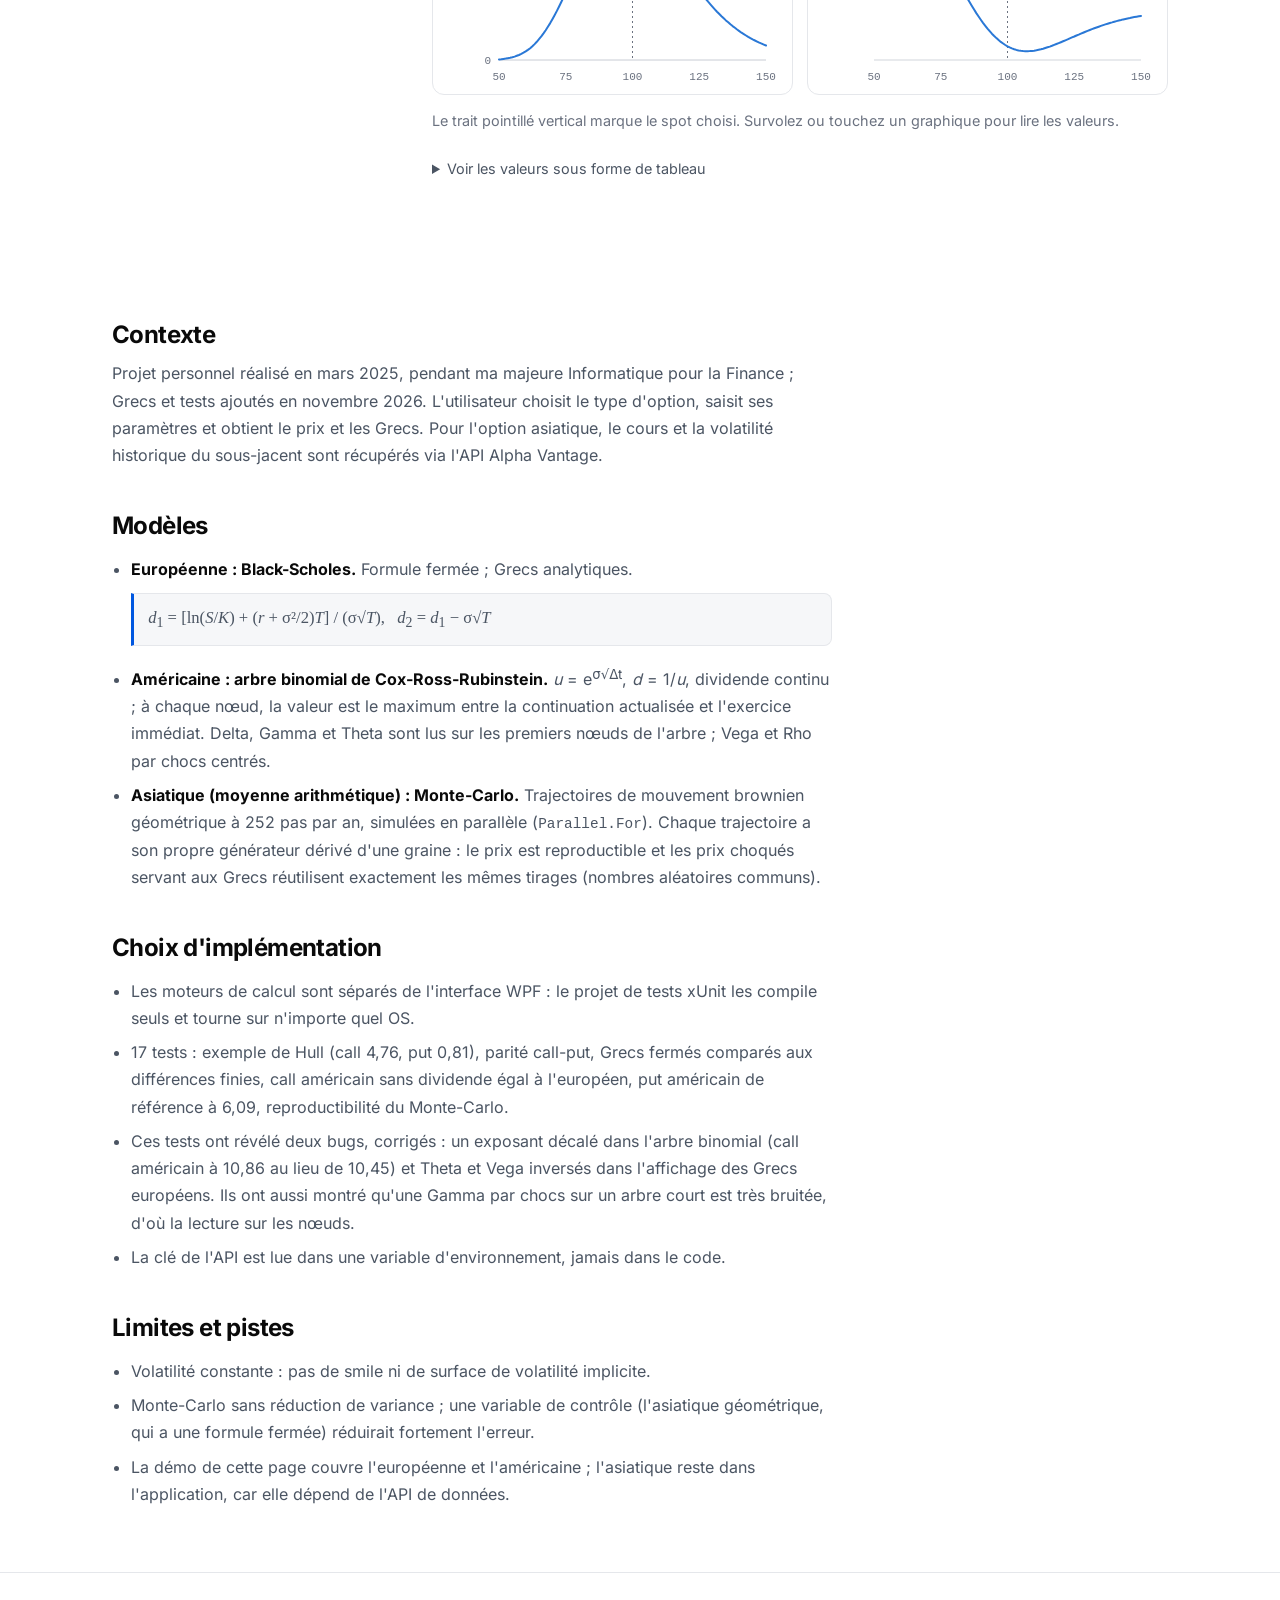
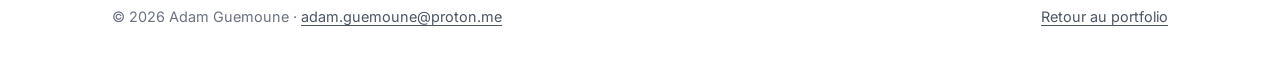
<file: projets/option-pricer.html>
<!doctype html>
<html lang="fr">
<head>
  <meta charset="utf-8">
  <meta name="viewport" content="width=device-width, initial-scale=1">
  <title>Option Pricer – démo et détails | Adam Guemoune</title>
  <meta name="description" content="Pricer d'options européennes, américaines et asiatiques en C# : Black-Scholes, arbre binomial, Monte-Carlo, Grecs. Démo interactive avec graphiques du prix et des Grecs.">
  <link rel="canonical" href="https://adamyv.github.io/projets/option-pricer.html">
  <meta property="og:type" content="article">
  <meta property="og:locale" content="fr_FR">
  <meta property="og:url" content="https://adamyv.github.io/projets/option-pricer.html">
  <meta property="og:title" content="Option Pricer – Adam Guemoune">
  <meta property="og:description" content="Black-Scholes, arbre binomial CRR, Monte-Carlo et Grecs, avec une démo interactive.">
  <meta property="og:image" content="https://adamyv.github.io/assets/img/og-image.png">
  <meta name="twitter:card" content="summary_large_image">
  <link rel="icon" href="data:image/svg+xml,%3Csvg xmlns='http://www.w3.org/2000/svg' viewBox='0 0 32 32'%3E%3Crect width='32' height='32' rx='6' fill='%230057e0'/%3E%3Ctext x='16' y='22' font-family='monospace' font-size='15' font-weight='700' fill='white' text-anchor='middle'%3EAG%3C/text%3E%3C/svg%3E">
  <link rel="preload" href="../assets/fonts/inter-latin-wght-normal.woff2" as="font" type="font/woff2" crossorigin>
  <script>document.documentElement.classList.add("js")</script>
  <meta name="theme-color" content="#ffffff">
  <link rel="stylesheet" href="../assets/css/style.css">
</head>
<body>
  <a class="skip-link" href="#contenu">Aller au contenu</a>
  <header class="site-header">
    <div class="container">
      <a class="brand" href="../">Adam Guemoune</a>
      <nav class="nav" aria-label="Navigation principale">
        <a href="../#projets">Projets</a>
        <a href="../lectures/">Lectures</a>
        <a href="#demo">Démo</a>
        <a href="https://github.com/AdamYv/Option-Pricer">Code</a>
      </nav>
    </div>
  </header>

  <main id="contenu">
    <div class="container page-head">
      <p class="breadcrumb"><a href="../#projets">← Projets</a></p>
      <p class="eyebrow">Projet personnel · C# · .NET 8 · WPF</p>
      <h1>Option Pricer</h1>
      <p class="lead">Une application de bureau qui valorise des options européennes, américaines et asiatiques et calcule leurs Grecs. Cette page en reprend les moteurs européen et américain en JavaScript pour les tester directement dans le navigateur.</p>
      <div class="cta">
        <a class="btn" href="https://github.com/AdamYv/Option-Pricer">Voir le code sur GitHub</a>
      </div>
    </div>

    <!-- ================= Démo ================= -->
    <section class="block" id="demo" aria-labelledby="demo-titre">
      <div class="container">
        <div class="section-head">
          <h2 id="demo-titre">Démo interactive</h2>
          <p>Déplacez les curseurs : le prix, les Grecs et les courbes se recalculent.</p>
        </div>

        <div class="pricer" data-pricer>
          <form aria-label="Paramètres de l'option">
            <fieldset class="field">
              <legend>Exercice</legend>
              <div class="segmented">
                <label><input type="radio" name="style" value="european" checked><span>Européenne</span></label>
                <label><input type="radio" name="style" value="american"><span>Américaine</span></label>
              </div>
            </fieldset>
            <fieldset class="field">
              <legend>Type</legend>
              <div class="segmented">
                <label><input type="radio" name="type" value="call" checked><span>Call</span></label>
                <label><input type="radio" name="type" value="put"><span>Put</span></label>
              </div>
            </fieldset>
            <div class="field">
              <label for="f-S">Spot S</label>
              <div class="field-row"><input id="f-S" name="S" type="range" min="50" max="150" step="1" value="100"><output for="f-S"></output></div>
            </div>
            <div class="field">
              <label for="f-K">Strike K</label>
              <div class="field-row"><input id="f-K" name="K" type="range" min="50" max="150" step="1" value="100"><output for="f-K"></output></div>
            </div>
            <div class="field">
              <label for="f-sigma">Volatilité σ</label>
              <div class="field-row"><input id="f-sigma" name="sigma" type="range" min="5" max="80" step="1" value="20" data-unit=" %"><output for="f-sigma"></output></div>
            </div>
            <div class="field">
              <label for="f-r">Taux sans risque r</label>
              <div class="field-row"><input id="f-r" name="r" type="range" min="-2" max="10" step="0.25" value="5" data-unit=" %" data-decimals="2"><output for="f-r"></output></div>
            </div>
            <div class="field">
              <label for="f-q">Dividende continu q</label>
              <div class="field-row"><input id="f-q" name="q" type="range" min="0" max="10" step="0.25" value="0" data-unit=" %" data-decimals="2"><output for="f-q"></output></div>
            </div>
            <div class="field">
              <label for="f-T">Maturité T (années)</label>
              <div class="field-row"><input id="f-T" name="T" type="range" min="0.1" max="3" step="0.05" value="1" data-decimals="2"><output for="f-T"></output></div>
            </div>
          </form>

          <div>
            <div class="results" aria-live="polite">
              <div class="stat stat-main"><div class="label">Prix</div><div class="value" data-out="price">–</div></div>
              <div class="stat"><div class="label">Δ Delta</div><div class="value" data-out="delta">–</div></div>
              <div class="stat"><div class="label">Γ Gamma</div><div class="value" data-out="gamma">–</div></div>
              <div class="stat"><div class="label">Θ Theta / jour</div><div class="value" data-out="theta">–</div></div>
              <div class="stat"><div class="label">ν Vega / 1 %</div><div class="value" data-out="vega">–</div></div>
              <div class="stat"><div class="label">ρ Rho / 1 %</div><div class="value" data-out="rho">–</div></div>
            </div>
            <p class="note" style="margin:8px 0 0">Modèle : <span data-out="model"></span>.</p>

            <div class="charts">
              <div class="chart-card" data-chart="price">
                <h3>Prix de l'option selon le spot</h3>
                <ul class="legend">
                  <li><span class="swatch" aria-hidden="true"></span>Prix</li>
                  <li><span class="swatch swatch-ref" aria-hidden="true"></span>Valeur intrinsèque (payoff à l'échéance)</li>
                </ul>
                <div class="chart-holder"></div>
              </div>
              <div class="chart-grid">
                <div class="chart-card" data-chart="delta"><h3>Delta</h3><p class="sub">Sensibilité au spot</p><div class="chart-holder"></div></div>
                <div class="chart-card" data-chart="gamma"><h3>Gamma</h3><p class="sub">Variation du Delta</p><div class="chart-holder"></div></div>
                <div class="chart-card" data-chart="vega"><h3>Vega</h3><p class="sub">Pour 1 point de volatilité</p><div class="chart-holder"></div></div>
                <div class="chart-card" data-chart="theta"><h3>Theta</h3><p class="sub">Perte de valeur par jour</p><div class="chart-holder"></div></div>
              </div>
              <p class="note" style="margin:0">Le trait pointillé vertical marque le spot choisi. Survolez ou touchez un graphique pour lire les valeurs.</p>
              <details class="data-table" data-table>
                <summary>Voir les valeurs sous forme de tableau</summary>
                <div class="table-wrap" style="margin-top:8px">
                  <table>
                    <thead><tr><th>Spot</th><th>Prix</th><th>Delta</th><th>Gamma</th><th>Vega / 1 %</th><th>Theta / jour</th></tr></thead>
                    <tbody></tbody>
                  </table>
                </div>
              </details>
            </div>
          </div>
        </div>
        <noscript><p>La démo nécessite JavaScript.</p></noscript>
      </div>
    </section>

    <!-- ================= Détails ================= -->
    <section class="block" aria-labelledby="details-titre">
      <div class="container prose">
        <h2 id="details-titre">Contexte</h2>
        <p>Projet personnel réalisé en mars 2025, pendant ma majeure Informatique pour la Finance ; Grecs et tests ajoutés en novembre 2026. L'utilisateur choisit le type d'option, saisit ses paramètres et obtient le prix et les Grecs. Pour l'option asiatique, le cours et la volatilité historique du sous-jacent sont récupérés via l'API Alpha Vantage.</p>

        <h2>Modèles</h2>
        <ul>
          <li><strong>Européenne : Black-Scholes.</strong> Formule fermée ; Grecs analytiques.
            <p class="formula"><var>d</var><sub>1</sub> = [ln(<var>S</var>/<var>K</var>) + (<var>r</var> + σ²/2)<var>T</var>] / (σ√<var>T</var>), &nbsp; <var>d</var><sub>2</sub> = <var>d</var><sub>1</sub> − σ√<var>T</var></p>
          </li>
          <li><strong>Américaine : arbre binomial de Cox-Ross-Rubinstein.</strong> <var>u</var> = e<sup>σ√Δt</sup>, <var>d</var> = 1/<var>u</var>, dividende continu ; à chaque nœud, la valeur est le maximum entre la continuation actualisée et l'exercice immédiat. Delta, Gamma et Theta sont lus sur les premiers nœuds de l'arbre ; Vega et Rho par chocs centrés.</li>
          <li><strong>Asiatique (moyenne arithmétique) : Monte-Carlo.</strong> Trajectoires de mouvement brownien géométrique à 252 pas par an, simulées en parallèle (<code>Parallel.For</code>). Chaque trajectoire a son propre générateur dérivé d'une graine : le prix est reproductible et les prix choqués servant aux Grecs réutilisent exactement les mêmes tirages (nombres aléatoires communs).</li>
        </ul>

        <h2>Choix d'implémentation</h2>
        <ul>
          <li>Les moteurs de calcul sont séparés de l'interface WPF : le projet de tests xUnit les compile seuls et tourne sur n'importe quel OS.</li>
          <li>17 tests : exemple de Hull (call 4,76, put 0,81), parité call-put, Grecs fermés comparés aux différences finies, call américain sans dividende égal à l'européen, put américain de référence à 6,09, reproductibilité du Monte-Carlo.</li>
          <li>Ces tests ont révélé deux bugs, corrigés : un exposant décalé dans l'arbre binomial (call américain à 10,86 au lieu de 10,45) et Theta et Vega inversés dans l'affichage des Grecs européens. Ils ont aussi montré qu'une Gamma par chocs sur un arbre court est très bruitée, d'où la lecture sur les nœuds.</li>
          <li>La clé de l'API est lue dans une variable d'environnement, jamais dans le code.</li>
        </ul>

        <h2>Limites et pistes</h2>
        <ul>
          <li>Volatilité constante : pas de smile ni de surface de volatilité implicite.</li>
          <li>Monte-Carlo sans réduction de variance ; une variable de contrôle (l'asiatique géométrique, qui a une formule fermée) réduirait fortement l'erreur.</li>
          <li>La démo de cette page couvre l'européenne et l'américaine ; l'asiatique reste dans l'application, car elle dépend de l'API de données.</li>
        </ul>
      </div>
    </section>
  </main>

  <footer class="site-footer">
    <div class="container">
      <span>© 2026 Adam Guemoune · <a href="mailto:adam.guemoune@proton.me">adam.guemoune@proton.me</a></span>
      <span><a href="../">Retour au portfolio</a></span>
    </div>
  </footer>

  <script src="../assets/js/main.js" defer></script>
  <script type="module">
    import { initPricer } from "../assets/js/pricer.js";
    initPricer(document.querySelector("[data-pricer]"));
  </script>
</body>
</html>
</file>
<file: assets/css/style.css>
/* ==========================================================================
   Portfolio Adam Guemoune - thème clair, sans dépendance externe
   Police : Inter (SIL OFL 1.1, voir assets/fonts/LICENSE-Inter.txt)
   ========================================================================== */

@font-face {
  font-family: "Inter";
  src: url("../fonts/inter-latin-wght-normal.woff2") format("woff2");
  font-weight: 100 900;
  font-style: normal;
  font-display: swap;
}

:root {
  color-scheme: light;
  --bg: #ffffff;
  --bg-soft: #f6f7f9;
  --surface: #ffffff;
  --surface-2: #f3f4f6;
  --border: #e5e7eb;
  --border-strong: #d1d5db;
  --text: #0a0a0a;
  --text-2: #4b5563;
  --text-3: #6b7280;
  --accent: #0057e0;
  --accent-hover: #0047b8;
  --accent-soft: #eaf1fe;
  --gradient: linear-gradient(90deg, #0057e0 0%, #00a3e0 50%, #7c5cff 100%);
  --series-1: #2a78d6;
  --series-ref: #8f8e88;
  --grid: #eceef1;
  --focus: #0057e0;
  --radius: 12px;
  --maxw: 1120px;
  --font-sans: "Inter", system-ui, -apple-system, "Segoe UI", Roboto, "Noto Sans", Arial, sans-serif;
  --font-mono: ui-monospace, "SFMono-Regular", "JetBrains Mono", "Cascadia Code", Menlo, Consolas, "Noto Sans Mono", monospace;
  --ease: cubic-bezier(.2, .7, .2, 1);
}

/* ---------- Base ---------- */
*, *::before, *::after { box-sizing: border-box; }
html { -webkit-text-size-adjust: 100%; scroll-behavior: smooth; scroll-padding-top: 80px; }
body {
  margin: 0;
  background: var(--bg);
  color: var(--text);
  font: 400 16px/1.7 var(--font-sans);
  -webkit-font-smoothing: antialiased;
  overflow-x: hidden;
}
/* Fine grille en filigrane en haut de page */
body::before {
  content: ""; position: absolute; top: 0; left: 0; right: 0; height: 1400px; z-index: -1; pointer-events: none;
  background-image:
    linear-gradient(to right, rgba(15, 23, 42, .04) 1px, transparent 1px),
    linear-gradient(to bottom, rgba(15, 23, 42, .04) 1px, transparent 1px);
  background-size: 48px 48px;
  -webkit-mask-image: linear-gradient(to bottom, #000 0%, transparent 100%);
  mask-image: linear-gradient(to bottom, #000 0%, transparent 100%);
}
img { max-width: 100%; height: auto; display: block; }
a { color: var(--accent); text-underline-offset: 3px; }
a:hover { color: var(--accent-hover); }
:focus-visible { outline: 3px solid var(--focus); outline-offset: 3px; border-radius: 4px; }
h1, h2, h3 { line-height: 1.15; margin: 0 0 .5em; letter-spacing: -0.025em; font-weight: 700; }
h2 { font-size: clamp(1.8rem, 4vw, 2.5rem); }
h3 { font-size: 1.25rem; letter-spacing: -0.015em; }
p { margin: 0 0 1em; }
code, .mono { font-family: var(--font-mono); font-size: .9em; }
.skip-link { position: absolute; left: -999px; top: 8px; background: var(--surface); padding: 8px 12px; z-index: 100; }
.skip-link:focus { left: 16px; }
.visually-hidden { position: absolute !important; width: 1px; height: 1px; overflow: hidden; clip: rect(0 0 0 0); white-space: nowrap; }

.container { max-width: var(--maxw); margin: 0 auto; padding: 0 16px; }
@media (min-width: 720px) { .container { padding: 0 32px; } }

/* ---------- Navigation ---------- */
.site-header {
  position: sticky; top: 0; z-index: 50;
  background: rgba(255, 255, 255, .85);
  -webkit-backdrop-filter: saturate(180%) blur(12px);
  backdrop-filter: saturate(180%) blur(12px);
  border-bottom: 1px solid var(--border);
}
.site-header .container { display: flex; align-items: center; gap: 24px; height: 68px; }
.brand { display: inline-flex; flex-direction: column; gap: 3px; color: var(--text); text-decoration: none; font-weight: 700; letter-spacing: -.01em; font-size: 1.05rem; flex: none; }
.brand::after { content: ""; height: 2px; border-radius: 2px; background: var(--gradient); }
.brand:hover { color: var(--text); }
.nav { display: flex; gap: 28px; margin-left: auto; overflow-x: auto; scrollbar-width: none; }
.nav::-webkit-scrollbar { display: none; }
.nav a { position: relative; color: var(--text-2); text-decoration: none; font-size: .95rem; padding: 6px 0; white-space: nowrap; }
.nav a::after { content: ""; position: absolute; left: 0; bottom: 0; width: 0; height: 2px; background: var(--accent); transition: width .25s var(--ease); }
.nav a:hover { color: var(--text); }
.nav a:hover::after { width: 100%; }
@media (max-width: 719px) {
  .site-header .container { gap: 16px; }
  .nav { gap: 18px; }
  .nav .nav-optional { display: none; }
}
@media (max-width: 420px) { .nav .nav-wide { display: none; } }

/* ---------- Boutons ---------- */
.btn {
  display: inline-flex; align-items: center; justify-content: center; gap: 8px; min-height: 46px;
  padding: 11px 22px; border-radius: 8px; border: 1px solid var(--border-strong);
  background: var(--surface); color: var(--text); text-decoration: none; font-weight: 500; font-size: .97rem;
  transition: transform .2s var(--ease), box-shadow .2s var(--ease), border-color .2s, background-color .2s, color .2s;
}
.btn:hover { color: var(--accent); border-color: var(--accent); transform: translateY(-2px); }
.btn svg { width: 18px; height: 18px; flex: none; }
.btn-primary { background: var(--accent); border-color: var(--accent); color: #fff; }
.btn-primary:hover { background: var(--accent-hover); border-color: var(--accent-hover); color: #fff; box-shadow: 0 10px 24px rgba(0, 87, 224, .25); }
.btn-sm { min-height: 40px; padding: 8px 14px; font-size: .9rem; }

/* ---------- Hero ---------- */
.hero { position: relative; isolation: isolate; min-height: min(calc(90vh - 68px), 780px); display: flex; align-items: center; padding: 64px 0; }
.hero::before {
  content: ""; position: absolute; inset: 0; z-index: -1; pointer-events: none;
  background:
    radial-gradient(55% 60% at 90% 0%, rgba(0, 87, 224, .13), transparent 70%),
    radial-gradient(40% 50% at 0% 100%, rgba(124, 92, 255, .09), transparent 70%);
}
.hero-inner { display: grid; gap: 40px; align-items: center; width: 100%; }
@media (min-width: 900px) { .hero-inner { grid-template-columns: 1fr auto; gap: 72px; } }
.hero-kicker { display: inline-flex; align-items: center; gap: 10px; font-size: .9rem; color: var(--text-2); margin-bottom: 24px; padding: 6px 14px 6px 12px; border: 1px solid var(--border); border-radius: 999px; background: rgba(255,255,255,.75); }
.hero-kicker::before { content: ""; width: 8px; height: 8px; border-radius: 50%; background: #16a34a; box-shadow: 0 0 0 4px rgba(22, 163, 74, .15); }
.hero h1 {
  font-size: clamp(2.7rem, 7.5vw, 4.8rem); letter-spacing: -0.045em; line-height: 1.02; margin-bottom: .22em;
  background: linear-gradient(90deg, #0a0a0a 0%, #0a0a0a 40%, #6b7280 100%);
  -webkit-background-clip: text; background-clip: text; -webkit-text-fill-color: transparent;
}
.hero .role { font-size: clamp(1.25rem, 3vw, 1.65rem); font-weight: 600; color: var(--text); letter-spacing: -.02em; margin: 0; }
.hero .role span { color: var(--accent); }
.hero .pitch { font-size: clamp(1.05rem, 2vw, 1.2rem); color: var(--text-2); max-width: 56ch; margin: 1.2em 0 0; }
.hero-actions { display: flex; flex-wrap: wrap; gap: 12px; margin-top: 2.2em; }
.hero-links { display: flex; flex-wrap: wrap; gap: 6px 22px; margin-top: 1.6em; }
.hero-links a { display: inline-flex; align-items: center; gap: 8px; color: var(--text-2); text-decoration: none; font-size: .95rem; }
.hero-links a:hover { color: var(--accent); }
.hero-links svg { width: 18px; height: 18px; }
.portrait { position: relative; width: 190px; justify-self: start; isolation: isolate; }
@media (min-width: 900px) { .portrait { width: 300px; justify-self: end; } }
.portrait::before { content: ""; position: absolute; inset: -8px; border-radius: 50%; background: var(--gradient); z-index: -1; }
.portrait img { width: 100%; aspect-ratio: 1; border-radius: 50%; border: 6px solid #fff; object-fit: cover; }
@media (max-width: 899px) { .portrait { order: -1; } }

/* ---------- Sections ---------- */
.section { padding: 104px 0; position: relative; }
.section-alt { background: var(--bg-soft); border-top: 1px solid var(--border); border-bottom: 1px solid var(--border); }
.section-title { text-align: center; margin: 0 auto 60px; max-width: 720px; }
.section-title h2 { margin-bottom: .4em; }
.section-title h2::after { content: ""; display: block; width: 120px; height: 3px; border-radius: 3px; margin: .55em auto 0; background: var(--gradient); }
.section-title p { color: var(--text-2); font-size: 1.08rem; margin: 0; }
.eyebrow { font-family: var(--font-mono); font-size: .78rem; color: var(--accent); text-transform: uppercase; letter-spacing: .1em; margin-bottom: .7em; }
@media (max-width: 719px) { .section { padding: 72px 0; } .section-title { margin-bottom: 40px; } }

/* ---------- Projets : rangées alternées ---------- */
.project { display: grid; gap: 28px; align-items: center; }
.project + .project { margin-top: 96px; }
@media (min-width: 900px) {
  .project { grid-template-columns: 1.15fr 1fr; gap: 56px; }
  .project.flip .project-media { order: 2; }
}
.project-media {
  display: block; position: relative; border-radius: var(--radius); overflow: hidden;
  border: 1px solid var(--border); background: var(--surface);
  box-shadow: 0 1px 2px rgba(16,24,40,.04), 0 24px 48px -18px rgba(16,24,40,.18);
  transition: transform .35s var(--ease), box-shadow .35s var(--ease);
}
.project-media:hover { transform: translateY(-4px); box-shadow: 0 1px 2px rgba(16,24,40,.04), 0 32px 64px -22px rgba(0,87,224,.32); }
.project-media img { width: 100%; aspect-ratio: 16 / 10; object-fit: cover; object-position: top left; }
.window-bar { display: flex; align-items: center; gap: 6px; padding: 10px 14px; border-bottom: 1px solid var(--border); background: var(--surface-2); }
.window-bar span { width: 10px; height: 10px; border-radius: 50%; background: #d1d5db; }
.window-bar em { margin-left: 10px; font: 400 .75rem var(--font-mono); color: var(--text-3); font-style: normal; }
.project-body h3 { font-size: clamp(1.6rem, 3vw, 2.1rem); letter-spacing: -.03em; margin-bottom: .5em; }
.project-body p { color: var(--text-2); font-size: 1.05rem; }
.tags { display: flex; flex-wrap: wrap; gap: 8px; list-style: none; padding: 0; margin: 1.2em 0 1.6em; }
.tags li { font-family: var(--font-mono); font-size: .78rem; padding: 4px 10px; border-radius: 6px; background: var(--surface-2); border: 1px solid var(--border); color: var(--text-2); }
.project-links { display: flex; flex-wrap: wrap; gap: 10px; }

.collabs { display: grid; gap: 20px; margin-top: 104px; }
@media (min-width: 820px) { .collabs { grid-template-columns: 1fr 1fr; } }
.collabs-title { text-align: center; margin-top: 104px; }
.collabs-title + .collabs { margin-top: 32px; }
.collabs-title h3 { font-size: 1.4rem; margin-bottom: .3em; }
.collabs-title p { color: var(--text-2); margin: 0; }
.collab {
  position: relative; background: var(--surface); border: 1px solid var(--border); border-radius: var(--radius); padding: 30px;
  transition: transform .3s var(--ease), box-shadow .3s var(--ease), border-color .3s;
}
.collab:hover { transform: translateY(-4px); border-color: transparent; box-shadow: 0 18px 40px -18px rgba(16,24,40,.25); }
.collab::before {
  content: ""; position: absolute; inset: 0; border-radius: inherit; padding: 1px; background: var(--gradient); opacity: 0; transition: opacity .3s; pointer-events: none;
  -webkit-mask: linear-gradient(#000 0 0) content-box, linear-gradient(#000 0 0); -webkit-mask-composite: xor; mask-composite: exclude;
}
.collab:hover::before { opacity: 1; }
.collab .meta { display: flex; flex-wrap: wrap; align-items: center; gap: 8px 12px; font-size: .88rem; color: var(--text-3); margin-bottom: .9em; }
.collab h3 { margin-bottom: .45em; }
.collab p { color: var(--text-2); margin-bottom: 1.2em; }
.collab .tags { margin: 0; }
.badge { display: inline-block; font-size: .72rem; font-family: var(--font-mono); padding: 3px 9px; border-radius: 999px; border: 1px solid var(--border-strong); color: var(--text-2); background: var(--bg-soft); }
.academic { margin: 48px auto 0; max-width: 820px; text-align: center; color: var(--text-3); font-size: .95rem; }
.academic strong { color: var(--text-2); font-weight: 600; }

/* ---------- Frise d'expérience ---------- */
.timeline { list-style: none; margin: 0 auto; padding: 0; max-width: 860px; position: relative; }
.timeline::before { content: ""; position: absolute; left: 23px; top: 10px; bottom: 10px; width: 2px; background: linear-gradient(to bottom, #0057e0, #00a3e0, #7c5cff); opacity: .35; }
.timeline > li { position: relative; padding: 0 0 44px 80px; }
.timeline > li:last-child { padding-bottom: 0; }
.timeline .step {
  position: absolute; left: 0; top: 0; width: 48px; height: 48px; border-radius: 50%;
  display: grid; place-items: center; font-family: var(--font-mono); font-weight: 600; font-size: .92rem;
  background: var(--surface); border: 2px solid var(--accent); color: var(--accent);
}
.timeline .when { font-family: var(--font-mono); font-size: .8rem; color: var(--text-3); }
.timeline h3 { margin: .2em 0 .15em; font-size: 1.22rem; }
.timeline .where { color: var(--accent); font-weight: 500; margin-bottom: .5em; }
.timeline p { color: var(--text-2); margin: 0; }

/* ---------- Stack (logos) ---------- */
.stack-group + .stack-group { margin-top: 40px; }
.stack-group h3 { font-size: .8rem; font-family: var(--font-mono); text-transform: uppercase; letter-spacing: .1em; color: var(--text-3); text-align: center; margin-bottom: 18px; font-weight: 500; }
.logo-grid { display: flex; flex-wrap: wrap; justify-content: center; gap: 12px; list-style: none; padding: 0; margin: 0; }
.logo-grid li { flex: 0 0 116px; }
@media (max-width: 480px) { .logo-grid li { flex-basis: calc(33.333% - 8px); } }
.logo-grid li {
  display: flex; flex-direction: column; align-items: center; justify-content: center; gap: 10px;
  padding: 20px 10px 14px; border: 1px solid var(--border); border-radius: var(--radius); background: var(--surface);
  font-size: .85rem; color: var(--text-2); text-align: center;
  transition: transform .25s var(--ease), border-color .25s, box-shadow .25s;
}
.logo-grid li:hover { transform: translateY(-3px); border-color: var(--border-strong); box-shadow: 0 10px 24px -14px rgba(16,24,40,.3); }
.logo-grid img { width: 32px; height: 32px; }
.mono-logo { width: 32px; height: 32px; display: grid; place-items: center; border-radius: 8px; background: #68217a; color: #fff; font: 700 .85rem var(--font-mono); }
.chips { display: flex; flex-wrap: wrap; justify-content: center; gap: 10px; list-style: none; padding: 0; margin: 0; }
.chips li { padding: 8px 16px; border: 1px solid var(--border); border-radius: 999px; background: var(--surface); color: var(--text-2); font-size: .92rem; }

/* ---------- Formation ---------- */
.schools { display: grid; gap: 20px; }
@media (min-width: 820px) { .schools { grid-template-columns: 1fr 1fr; } }
.school { display: grid; gap: 14px; align-content: start; background: var(--surface); border: 1px solid var(--border); border-radius: var(--radius); padding: 30px; }
.school-logo { height: 60px; width: auto; max-width: 200px; object-fit: contain; object-position: left center; margin-bottom: 8px; }
.school h3 { margin: 0; font-size: 1.15rem; }
.school .when { font-family: var(--font-mono); font-size: .8rem; color: var(--text-3); }
.school p { margin: 0; color: var(--text-2); }
.extras { display: grid; gap: 20px; margin-top: 20px; }
@media (min-width: 820px) { .extras { grid-template-columns: repeat(3, 1fr); } }
.extra { background: var(--surface); border: 1px solid var(--border); border-radius: var(--radius); padding: 24px; }
.extra h3 { font-size: 1.05rem; margin-bottom: .3em; }
.extra .when { font-family: var(--font-mono); font-size: .78rem; color: var(--text-3); display: block; margin-bottom: .4em; }
.extra p { margin: 0; color: var(--text-2); font-size: .95rem; }

/* ---------- Bandeaux (QCM, contact) ---------- */
.banner {
  display: grid; gap: 20px; align-items: center; padding: 36px; border-radius: 16px;
  background: linear-gradient(135deg, #f1f6ff 0%, #f6f3ff 100%); border: 1px solid #dfe6fa;
}
@media (min-width: 760px) { .banner { grid-template-columns: 1fr auto; padding: 44px 48px; } }
.banner h2 { font-size: clamp(1.5rem, 3vw, 2rem); margin-bottom: .3em; }
.banner p { margin: 0; color: var(--text-2); }
.contact { text-align: center; }
.contact h2 { margin-bottom: .3em; }
.contact > p { color: var(--text-2); font-size: 1.1rem; max-width: 50ch; margin: 0 auto 1.8em; }
.contact .hero-actions { justify-content: center; margin-top: 0; }

/* ---------- Pied de page ---------- */
.site-footer { border-top: 1px solid var(--border); padding: 32px 0 44px; color: var(--text-3); font-size: .9rem; background: var(--bg); }
.site-footer .container { display: flex; flex-wrap: wrap; justify-content: space-between; gap: 12px; }
.site-footer a { color: var(--text-2); }

/* ---------- Apparition au défilement (désactivée sans JavaScript) ---------- */
.js .reveal { opacity: 0; transform: translateY(24px); transition: opacity .7s var(--ease), transform .7s var(--ease); }
.js .reveal.is-visible { opacity: 1; transform: none; }
@media (prefers-reduced-motion: reduce) {
  html { scroll-behavior: auto; }
  .js .reveal { opacity: 1; transform: none; transition: none; }
  .btn, .project-media, .collab, .logo-grid li { transition: none; }
}

/* ==========================================================================
   Pages projet
   ========================================================================== */
.page-head { position: relative; isolation: isolate; padding-top: 56px; padding-bottom: 24px; }
.page-head h1 { font-size: clamp(2.2rem, 5vw, 3.3rem); letter-spacing: -.035em; }
.page-head .lead { color: var(--text-2); max-width: 62ch; font-size: 1.12rem; }
.page-head .cta { display: flex; flex-wrap: wrap; gap: 10px; margin-top: 1.4em; }
.breadcrumb { font-size: .92rem; margin-bottom: 1.4em; }
.breadcrumb a { text-decoration: none; }
section.block { padding: 48px 0; }
.section-head { display: flex; align-items: baseline; justify-content: space-between; gap: 16px; flex-wrap: wrap; margin-bottom: 24px; }
.section-head h2 { font-size: clamp(1.5rem, 3vw, 2rem); margin: 0; }
.section-head p { color: var(--text-2); margin: 0; }
.prose > * { max-width: 72ch; }
.prose h2 { margin-top: 1.8em; font-size: 1.5rem; }
.prose ul { padding-left: 1.2em; }
.prose li { margin-bottom: .45em; color: var(--text-2); }
.prose li strong { color: var(--text); }
.prose p { color: var(--text-2); }
.formula {
  font-family: "Cambria Math", "STIX Two Math", "Latin Modern Math", Georgia, serif;
  background: var(--bg-soft); border: 1px solid var(--border); border-left: 3px solid var(--accent);
  padding: 10px 14px; border-radius: 0 8px 8px 0; margin: .6em 0 1em; overflow-x: auto; font-size: 1.04rem; white-space: nowrap; color: var(--text);
}
.formula var { font-style: italic; }
.note { font-size: .9rem; color: var(--text-3); }
.table-wrap { overflow-x: auto; margin: 0 0 1.2em; border: 1px solid var(--border); border-radius: var(--radius); }
table { border-collapse: collapse; width: 100%; font-size: .94rem; background: var(--surface); }
th, td { padding: 10px 14px; text-align: right; border-bottom: 1px solid var(--border); white-space: nowrap; }
th:first-child, td:first-child { text-align: left; }
thead th { font-size: .76rem; color: var(--text-3); font-weight: 600; background: var(--bg-soft); text-transform: uppercase; letter-spacing: .05em; }
tbody tr:last-child td { border-bottom: 0; }
td.best { font-weight: 700; color: var(--accent); }
figure { margin: 0 0 1.4em; }
figure img { border-radius: var(--radius); border: 1px solid var(--border); background: #fff; }
figcaption { font-size: .88rem; color: var(--text-3); margin-top: .6em; }
.shots { display: grid; gap: 20px; max-width: 1000px; }

/* ---------- Démo du pricer ---------- */
.pricer { display: grid; gap: 20px; }
@media (min-width: 900px) { .pricer { grid-template-columns: 300px 1fr; align-items: start; } }
.pricer form { background: var(--surface); border: 1px solid var(--border); border-radius: var(--radius); padding: 20px; display: grid; gap: 14px; box-shadow: 0 12px 32px -20px rgba(16,24,40,.25); }
.field { display: grid; gap: 4px; }
.field label, .field legend { font-size: .86rem; color: var(--text-2); font-weight: 500; }
.field-row { display: flex; align-items: center; gap: 10px; }
.field input[type="range"] { flex: 1; accent-color: var(--accent); min-height: 32px; }
.field output { font-family: var(--font-mono); font-size: .9rem; min-width: 6ch; text-align: right; }
fieldset { border: 0; padding: 0; margin: 0; }
.segmented { display: inline-flex; border: 1px solid var(--border); border-radius: 8px; overflow: hidden; }
.segmented label { padding: 7px 12px; cursor: pointer; font-size: .9rem; color: var(--text-2); min-height: 38px; display: inline-flex; align-items: center; }
.segmented input { position: absolute; opacity: 0; pointer-events: none; }
.segmented input:checked + span { color: var(--accent); font-weight: 600; }
.segmented label:has(input:checked) { background: var(--accent-soft); }
.segmented label:has(input:focus-visible) { outline: 3px solid var(--focus); outline-offset: -3px; }
.results { display: grid; grid-template-columns: repeat(2, minmax(0, 1fr)); gap: 10px; }
@media (min-width: 560px) { .results { grid-template-columns: repeat(3, minmax(0, 1fr)); } }
.stat { background: var(--surface); border: 1px solid var(--border); border-radius: var(--radius); padding: 12px 14px; }
.stat .label { font-size: .8rem; color: var(--text-3); }
.stat .value { font-family: var(--font-mono); font-size: 1.25rem; font-weight: 600; color: var(--text); }
.stat-main .value { font-size: 1.6rem; color: var(--accent); }
.charts { display: grid; gap: 14px; margin-top: 14px; }
.chart-card { background: var(--surface); border: 1px solid var(--border); border-radius: var(--radius); padding: 14px 14px 8px; position: relative; min-width: 0; }
.chart-card h3 { font-size: .95rem; margin: 0 0 2px; }
.chart-card .sub { font-size: .8rem; color: var(--text-3); margin: 0 0 6px; }
.chart-grid { display: grid; gap: 14px; }
@media (min-width: 640px) { .chart-grid { grid-template-columns: 1fr 1fr; } }
.chart { width: 100%; height: auto; display: block; touch-action: pan-y; }
.chart .grid line { stroke: var(--grid); stroke-width: 1; }
.chart .axis text { fill: var(--text-3); font: 11px var(--font-mono); }
.chart .axis line.base { stroke: var(--border-strong); }
.chart .series { fill: none; stroke: var(--series-1); stroke-width: 2; stroke-linejoin: round; stroke-linecap: round; }
.chart .series-ref { fill: none; stroke: var(--series-ref); stroke-width: 1.5; stroke-dasharray: 5 4; }
.chart .spot-line { stroke: var(--text-3); stroke-width: 1; stroke-dasharray: 2 3; }
.chart .crosshair { stroke: var(--text-3); stroke-width: 1; }
.chart .dot { fill: var(--series-1); stroke: var(--surface); stroke-width: 2; }
.chart .dot-ref { fill: var(--series-ref); stroke: var(--surface); stroke-width: 2; }
.legend { display: flex; flex-wrap: wrap; gap: 14px; font-size: .82rem; color: var(--text-2); margin: 0 0 4px; padding: 0; list-style: none; }
.legend li { display: inline-flex; align-items: center; gap: 6px; }
.legend .swatch { width: 18px; height: 0; border-top: 2px solid var(--series-1); }
.legend .swatch-ref { border-top: 2px dashed var(--series-ref); }
.tooltip {
  position: absolute; pointer-events: none; z-index: 5; min-width: 150px;
  background: var(--surface); border: 1px solid var(--border); border-radius: 8px;
  box-shadow: 0 8px 24px rgba(16,24,40,.14); padding: 8px 10px; font-size: .82rem; color: var(--text);
}
.tooltip .t-head { color: var(--text-3); font-family: var(--font-mono); margin-bottom: 2px; }
.tooltip .t-row { display: flex; justify-content: space-between; gap: 12px; }
.tooltip .t-row span:last-child { font-family: var(--font-mono); }
details.data-table { margin-top: 10px; }
details.data-table summary { cursor: pointer; color: var(--text-2); font-size: .9rem; }

/* ---------- Lectures de la semaine ---------- */
.nav a[aria-current="page"] { color: var(--text); }
.nav a[aria-current="page"]::after { width: 100%; }
.papers-toolbar { display: flex; flex-wrap: wrap; align-items: center; justify-content: space-between; gap: 12px 24px; margin-bottom: 20px; }
.papers-toolbar[hidden], .papers-active[hidden], .papers-status[hidden] { display: none; }
.papers-filters { display: flex; flex-wrap: wrap; gap: 8px; }
.chip-btn { font: 500 .9rem var(--font-sans); padding: 8px 14px; min-height: 40px; border: 1px solid var(--border); border-radius: 999px; background: var(--surface); color: var(--text-2); cursor: pointer; transition: border-color .2s var(--ease), color .2s var(--ease); }
.chip-btn:hover { color: var(--text); border-color: var(--border-strong); }
.chip-btn[aria-pressed="true"] { background: var(--accent-soft); border-color: var(--accent); color: var(--accent); font-weight: 600; }
.papers-count { margin: 0; font-family: var(--font-mono); font-size: .85rem; color: var(--text-3); }
.papers-active { display: flex; flex-wrap: wrap; align-items: center; gap: 12px; margin: 0 0 20px; color: var(--text-2); }
.papers-status { color: var(--text-2); padding: 40px 0; text-align: center; }
.papers { list-style: none; margin: 0; padding: 0; display: grid; gap: 16px; }
.paper { background: var(--surface); border: 1px solid var(--border); border-radius: var(--radius); padding: 22px 24px; min-width: 0; }
@media (max-width: 719px) { .paper { padding: 18px 16px; } }
.paper-meta { display: flex; flex-wrap: wrap; gap: 4px 14px; margin: 0 0 .4em; font-family: var(--font-mono); font-size: .78rem; color: var(--text-3); }
.paper-meta span + span::before { content: "·"; margin-right: 14px; }
.paper-title { font-size: 1.15rem; letter-spacing: -.015em; margin: 0 0 .35em; overflow-wrap: anywhere; }
.paper-title a { color: var(--text); text-decoration: none; }
.paper-title a:hover { color: var(--accent); text-decoration: underline; }
.paper-authors { color: var(--text-2); font-size: .95rem; margin: 0; }
.paper-tags { margin: .9em 0 0; }
.paper-tags li { padding: 0; }
.paper-tags .tag-theme { padding: 4px 10px; background: var(--accent-soft); border-color: transparent; color: var(--accent); }
.tag-btn { font: inherit; color: inherit; background: none; border: 0; padding: 4px 10px; cursor: pointer; border-radius: 6px; }
.tag-btn:hover { color: var(--accent); }
.paper-actions { display: flex; flex-wrap: wrap; align-items: baseline; gap: 8px 20px; margin-top: .9em; }
.paper-abstract { flex: 1 1 100%; order: 2; }
.paper-abstract summary { cursor: pointer; color: var(--accent); font-size: .92rem; font-weight: 500; width: max-content; }
.paper-abstract p { margin: .7em 0 0; color: var(--text-2); font-size: .95rem; max-width: 80ch; }
.paper-actions:has(.paper-pdf) .paper-abstract { flex: 0 1 auto; }
.paper-abstract[open] { flex-basis: 100%; }
.paper-pdf { font-size: .92rem; font-weight: 500; }
</file>
